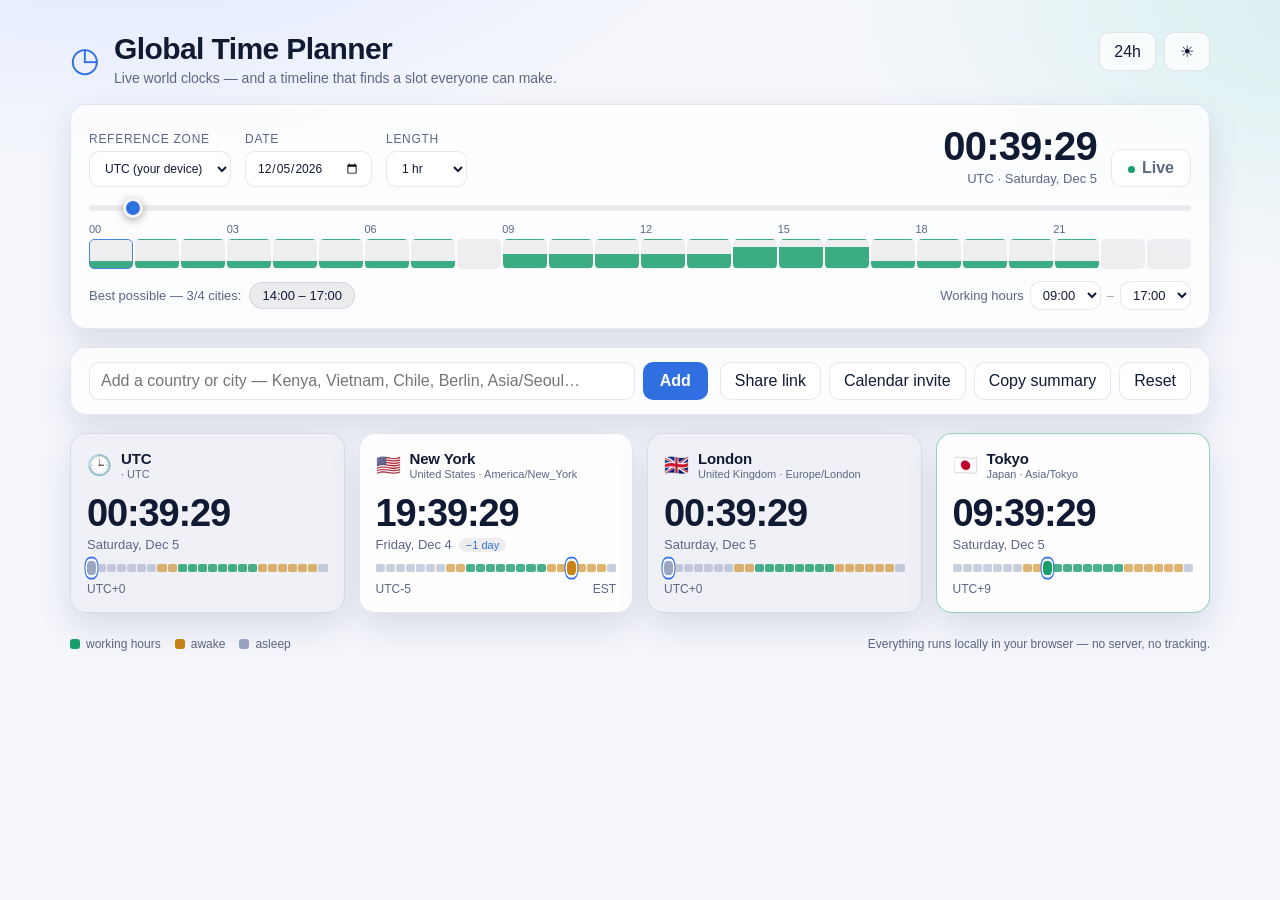
<file: index.html>
<!DOCTYPE html>
<html lang="en">
<head>
    <meta charset="UTF-8">
    <meta name="viewport" content="width=device-width, initial-scale=1.0">
    <title>Global Time Planner</title>
    <meta name="description" content="Live world clocks plus a scrubbable timeline that finds meeting windows everyone can attend.">
    <link rel="icon" href="data:image/svg+xml,%3Csvg xmlns='http://www.w3.org/2000/svg' viewBox='0 0 32 32'%3E%3Ccircle cx='16' cy='16' r='14' fill='%236ea8ff'/%3E%3Cpath d='M16 8v9l6 3' stroke='%2306122b' stroke-width='3' fill='none' stroke-linecap='round'/%3E%3C/svg%3E">
    <link rel="stylesheet" href="style.css">
</head>
<body>
    <div class="app">
        <header class="topbar">
            <div class="brand">
                <span class="brand-mark" aria-hidden="true">◷</span>
                <div>
                    <h1>Global Time Planner</h1>
                    <p class="tagline">Live world clocks &mdash; and a timeline that finds a slot everyone can make.</p>
                </div>
            </div>
            <div class="topbar-actions">
                <button id="formatBtn" class="ghost" type="button" title="Switch between 24-hour and 12-hour time">24h</button>
                <button id="themeBtn" class="ghost" type="button" title="Switch theme" aria-label="Switch theme">☾</button>
            </div>
        </header>

        <section class="panel planner" aria-label="Meeting planner">
            <div class="planner-head">
                <label class="field">
                    <span>Reference zone</span>
                    <select id="refZone"></select>
                </label>
                <label class="field">
                    <span>Date</span>
                    <input type="date" id="planDate">
                </label>
                <label class="field">
                    <span>Length</span>
                    <select id="duration"></select>
                </label>
                <div class="readout">
                    <span class="readout-time" id="planTime">--:--</span>
                    <span class="readout-zone" id="planZoneLabel">&mdash;</span>
                </div>
                <button id="nowBtn" class="primary" type="button">Back to live</button>
            </div>

            <input type="range" id="planSlider" min="0" max="95" step="1" value="36"
                   aria-label="Time of day in the reference zone">

            <div class="overlap">
                <div class="overlap-labels" id="overlapLabels" aria-hidden="true"></div>
                <div class="overlap-strip" id="overlapStrip" role="group" aria-label="Overlap by hour"></div>
                <div class="overlap-foot">
                    <div class="suggestions" id="suggestions"></div>
                    <div class="work-hours">
                        <span>Working hours</span>
                        <select id="workStart" aria-label="Working hours start"></select>
                        <span class="dash">&ndash;</span>
                        <select id="workEnd" aria-label="Working hours end"></select>
                    </div>
                </div>
            </div>
        </section>

        <section class="panel addbar" aria-label="Manage cities">
            <form class="search" id="addForm" autocomplete="off">
                <input type="text" id="zoneInput" list="zoneList" placeholder="Add a country or city — Kenya, Vietnam, Chile, Berlin, Asia/Seoul…" aria-label="Add a country or city">
                <datalist id="zoneList"></datalist>
                <button type="submit" class="primary">Add</button>
            </form>
            <div class="addbar-actions">
                <button id="shareBtn" class="ghost" type="button" title="Copy a link that reopens this exact plan">Share link</button>
                <button id="icsBtn" class="ghost" type="button" title="Download a calendar invite for the selected time">Calendar invite</button>
                <button id="copyBtn" class="ghost" type="button">Copy summary</button>
                <button id="resetBtn" class="ghost" type="button">Reset</button>
            </div>
        </section>

        <div class="clocks" id="clocks"></div>
        <p class="empty" id="emptyState" hidden>No cities yet — add one above, or hit Reset for the defaults.</p>

        <footer class="footer">
            <span class="legend"><i class="swatch work"></i>working hours</span>
            <span class="legend"><i class="swatch awake"></i>awake</span>
            <span class="legend"><i class="swatch sleep"></i>asleep</span>
            <span class="spacer"></span>
            <span>Everything runs locally in your browser &mdash; no server, no tracking.</span>
        </footer>
    </div>

    <div class="toast" id="toast" role="status" aria-live="polite"></div>
    <script src="script.js"></script>
</body>
</html>
</file>
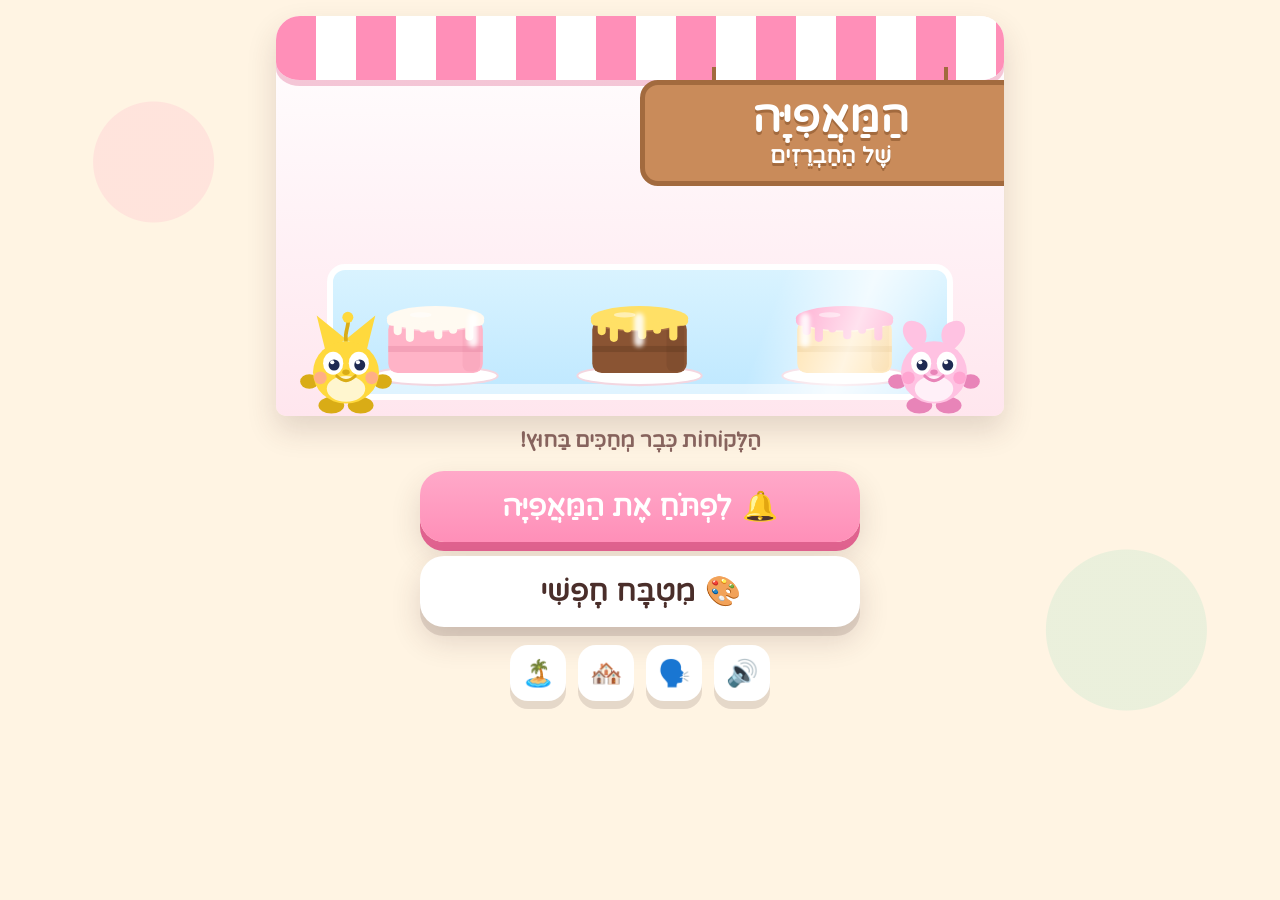
<file: bakery.html>
<!DOCTYPE html>
<html lang="he" dir="rtl">
<head>
    <meta charset="UTF-8">
    <meta name="viewport" content="width=device-width, initial-scale=1.0, maximum-scale=1.0, user-scalable=no">
    <title>המאפייה של החברזים</title>
    <meta name="description" content="משחק לגיל 5-6: חברזים מזמינים עוגות, ואתם מערבבים, אופים, מקשטים ומגישים.">
    <link rel="icon" href="data:image/svg+xml,%3Csvg xmlns='http://www.w3.org/2000/svg' viewBox='0 0 32 32'%3E%3Crect x='5' y='14' width='22' height='13' rx='3' fill='%23ffd9a0'/%3E%3Cellipse cx='16' cy='14' rx='11' ry='4' fill='%23ff9ec9'/%3E%3Ccircle cx='16' cy='8' r='3' fill='%23e8344e'/%3E%3C/svg%3E">
    <link rel="stylesheet" href="bakery.css">
    <meta name="theme-color" content="#ffb3c7">
    <link rel="manifest" href="manifest.json">
</head>
<body>

<main class="app">

    <!-- ------------------------------------------------ חזית המאפייה -->
    <section class="screen is-on" id="sTitle">
        <div class="storefront" aria-hidden="true">
            <div class="awning"></div>
            <div class="sign" id="sign"><span>הַמַּאֲפִיָּה</span><small>שֶׁל הַחַבְרֵזִים</small></div>
            <div class="shopwin">
                <div class="win-cakes" id="winCakes"></div>
                <span class="steam s1"></span><span class="steam s2"></span><span class="steam s3"></span>
            </div>
            <div class="front-friends" id="frontFriends"></div>
        </div>

        <p class="title-stats" id="titleStats"></p>

        <button class="big-btn" id="openBtn" type="button">
            <span aria-hidden="true">🔔</span> לִפְתֹּחַ אֶת הַמַּאֲפִיָּה
        </button>
        <button class="big-btn soft-btn" id="freeBtn" type="button">
            <span aria-hidden="true">🎨</span> מִטְבָּח חָפְשִׁי
        </button>

        <div class="tools">
            <button class="tool" id="soundBtn" type="button" aria-pressed="true" title="צלילים">🔊</button>
            <button class="tool" id="voiceBtn" type="button" aria-pressed="true" title="הקראה">🗣️</button>
            <a class="tool" href="world.html" title="עיר החברזים">🏘️</a>
            <a class="tool" href="game.html" title="אי החברזים">🏝️</a>
        </div>
    </section>

    <!-- ------------------------------------------------ המטבח -->
    <section class="screen" id="sShop">
        <header class="bar">
            <button class="tool" id="homeBtn" type="button" title="חזרה">🏠</button>
            <ol class="steps" id="steps" aria-label="שלבים">
                <li data-step="base">🥣</li>
                <li data-step="bake">🔥</li>
                <li data-step="frost">🎂</li>
                <li data-step="top">🍓</li>
            </ol>
            <span class="purse" id="purse">🪙0</span>
        </header>

        <div class="scene" id="scene">
            <div class="wall" aria-hidden="true">
                <div class="shelf"><span>🥐</span><span>🍞</span><span>🥨</span><span>🧁</span></div>
                <div class="lamp"></div>
                <div class="clock-deco"></div>
            </div>
            <div class="door" id="door" aria-hidden="true"><span class="bell">🔔</span></div>
            <div class="customer" id="customer"></div>
            <div class="bubble" id="bubble" hidden></div>
            <div class="station" id="station"></div>
            <div class="counter" aria-hidden="true"></div>
        </div>

        <p class="line" id="line"></p>
        <div class="tray" id="tray"></div>
    </section>

</main>

<div class="fx" id="fx" aria-hidden="true"></div>

<script src="bakery.js"></script>
<script src="pwa.js"></script>
<script src="parent.js"></script>
</body>
</html>
</file>
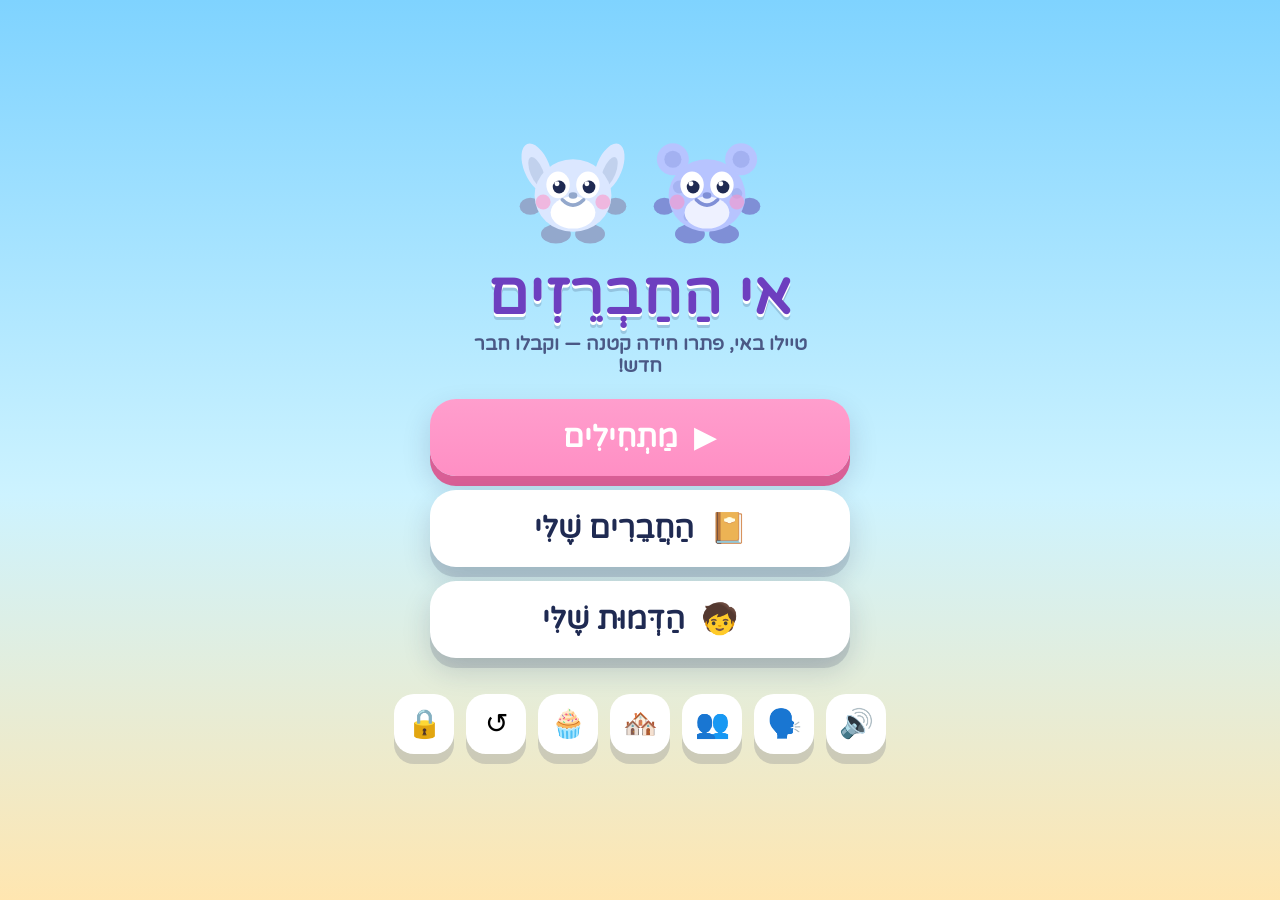
<file: game.html>
<!DOCTYPE html>
<html lang="he" dir="rtl">
<head>
    <meta charset="UTF-8">
    <meta name="viewport" content="width=device-width, initial-scale=1.0, maximum-scale=1.0, user-scalable=no">
    <title>אי החברזים</title>
    <meta name="description" content="משחק ידידותי לגיל 5-6: מטיילים באי, פותרים חידות קטנות ואוספים חברזים חמודים.">
    <link rel="icon" href="data:image/svg+xml,%3Csvg xmlns='http://www.w3.org/2000/svg' viewBox='0 0 32 32'%3E%3Ccircle cx='16' cy='18' r='11' fill='%234ea9ff'/%3E%3Ccircle cx='12' cy='16' r='2.6' fill='%23fff'/%3E%3Ccircle cx='20' cy='16' r='2.6' fill='%23fff'/%3E%3Ccircle cx='12' cy='16' r='1.3' fill='%23102040'/%3E%3Ccircle cx='20' cy='16' r='1.3' fill='%23102040'/%3E%3C/svg%3E">
    <link rel="stylesheet" href="game.css">
    <link rel="manifest" href="manifest.json">
    <meta name="theme-color" content="#7fd3ff">
    <meta name="mobile-web-app-capable" content="yes">
    <meta name="apple-mobile-web-app-capable" content="yes">
    <meta name="apple-mobile-web-app-status-bar-style" content="default">
    <meta name="apple-mobile-web-app-title" content="חברזים">
    <link rel="apple-touch-icon" href="icons/icon-192.png">
</head>
<body>

<div class="sky" aria-hidden="true">
    <span class="cloud c1"></span>
    <span class="cloud c2"></span>
    <span class="cloud c3"></span>
</div>

<main class="game" id="game">

    <!-- ------------------------------------------------ מי משחק -->
    <section class="screen screen-who" id="screenWho">
        <h1 class="who-title">מִי מְשַׂחֵק?</h1>
        <div class="who-grid" id="whoGrid"></div>
        <p class="who-note">כָּל אֶחָד וְהָאִי שֶׁלּוֹ — אוֹסֶף, צְדָפִים וְחֶדֶר מִשֶּׁלּוֹ.</p>
    </section>

    <!-- ------------------------------------------------ מסך פתיחה -->
    <section class="screen screen-title" id="screenTitle">
        <div class="title-art" id="titleArt" aria-hidden="true"></div>
        <h1 class="game-title">אי הַחַבְרֵזִים</h1>
        <p class="game-sub">טיילו באי, פתרו חידה קטנה &mdash; וקבלו חבר חדש!</p>
        <button class="big-btn play-btn" id="playBtn" type="button">
            <span class="btn-emoji" aria-hidden="true">▶</span> מַתְחִילִים
        </button>
        <button class="big-btn ghost-btn" id="albumBtnTitle" type="button">
            <span class="btn-emoji" aria-hidden="true">📔</span> הַחֲבֵרִים שֶׁלִּי
        </button>
        <button class="big-btn install-btn" id="installBtn" type="button" hidden>
            <span class="btn-emoji" aria-hidden="true">📲</span> לְהַתְקִין אֶת הַמִּשְׂחָק
        </button>
        <button class="big-btn ghost-btn" id="heroBtn" type="button">
            <span class="btn-emoji" aria-hidden="true">🧒</span> <span id="heroBtnLabel">הַדְּמוּת שֶׁלִּי</span>
        </button>
        <div class="title-tools">
            <button class="tool" id="soundBtn" type="button" aria-pressed="true" title="צלילים">🔊</button>
            <button class="tool" id="voiceBtn" type="button" aria-pressed="true" title="הקראה">🗣️</button>
            <button class="tool" id="whoBtn" type="button" title="להחליף שחקן">👥</button>
            <a class="tool" href="world.html" title="עיר החברזים">🏘️</a>
            <a class="tool" href="bakery.html" title="המאפייה של החברזים">🧁</a>
            <button class="tool" id="resetBtn" type="button" title="להתחיל מהתחלה">↺</button>
            <button class="tool" type="button" data-parent-lock title="פינת ההורים (לחיצה ארוכה)">🔒</button>
        </div>
    </section>

    <!-- ------------------------------------------------ מפת האי -->
    <section class="screen screen-map" id="screenMap">
        <header class="bar">
            <button class="tool" data-goto="title" type="button" title="חזרה">🏠</button>
            <p class="bar-title">לְאָן נֵלֵךְ?</p>
            <button class="tool" data-goto="album" type="button" title="האלבום שלי">📔</button>
        </header>
        <button class="big-btn room-btn" id="roomBtn" type="button">
            <span class="btn-emoji" aria-hidden="true">🏡</span> הַחֶדֶר שֶׁלִּי
        </button>
        <button class="big-btn shop-btn" id="shopBtn" type="button">
            <span class="btn-emoji" aria-hidden="true">🏪</span> הַחֲנוּת
        </button>
        <button class="big-btn walk-btn" id="walkBtn" type="button">
            <span class="btn-emoji" aria-hidden="true">🚶</span> לָצֵאת לְטִיּוּל
        </button>
        <button class="big-btn dice-btn" id="diceBtn" type="button">
            <span class="btn-emoji" aria-hidden="true">🎲</span> הַפְתִּיעוּ אוֹתִי
        </button>
        <div class="map-grid" id="mapGrid"></div>
        <p class="score-line" id="scoreLine"></p>
        <p class="care-line" id="careLine"></p>
        <p class="bag-line" id="bagLine"></p>
    </section>

    <!-- ------------------------------------------------ מפגש עם חברז -->
    <section class="screen screen-play" id="screenPlay">
        <header class="bar">
            <button class="tool" data-goto="map" type="button" title="חזרה למפה">🗺️</button>
            <p class="bar-title" id="areaName"></p>
            <button class="tool" id="repeatBtn" type="button" title="להגיד שוב">🔁</button>
        </header>

        <div class="stage" id="stage">
            <div class="creature-slot" id="creatureSlot"></div>
            <p class="speech" id="speech"></p>
        </div>

        <div class="puzzle" id="puzzle"></div>

        <div class="catch-zone" id="catchZone" hidden>
            <p class="catch-text">כָּל הַכָּבוֹד! זִרְקוּ אֶת כּוֹכַב הַחֲבֵרוּת</p>
            <button class="star-btn" id="starBtn" type="button" aria-label="לזרוק את הכוכב">⭐</button>
        </div>
    </section>

    <!-- ------------------------------------------------ יצירת הדמות -->
    <section class="screen screen-hero" id="screenHero">
        <header class="bar">
            <button class="tool" data-goto="title" type="button" title="חזרה">🏠</button>
            <p class="bar-title">מִי אַתֶּם?</p>
            <span class="tool tool-ghost" aria-hidden="true"></span>
        </header>

        <div class="hero-preview" id="heroPreview"></div>

        <label class="hero-name">
            <span>הַשֵּׁם שֶׁלִּי</span>
            <input type="text" id="heroName" maxlength="12" autocomplete="off" spellcheck="false">
        </label>

        <div class="hero-pickers" id="heroPickers"></div>

        <button class="big-btn" id="heroDone" type="button">
            <span class="btn-emoji" aria-hidden="true">✔</span> זֶה אֲנִי!
        </button>
    </section>

    <!-- ------------------------------------------------ טיול -->
    <section class="screen screen-walk" id="screenWalk">
        <header class="bar">
            <button class="tool" id="walkHome" type="button" title="הביתה">🏠</button>
            <p class="bar-title" id="walkTitle"></p>
            <span class="tool tool-ghost" id="walkCount"></span>
        </header>

        <div class="walk-scene" id="walkScene">
            <div class="walk-hills" aria-hidden="true"></div>
            <div class="walk-items" id="walkItems"></div>
            <div class="walkers" id="walkers"></div>
            <div class="walk-ground" aria-hidden="true"></div>
        </div>

        <p class="speech walk-speech" id="walkSpeech"></p>
        <div class="walk-end" id="walkEnd"></div>
    </section>

    <!-- ------------------------------------------------ החדר -->
    <section class="screen screen-room" id="screenRoom">
        <header class="bar">
            <button class="tool" data-goto="map" type="button" title="חזרה למפה">🗺️</button>
            <p class="bar-title" id="roomTitle"></p>
            <button class="tool" data-goto="title" type="button" title="הבית">🏠</button>
        </header>

        <div class="room" id="room">
            <div class="room-window" aria-hidden="true"></div>
            <div class="room-furn" id="roomFurn"></div>
            <div class="room-shelf" id="roomShelf"></div>
            <div class="room-floor">
                <div class="room-rug" aria-hidden="true"></div>
                <div class="room-hero" id="roomHero" aria-hidden="true"></div>
            </div>
        </div>

        <p class="panel-q" id="roomHint"></p>
        <div class="tray" id="roomTray"></div>
        <div class="room-walls" id="roomWalls"></div>
    </section>

    <!-- ------------------------------------------------ החנות -->
    <section class="screen screen-shop" id="screenShop">
        <header class="bar">
            <button class="tool" data-goto="map" type="button" title="חזרה למפה">🗺️</button>
            <p class="bar-title">הַחֲנוּת שֶׁל צִדְפּוֹנִי</p>
            <span class="tool tool-ghost purse" id="purse"></span>
        </header>

        <div class="shop-top">
            <div class="shopkeeper" id="shopkeeper"></div>
            <p class="speech" id="shopSpeech"></p>
        </div>

        <div class="shelf" id="shelfWear"></div>
        <div class="shelf" id="shelfDolls"></div>
        <div class="shelf" id="shelfRoom"></div>
        <div class="shelf" id="shelfHair"></div>
    </section>

    <!-- ------------------------------------------------ טיפול בחברז -->
    <section class="screen screen-pet" id="screenPet">
        <header class="bar">
            <button class="tool" data-goto="album" type="button" title="חזרה לחברים">📔</button>
            <p class="bar-title" id="petName"></p>
            <button class="tool" data-goto="map" type="button" title="למפה">🗺️</button>
        </header>

        <div class="pet-stage" id="petStage">
            <div class="creature-slot" id="petSlot"></div>
            <p class="speech" id="petSpeech"></p>
        </div>

        <div class="meters" id="petMeters"></div>
        <div class="care-actions" id="careActions"></div>
        <div class="care-panel" id="carePanel"></div>
    </section>

    <!-- ------------------------------------------------ אלבום -->
    <section class="screen screen-album" id="screenAlbum">
        <header class="bar">
            <button class="tool" data-goto="map" type="button" title="חזרה">🗺️</button>
            <p class="bar-title">הַחֲבֵרִים שֶׁלִּי</p>
            <button class="tool" data-goto="title" type="button" title="הבית">🏠</button>
        </header>
        <div class="album-grid" id="albumGrid"></div>
        <p class="album-note" id="albumNote"></p>
    </section>

</main>

<div class="confetti" id="confetti" aria-hidden="true"></div>
<div class="flying-star" id="flyingStar" aria-hidden="true">⭐</div>

<script src="game.js"></script>
<script>
/* התקנה למסך הבית ועבודה אופליין. נכשל בשקט כשפותחים ישירות מהקובץ
   (file://) או בדפדפן בלי תמיכה — המשחק עצמו לא תלוי בזה בכלום. */
if ('serviceWorker' in navigator && location.protocol.indexOf('http') === 0) {
    window.addEventListener('load', function () {
        navigator.serviceWorker.register('sw.js').catch(function () {});
    });
}
</script>
<script src="parent.js"></script>
</body>
</html>
</file>
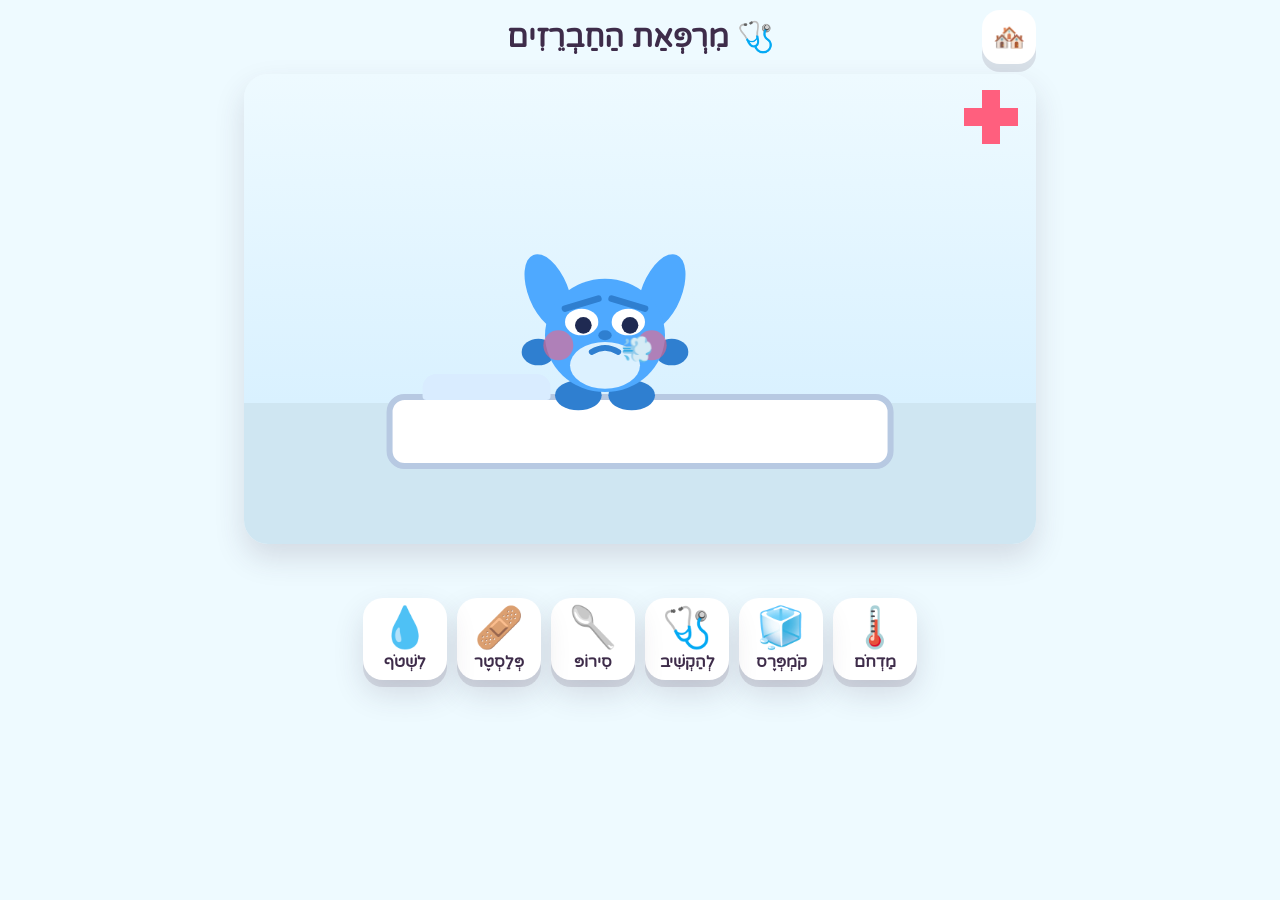
<file: places.html>
<!DOCTYPE html>
<html lang="he" dir="rtl">
<head>
    <meta charset="UTF-8">
    <meta name="viewport" content="width=device-width, initial-scale=1.0, maximum-scale=1.0, user-scalable=no">
    <title>בנייני העיר</title>
    <meta name="description" content="בנייני עיר החברזים: מרפאה, מספרה, גינה, אולם מוזיקה, גלידרייה, סטודיו ציור, בית ספר, כבאים, לונה פארק ובריכה.">
    <link rel="icon" href="data:image/svg+xml,%3Csvg xmlns='http://www.w3.org/2000/svg' viewBox='0 0 32 32'%3E%3Crect x='6' y='13' width='20' height='16' fill='%23ffd9a0'/%3E%3Cpath d='M3 14 L16 4 L29 14 Z' fill='%23ff8fb8'/%3E%3C/svg%3E">
    <link rel="stylesheet" href="places.css">
    <link rel="stylesheet" href="places-more.css">
    <link rel="manifest" href="manifest.json">
</head>
<body>

<main class="app">
    <header class="bar">
        <a class="tool" href="world.html" id="toTown" title="חזרה לעיר">🏘️</a>
        <h1 class="title" id="title"></h1>
        <span class="purse" id="purse"></span>
    </header>

    <section class="stage" id="stage"></section>
    <p class="line" id="line"></p>
    <div class="tray" id="tray"></div>
</main>

<div class="fx" id="fx" aria-hidden="true"></div>

<script src="kit.js"></script>
<script src="places.js"></script>
<script src="places-more.js"></script>
<script src="pwa.js"></script>
<script src="parent.js"></script>
</body>
</html>
</file>
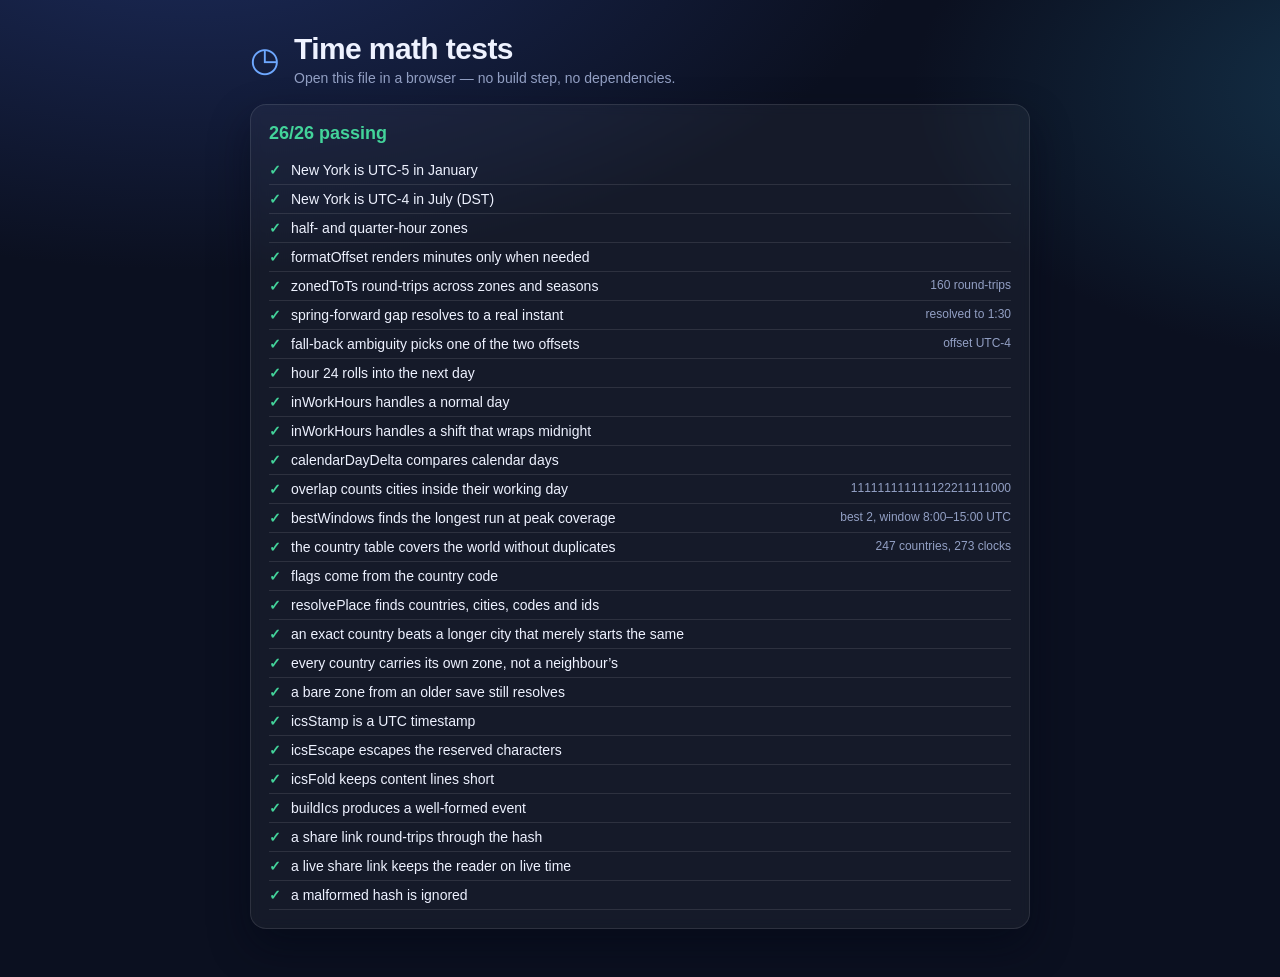
<file: tests.html>
<!DOCTYPE html>
<html lang="en">
<head>
    <meta charset="UTF-8">
    <meta name="viewport" content="width=device-width, initial-scale=1.0">
    <title>Global Time Planner — tests</title>
    <link rel="stylesheet" href="style.css">
    <style>
        .app { max-width: 820px; }
        .case { display: flex; gap: 10px; padding: 6px 0; border-bottom: 1px solid var(--panel-line); font-size: 14px; }
        .case b { font-weight: 600; }
        .pass { color: var(--work); }
        .fail { color: #ff7a7a; }
        .detail { color: var(--muted); font-size: 12px; margin-inline-start: auto; text-align: end; }
        #summary { font-size: 18px; font-weight: 600; margin: 0 0 12px; }
    </style>
</head>
<body>
    <div class="app">
        <header class="topbar">
            <div class="brand">
                <span class="brand-mark" aria-hidden="true">◷</span>
                <div>
                    <h1>Time math tests</h1>
                    <p class="tagline">Open this file in a browser — no build step, no dependencies.</p>
                </div>
            </div>
        </header>
        <section class="panel">
            <p id="summary">Running…</p>
            <div id="results"></div>
        </section>
    </div>

    <!-- script.js exits early when the planner markup is absent, so only its helpers load. -->
    <script src="script.js"></script>
    <script>
        const results = [];

        function check(name, fn) {
            try {
                const detail = fn();
                results.push({ name, ok: true, detail: detail || '' });
            } catch (error) {
                results.push({ name, ok: false, detail: error.message });
            }
        }

        function eq(actual, expected, label) {
            const a = JSON.stringify(actual);
            const e = JSON.stringify(expected);
            if (a !== e) throw new Error(`${label || ''} expected ${e}, got ${a}`);
        }

        function ok(condition, label) {
            if (!condition) throw new Error(label || 'expected true');
        }

        /* ---------- offsets ---------- */

        check('New York is UTC-5 in January', () => {
            eq(offsetMinutes(Date.UTC(2026, 0, 15, 12), 'America/New_York'), -300);
        });

        check('New York is UTC-4 in July (DST)', () => {
            eq(offsetMinutes(Date.UTC(2026, 6, 15, 12), 'America/New_York'), -240);
        });

        check('half- and quarter-hour zones', () => {
            eq(offsetMinutes(Date.UTC(2026, 5, 1), 'Asia/Kolkata'), 330, 'Kolkata');
            eq(offsetMinutes(Date.UTC(2026, 5, 1), 'Asia/Kathmandu'), 345, 'Kathmandu');
            eq(offsetMinutes(Date.UTC(2026, 5, 1), 'Pacific/Marquesas'), -570, 'Marquesas');
        });

        check('formatOffset renders minutes only when needed', () => {
            eq(formatOffset(330), 'UTC+5:30');
            eq(formatOffset(-240), 'UTC-4');
            eq(formatOffset(0), 'UTC+0');
            eq(formatOffset(-570), 'UTC-9:30');
        });

        /* ---------- wall clock <-> instant ---------- */

        check('zonedToTs round-trips across zones and seasons', () => {
            const zones = ['UTC', 'America/New_York', 'America/Sao_Paulo', 'Europe/London',
                'Europe/Berlin', 'Asia/Jerusalem', 'Asia/Kolkata', 'Asia/Tokyo',
                'Australia/Sydney', 'Pacific/Auckland'];
            let count = 0;
            for (const tz of zones) {
                for (const [month, day] of [[1, 15], [4, 20], [7, 15], [10, 20]]) {
                    for (const [hour, minute] of [[0, 0], [9, 30], [13, 45], [23, 15]]) {
                        const ts = zonedToTs(2026, month, day, hour, minute, tz);
                        const p = zonedParts(ts, tz);
                        eq([p.year, p.month, p.day, p.hour, p.minute],
                            [2026, month, day, hour, minute], `${tz} ${month}/${day} ${hour}:${minute}`);
                        count++;
                    }
                }
            }
            return `${count} round-trips`;
        });

        check('spring-forward gap resolves to a real instant', () => {
            // 2026-03-08 02:30 never happens in New York — clocks jump 02:00 -> 03:00.
            const ts = zonedToTs(2026, 3, 8, 2, 30, 'America/New_York');
            const p = zonedParts(ts, 'America/New_York');
            ok(Number.isFinite(ts), 'instant is finite');
            ok(p.hour === 1 || p.hour === 3, `landed on ${p.hour}:${p.minute}, expected 1 or 3`);
            // Re-resolving the resolved time must be stable.
            eq(zonedToTs(p.year, p.month, p.day, p.hour, p.minute, 'America/New_York'), ts, 'stable');
            return `resolved to ${p.hour}:${String(p.minute).padStart(2, '0')}`;
        });

        check('fall-back ambiguity picks one of the two offsets', () => {
            // 2026-11-01 01:30 happens twice in New York.
            const ts = zonedToTs(2026, 11, 1, 1, 30, 'America/New_York');
            const p = zonedParts(ts, 'America/New_York');
            eq([p.hour, p.minute], [1, 30], 'wall clock');
            const off = offsetMinutes(ts, 'America/New_York');
            ok(off === -240 || off === -300, `offset ${off}`);
            return `offset ${formatOffset(off)}`;
        });

        check('hour 24 rolls into the next day', () => {
            const ts = zonedToTs(2026, 8, 18, 24, 0, 'Asia/Jerusalem');
            const p = zonedParts(ts, 'Asia/Jerusalem');
            eq([p.month, p.day, p.hour], [8, 19, 0]);
        });

        /* ---------- working hours ---------- */

        check('inWorkHours handles a normal day', () => {
            state.workStart = 9;
            state.workEnd = 17;
            eq([8, 9, 16, 17].map(inWorkHours), [false, true, true, false]);
        });

        check('inWorkHours handles a shift that wraps midnight', () => {
            state.workStart = 22;
            state.workEnd = 6;
            eq([21, 22, 23, 0, 5, 6].map(inWorkHours), [false, true, true, true, true, false]);
            state.workStart = 9;
            state.workEnd = 17;
        });

        check('calendarDayDelta compares calendar days', () => {
            const a = { year: 2026, month: 8, day: 19 };
            const b = { year: 2026, month: 8, day: 18 };
            eq(calendarDayDelta(a, b), 1);
            eq(calendarDayDelta(b, a), -1);
            eq(calendarDayDelta(b, b), 0);
            eq(calendarDayDelta({ year: 2027, month: 1, day: 1 }, { year: 2026, month: 12, day: 31 }), 1);
        });

        /* ---------- overlap ---------- */

        check('overlap counts cities inside their working day', () => {
            state.places = ['US@America/New_York', 'GB@Europe/London', 'JP@Asia/Tokyo'];
            state.refZone = 'UTC';
            state.workStart = 9;
            state.workEnd = 17;
            state.planTs = Date.UTC(2026, 6, 15, 12); // mid-July, all zones on summer time

            const rows = overlapByHour();
            eq(rows.length, 24);

            const at = hour => rows[hour].count;
            eq(at(0), 1, '00:00 UTC');    // Tokyo 09:00 ✓, London 01:00, NY 20:00
            eq(at(3), 1, '03:00 UTC');    // Tokyo 12:00 ✓, London 04:00, NY 23:00
            eq(at(13), 2, '13:00 UTC');   // London 14:00 ✓, NY 09:00 ✓, Tokyo 22:00
            eq(at(21), 0, '21:00 UTC');   // NY 17:00, London 22:00, Tokyo 06:00 — nobody
            return rows.map(r => r.count).join('');
        });

        check('bestWindows finds the longest run at peak coverage', () => {
            state.places = ['GB@Europe/London', 'DE@Europe/Berlin'];
            state.refZone = 'UTC';
            state.planTs = Date.UTC(2026, 6, 15, 12);
            const { best, windows } = bestWindows(overlapByHour());
            eq(best, 2, 'both cities overlap');
            ok(windows.length >= 1, 'at least one window');
            ok(windows[0].end - windows[0].start >= 3, 'a run of at least 3 hours');
            return `best ${best}, window ${windows[0].start}:00–${windows[0].end}:00 UTC`;
        });

        /* ---------- search ---------- */

        check('the country table covers the world without duplicates', () => {
            const countries = new Set(PLACES.map(p => p.code));
            const ids = PLACES.map(p => p.id);
            ok(countries.size > 200, `only ${countries.size} countries`);
            eq(ids.length, new Set(ids).size, 'ids are unique');
            ok(PLACES.every(p => knownZone(p.tz)), 'every zone is a real IANA id');
            ok(PLACES.every(p => p.city && p.country), 'every place is labelled');
            return `${countries.size} countries, ${PLACES.length} clocks`;
        });

        check('flags come from the country code', () => {
            eq(flagOf('IL'), '\u{1F1EE}\u{1F1F1}');
            eq(flagOf('JP'), '\u{1F1EF}\u{1F1F5}');
            eq(flagOf('BR'), '\u{1F1E7}\u{1F1F7}');
            ok(PLACES.every(p => [...p.flag].length === 2), 'every place has a flag');
        });

        check('resolvePlace finds countries, cities, codes and ids', () => {
            eq(resolvePlace('Japan').tz, 'Asia/Tokyo');
            eq(resolvePlace('vietnam').tz, 'Asia/Ho_Chi_Minh');
            eq(resolvePlace('Kenya').country, 'Kenya');
            eq(resolvePlace('tokyo').tz, 'Asia/Tokyo');
            eq(resolvePlace('Asia/Tokyo').tz, 'Asia/Tokyo');
            eq(resolvePlace('tel aviv').tz, 'Asia/Jerusalem');
            eq(resolvePlace('nyc').tz, 'America/New_York');
            eq(resolvePlace('IL').country, 'Israel');
            eq(resolvePlace(''), null);
            eq(resolvePlace('zzzznotacity'), null);
        });

        check('an exact country beats a longer city that merely starts the same', () => {
            // "Chad" must not land on Chadron-style matches, "Niger" not Nigeria.
            eq(resolvePlace('Chad').country, 'Chad');
            eq(resolvePlace('Niger').country, 'Niger');
            eq(resolvePlace('India').country, 'India');
        });

        check('every country carries its own zone, not a neighbour\u2019s', () => {
            // tzdb groups countries that have shared rules since 1970; a country
            // must still show its own id and city, never the group leader's.
            const of = code => PLACES.find(p => p.code === code);
            eq(of('DE').tz, 'Europe/Berlin', 'Germany');
            eq(of('DK').tz, 'Europe/Copenhagen', 'Denmark');
            eq(of('ZW').tz, 'Africa/Harare', 'Zimbabwe');
            eq(of('ZM').tz, 'Africa/Lusaka', 'Zambia');
            eq(of('AO').tz, 'Africa/Luanda', 'Angola');
            eq(of('YE').tz, 'Asia/Aden', 'Yemen');
            // Two countries on the same rules still keep separate clocks.
            ok(of('ZW').id !== of('ZM').id, 'separate places');
        });

        check('a bare zone from an older save still resolves', () => {
            eq(placeById('Asia/Tokyo').id, 'JP@Asia/Tokyo');
            eq(placeById('America/New_York').id, 'US@America/New_York');
            // A zone with no country row of its own still works, unlabelled.
            const adhoc = placeById('America/Indiana/Vincennes');
            eq(adhoc.tz, 'America/Indiana/Vincennes');
            eq(adhoc.city, 'Vincennes');
            eq(placeById('Not/AZone'), null);
        });

        /* ---------- calendar invite ---------- */

        check('icsStamp is a UTC timestamp', () => {
            eq(icsStamp(Date.UTC(2026, 7, 18, 14, 30, 0)), '20260818T143000Z');
        });

        check('icsEscape escapes the reserved characters', () => {
            eq(icsEscape('a,b;c\\d'), 'a\\,b\\;c\\\\d');
            eq(icsEscape('line1\nline2'), 'line1\\nline2');
        });

        check('icsFold keeps content lines short', () => {
            const folded = icsFold('X'.repeat(200));
            for (const line of folded.split('\r\n')) ok(line.length <= 75, `line of ${line.length}`);
            eq(folded.split('\r\n').slice(1).every(l => l.startsWith(' ')), true, 'continuations indented');
        });

        check('buildIcs produces a well-formed event', () => {
            state.places = ['US@America/New_York', 'JP@Asia/Tokyo'];
            state.planTs = Date.UTC(2026, 7, 18, 14, 0);
            state.duration = 45;
            const ics = buildIcs();
            ok(ics.startsWith('BEGIN:VCALENDAR'), 'starts with VCALENDAR');
            ok(ics.trimEnd().endsWith('END:VCALENDAR'), 'ends with VCALENDAR');
            ok(ics.includes('DTSTART:20260818T140000Z'), 'DTSTART');
            ok(ics.includes('DTEND:20260818T144500Z'), 'DTEND respects the duration');
            ok(ics.includes('\r\n'), 'CRLF line endings');
        });

        /* ---------- share links ---------- */

        check('a share link round-trips through the hash', () => {
            state.places = ['DE@Europe/Berlin', 'JP@Asia/Tokyo'];
            state.refZone = 'Europe/Berlin';
            state.workStart = 8;
            state.workEnd = 16;
            state.hour12 = true;
            state.duration = 90;
            state.live = false;
            state.planTs = Date.UTC(2026, 7, 18, 12, 0);

            const url = buildShareUrl();
            const before = { ...state, places: [...state.places] };

            // Wipe state, then rebuild it from the link alone.
            state.places = [];
            state.refZone = 'UTC';
            state.workStart = 9;
            state.workEnd = 17;
            state.hour12 = false;
            state.duration = 60;
            state.live = true;
            state.planTs = 0;

            location.hash = url.slice(url.indexOf('#') + 1);
            ok(applyHash(), 'hash applied');

            eq(state.places, before.places, 'places');
            eq(state.refZone, before.refZone, 'reference zone');
            eq([state.workStart, state.workEnd], [before.workStart, before.workEnd], 'working hours');
            eq(state.hour12, true, 'clock format');
            eq(state.duration, 90, 'duration');
            eq(state.live, false, 'scrubbed, not live');
            eq(state.planTs, before.planTs, 'moment');
            location.hash = '';
        });

        check('a live share link keeps the reader on live time', () => {
            state.places = ['GB@Europe/London'];
            state.live = true;
            const url = buildShareUrl();
            ok(url.includes('live=1'), 'carries live=1');
            ok(!url.includes('&t='), 'carries no fixed moment');
            location.hash = url.slice(url.indexOf('#') + 1);
            state.live = false;
            applyHash();
            eq(state.live, false, 'applyHash leaves live untouched (init decides)');
            location.hash = '';
        });

        check('a malformed hash is ignored', () => {
            location.hash = 'z=Not/AZone&ref=alsojunk';
            eq(applyHash(), false);
            location.hash = '';
        });

        /* ---------- report ---------- */

        const passed = results.filter(r => r.ok).length;
        const summary = document.getElementById('summary');
        summary.textContent = `${passed}/${results.length} passing`;
        summary.className = passed === results.length ? 'pass' : 'fail';

        const box = document.getElementById('results');
        for (const r of results) {
            const row = document.createElement('div');
            row.className = 'case';
            row.innerHTML = `<b class="${r.ok ? 'pass' : 'fail'}">${r.ok ? '✓' : '✕'}</b>
                             <span>${r.name}</span>
                             <span class="detail"></span>`;
            row.querySelector('.detail').textContent = r.detail;
            box.appendChild(row);
        }

        window.__testResults = { passed, total: results.length, results };
    </script>
</body>
</html>
</file>
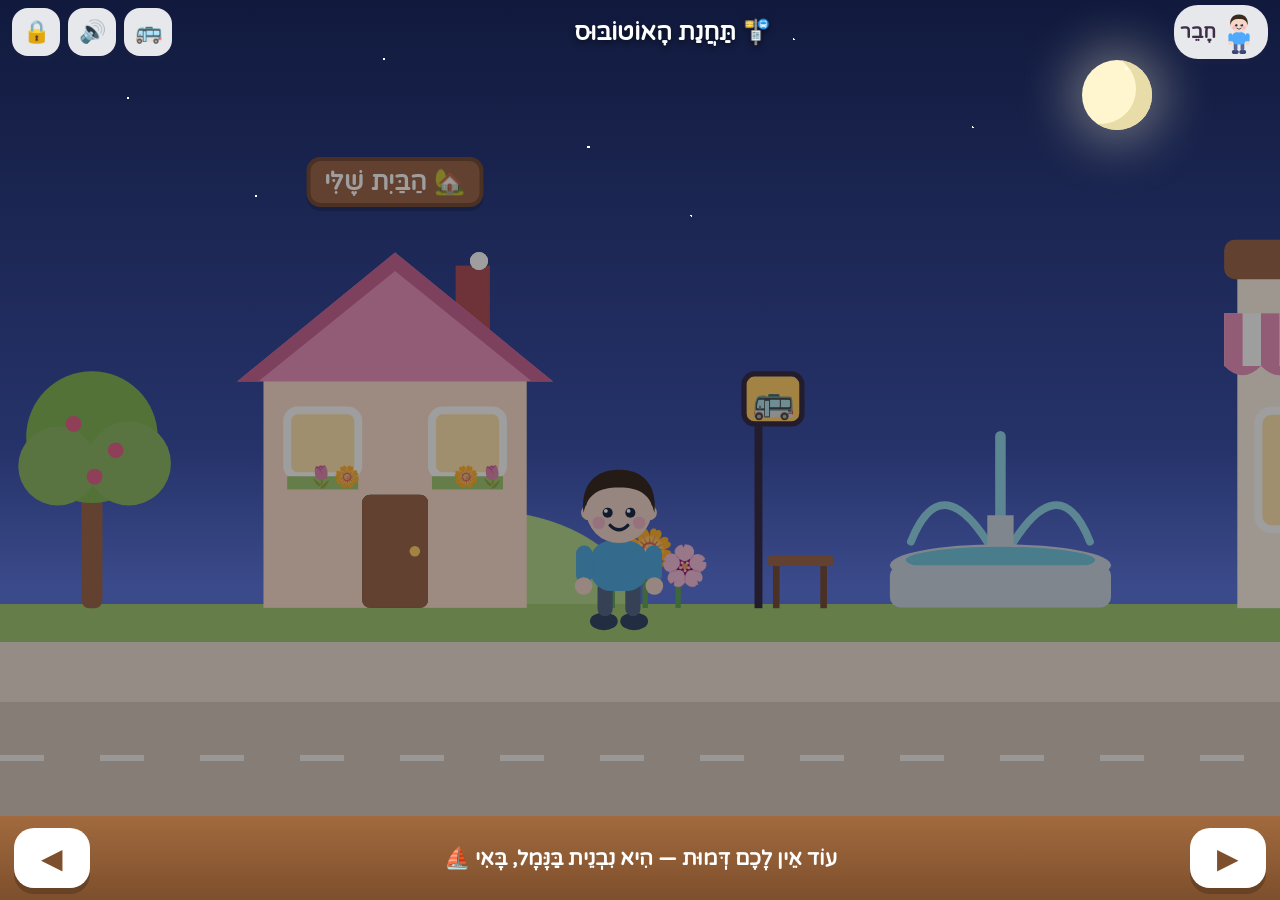
<file: world.html>
<!DOCTYPE html>
<html lang="he" dir="rtl">
<head>
    <meta charset="UTF-8">
    <meta name="viewport" content="width=device-width, initial-scale=1.0, maximum-scale=1.0, user-scalable=no">
    <title>עיר החברזים</title>
    <meta name="description" content="עולם פתוח לגיל 5-6: מטיילים ברחוב, פוגשים חברזים ונכנסים לבניינים — המאפייה, החנות, הבית והנמל לאי.">
    <link rel="icon" href="data:image/svg+xml,%3Csvg xmlns='http://www.w3.org/2000/svg' viewBox='0 0 32 32'%3E%3Crect x='6' y='13' width='20' height='16' fill='%23ffd9a0'/%3E%3Cpath d='M3 14 L16 4 L29 14 Z' fill='%23ff8fb8'/%3E%3Crect x='13' y='20' width='6' height='9' fill='%23a26a3e'/%3E%3C/svg%3E">
    <link rel="stylesheet" href="world.css">
    <link rel="manifest" href="manifest.json">
    <link rel="apple-touch-icon" href="icons/icon-192.png">
    <meta name="theme-color" content="#8fd8ff">
</head>
<body>

<header class="hud">
    <span class="who" id="who"></span>
    <span class="place" id="place"></span>
    <span class="hud-tools">
        <button class="tool" id="busBtn" type="button" title="אוטובוס">🚌</button>
        <button class="tool install" id="installBtn" type="button" hidden title="להתקין את המשחק">📲</button>
        <button class="tool" id="soundBtn" type="button" aria-pressed="true" title="צלילים">🔊</button>
        <button class="tool" id="parentBtn" type="button" data-parent-lock title="פינת ההורים (לחיצה ארוכה)">🔒</button>
    </span>
</header>

<main class="viewport" id="viewport" aria-label="העיר">
    <div class="sky" aria-hidden="true">
        <div class="sun"></div>
        <div class="cloud c1"></div><div class="cloud c2"></div><div class="cloud c3"></div><div class="cloud c4"></div>
    </div>
    <div class="hills" id="hills" aria-hidden="true"></div>
    <div class="world" id="world"></div>
</main>

<nav class="pad" aria-label="הליכה">
    <button class="arrow" id="goLeft" type="button" aria-label="ללכת שמאלה">◀</button>
    <p class="hint" id="hint">לַחֲצוּ אֵיפֹה לָלֶכֶת 👆</p>
    <button class="arrow" id="goRight" type="button" aria-label="ללכת ימינה">▶</button>
</nav>

<div class="fx" id="fx" aria-hidden="true"></div>
<div class="curtain" id="curtain" aria-hidden="true"></div>

<script src="pwa.js"></script>
<script src="kit.js"></script>
<script src="world.js"></script>
<script src="parent.js"></script>
</body>
</html>
</file>
<file: style.css>
/* ------------------------------------------------------------------ *
 * Global Time Planner
 * ------------------------------------------------------------------ */

:root {
    --bg: #0b1020;
    --bg-glow: radial-gradient(1200px 600px at 15% -10%, #1c2b5a 0%, transparent 60%),
               radial-gradient(900px 500px at 110% 10%, #14324a 0%, transparent 55%);
    --panel: rgba(255, 255, 255, 0.045);
    --panel-line: rgba(255, 255, 255, 0.10);
    --card: rgba(255, 255, 255, 0.05);
    --text: #eef2ff;
    --muted: #93a0c4;
    --faint: rgba(255, 255, 255, 0.07);
    --accent: #6ea8ff;
    --accent-ink: #06122b;
    --work: #43d39a;
    --awake: #f2b544;
    --sleep: #4a5680;
    --shadow: 0 18px 40px rgba(3, 7, 20, 0.45);
    --radius: 16px;
}

:root[data-theme="light"] {
    --bg: #f4f6fb;
    --bg-glow: radial-gradient(1000px 500px at 10% -15%, #dbe6ff 0%, transparent 60%),
               radial-gradient(900px 500px at 105% 0%, #d8f0ef 0%, transparent 55%);
    --panel: rgba(255, 255, 255, 0.75);
    --panel-line: rgba(19, 34, 68, 0.10);
    --card: rgba(255, 255, 255, 0.85);
    --text: #101a33;
    --muted: #5b6784;
    --faint: rgba(16, 26, 51, 0.07);
    --accent: #2f6fe0;
    --accent-ink: #ffffff;
    --work: #1a9e6c;
    --awake: #c98213;
    --sleep: #9aa5c2;
    --shadow: 0 14px 32px rgba(24, 40, 80, 0.12);
}

* { box-sizing: border-box; }

body {
    margin: 0;
    min-height: 100vh;
    background: var(--bg-glow), var(--bg);
    background-attachment: fixed;
    color: var(--text);
    font-family: "Inter", -apple-system, BlinkMacSystemFont, "Segoe UI", Roboto, Helvetica, Arial, sans-serif;
    -webkit-font-smoothing: antialiased;
}

.app {
    max-width: 1180px;
    margin: 0 auto;
    padding: 32px 20px 48px;
    display: flex;
    flex-direction: column;
    gap: 18px;
}

/* ---------- top bar ---------- */

.topbar {
    display: flex;
    align-items: flex-start;
    justify-content: space-between;
    gap: 16px;
    flex-wrap: wrap;
}

.brand {
    display: flex;
    align-items: center;
    gap: 14px;
}

.brand-mark {
    font-size: 34px;
    line-height: 1;
    color: var(--accent);
}

h1 {
    margin: 0;
    font-size: clamp(22px, 3.4vw, 30px);
    letter-spacing: -0.02em;
}

.tagline {
    margin: 4px 0 0;
    color: var(--muted);
    font-size: 14px;
}

.topbar-actions {
    display: flex;
    gap: 8px;
}

/* ---------- buttons & fields ---------- */

button {
    font: inherit;
    cursor: pointer;
    border-radius: 10px;
    border: 1px solid transparent;
    transition: background-color .15s ease, border-color .15s ease, transform .1s ease;
}

button:active { transform: translateY(1px); }

.ghost {
    background: var(--panel);
    border-color: var(--panel-line);
    color: var(--text);
    padding: 9px 14px;
    min-width: 46px;
}

.ghost:hover { border-color: var(--accent); }

.primary {
    background: var(--accent);
    color: var(--accent-ink);
    padding: 9px 16px;
    font-weight: 600;
}

.primary:hover { filter: brightness(1.07); }

#nowBtn.is-live {
    background: var(--panel);
    border-color: var(--panel-line);
    color: var(--muted);
    cursor: default;
}

#nowBtn.is-live::before {
    content: "";
    display: inline-block;
    width: 7px;
    height: 7px;
    margin-inline-end: 7px;
    border-radius: 50%;
    background: var(--work);
    animation: pulse 2s ease-in-out infinite;
}

@keyframes pulse { 50% { opacity: .25; } }

input, select {
    font: inherit;
    color: var(--text);
    background: var(--panel);
    border: 1px solid var(--panel-line);
    border-radius: 10px;
    padding: 9px 11px;
}

input:focus-visible, select:focus-visible, button:focus-visible {
    outline: 2px solid var(--accent);
    outline-offset: 2px;
}

select option { color: #101a33; }

/* ---------- panels ---------- */

.panel {
    background: var(--panel);
    border: 1px solid var(--panel-line);
    border-radius: var(--radius);
    padding: 18px;
    box-shadow: var(--shadow);
    backdrop-filter: blur(6px);
}

.planner-head {
    display: flex;
    gap: 14px;
    align-items: flex-end;
    flex-wrap: wrap;
}

.field {
    display: flex;
    flex-direction: column;
    gap: 5px;
    font-size: 12px;
    color: var(--muted);
    text-transform: uppercase;
    letter-spacing: .06em;
}

.readout {
    margin-inline-start: auto;
    text-align: end;
    line-height: 1.15;
}

.readout-time {
    display: block;
    font-size: clamp(28px, 5vw, 40px);
    font-weight: 700;
    font-variant-numeric: tabular-nums;
    letter-spacing: -0.02em;
}

.readout-zone {
    color: var(--muted);
    font-size: 13px;
}

/* ---------- slider ---------- */

#planSlider {
    width: 100%;
    margin: 18px 0 6px;
    padding: 0;
    background: transparent;
    border: 0;
    -webkit-appearance: none;
    appearance: none;
}

#planSlider::-webkit-slider-runnable-track {
    height: 6px;
    border-radius: 999px;
    background: var(--faint);
}

#planSlider::-moz-range-track {
    height: 6px;
    border-radius: 999px;
    background: var(--faint);
}

#planSlider::-webkit-slider-thumb {
    -webkit-appearance: none;
    appearance: none;
    width: 20px;
    height: 20px;
    margin-top: -7px;
    border-radius: 50%;
    background: var(--accent);
    border: 3px solid var(--bg);
    box-shadow: 0 2px 8px rgba(0, 0, 0, .35);
}

#planSlider::-moz-range-thumb {
    width: 16px;
    height: 16px;
    border-radius: 50%;
    background: var(--accent);
    border: 3px solid var(--bg);
}

/* ---------- overlap strip ---------- */

.overlap { margin-top: 6px; }

.overlap-labels {
    display: grid;
    grid-template-columns: repeat(8, 1fr);
    font-size: 11px;
    color: var(--muted);
    font-variant-numeric: tabular-nums;
    margin-bottom: 4px;
}

.overlap-strip {
    display: grid;
    grid-template-columns: repeat(24, 1fr);
    gap: 2px;
}

.ocell {
    --fill: 0;
    height: 30px;
    border: 1px solid transparent;
    border-radius: 5px;
    padding: 0;
    background:
        linear-gradient(to top, var(--work) calc(var(--fill) * 100%), transparent 0),
        var(--faint);
    opacity: .85;
}

.ocell:hover { border-color: var(--accent); opacity: 1; }
.ocell.is-full { box-shadow: inset 0 0 0 1px var(--work); }
.ocell.is-current { border-color: var(--accent); }
.ocell.is-empty { background: var(--faint); }

.overlap-foot {
    display: flex;
    justify-content: space-between;
    align-items: center;
    gap: 14px;
    flex-wrap: wrap;
    margin-top: 12px;
}

.suggestions {
    display: flex;
    align-items: center;
    gap: 8px;
    flex-wrap: wrap;
}

.sug-label {
    color: var(--muted);
    font-size: 13px;
}

.chip {
    background: var(--faint);
    border: 1px solid var(--panel-line);
    color: var(--text);
    border-radius: 999px;
    padding: 5px 12px;
    font-size: 13px;
    font-variant-numeric: tabular-nums;
}

.chip:hover { border-color: var(--accent); }

.chip.is-good {
    background: color-mix(in srgb, var(--work) 22%, transparent);
    border-color: color-mix(in srgb, var(--work) 55%, transparent);
}

.work-hours {
    display: flex;
    align-items: center;
    gap: 6px;
    color: var(--muted);
    font-size: 13px;
}

.work-hours select { padding: 5px 8px; font-size: 13px; }
.work-hours .dash { opacity: .6; }

/* ---------- add bar ---------- */

.addbar {
    display: flex;
    gap: 12px;
    align-items: center;
    flex-wrap: wrap;
    padding: 14px 18px;
}

.search {
    display: flex;
    gap: 8px;
    flex: 1 1 320px;
}

.search input { flex: 1; min-width: 0; }

.addbar-actions { display: flex; gap: 8px; }

/* ---------- clock cards ---------- */

.clocks {
    display: grid;
    grid-template-columns: repeat(auto-fill, minmax(248px, 1fr));
    gap: 14px;
}

.clock-card {
    position: relative;
    background: var(--card);
    border: 1px solid var(--panel-line);
    border-radius: var(--radius);
    padding: 16px;
    box-shadow: var(--shadow);
    transition: border-color .2s ease, transform .2s ease;
}

.clock-card:hover { transform: translateY(-2px); }
.clock-card.is-working { border-color: color-mix(in srgb, var(--work) 45%, transparent); }
.clock-card.is-night { background: color-mix(in srgb, var(--sleep) 14%, var(--card)); }

.remove {
    position: absolute;
    top: 10px;
    inset-inline-end: 10px;
    width: 26px;
    height: 26px;
    line-height: 1;
    font-size: 17px;
    background: transparent;
    color: var(--muted);
    opacity: 0;
    transition: opacity .15s ease, color .15s ease;
}

.clock-card:hover .remove,
.remove:focus-visible { opacity: 1; }
.remove:hover { color: #ff7a7a; }

.card-head {
    display: flex;
    align-items: center;
    gap: 9px;
    padding-inline-end: 26px;
}

.card-emoji { font-size: 20px; }

.card-city {
    margin: 0;
    font-size: 15px;
    font-weight: 600;
    letter-spacing: -0.01em;
}

.card-zone {
    margin: 1px 0 0;
    font-size: 11px;
    color: var(--muted);
    white-space: nowrap;
    overflow: hidden;
    text-overflow: ellipsis;
}

.card-time {
    margin: 12px 0 2px;
    font-size: clamp(30px, 4.4vw, 38px);
    font-weight: 700;
    font-variant-numeric: tabular-nums;
    letter-spacing: -0.03em;
}

.t-suffix {
    font-size: .42em;
    font-weight: 600;
    color: var(--muted);
    margin-inline-start: 5px;
}

.card-date {
    margin: 0 0 12px;
    font-size: 13px;
    color: var(--muted);
    display: flex;
    align-items: center;
    gap: 7px;
}

.d-diff.is-shifted {
    background: var(--faint);
    border-radius: 999px;
    padding: 1px 7px;
    font-size: 11px;
    color: var(--accent);
}

.card-strip {
    display: grid;
    grid-template-columns: repeat(24, 1fr);
    gap: 1px;
    height: 8px;
    margin-bottom: 10px;
}

.cell { border-radius: 2px; background: var(--sleep); opacity: .55; }
.cell.work { background: var(--work); opacity: .8; }
.cell.awake { background: var(--awake); opacity: .6; }
.cell.is-now {
    opacity: 1;
    transform: scaleY(1.75);
    border-radius: 3px;
    box-shadow: 0 0 0 1.5px var(--bg), 0 0 0 2.5px var(--accent);
}

.card-meta {
    margin: 0;
    display: flex;
    justify-content: space-between;
    font-size: 12px;
    color: var(--muted);
    font-variant-numeric: tabular-nums;
}

.empty {
    text-align: center;
    color: var(--muted);
    padding: 30px 0;
}

/* ---------- footer ---------- */

.footer {
    display: flex;
    align-items: center;
    gap: 14px;
    flex-wrap: wrap;
    color: var(--muted);
    font-size: 12px;
    padding-top: 6px;
}

.footer .spacer { flex: 1; }

.legend { display: inline-flex; align-items: center; gap: 6px; }

.swatch {
    width: 10px;
    height: 10px;
    border-radius: 3px;
    display: inline-block;
    background: var(--sleep);
}

.swatch.work { background: var(--work); }
.swatch.awake { background: var(--awake); }

/* ---------- toast ---------- */

.toast {
    position: fixed;
    left: 50%;
    bottom: 26px;
    transform: translate(-50%, 14px);
    background: var(--text);
    color: var(--bg);
    padding: 10px 18px;
    border-radius: 999px;
    font-size: 14px;
    font-weight: 500;
    box-shadow: var(--shadow);
    opacity: 0;
    pointer-events: none;
    transition: opacity .2s ease, transform .2s ease;
}

.toast.is-visible { opacity: 1; transform: translate(-50%, 0); }

/* ---------- scrubbing state ---------- */

body.is-scrubbing .card-time { color: var(--accent); }

@media (max-width: 620px) {
    .app { padding: 20px 14px 36px; }
    .readout { margin-inline-start: 0; text-align: start; width: 100%; }
    .planner-head .field { flex: 1 1 140px; }
}

@media (prefers-reduced-motion: reduce) {
    * { animation: none !important; transition: none !important; }
}
</file>
<file: bakery.css>
@font-face {
    font-family: "Varela Round";
    font-style: normal;
    font-weight: 400;
    font-display: swap;
    src: url([data-uri]) format("woff2");
    unicode-range: U+0307-0308, U+0590-05FF, U+200C-2010, U+20AA, U+25CC, U+FB1D-FB4F;
}

@font-face {
    font-family: "Varela Round";
    font-style: normal;
    font-weight: 400;
    font-display: swap;
    src: url([data-uri]) format("woff2");
    unicode-range: U+0000-00FF, U+0131, U+0152-0153, U+02BB-02BC, U+02C6, U+02DA, U+02DC, U+0304, U+0308, U+0329, U+2000-206F, U+2074, U+20AC, U+2122, U+2191, U+2193, U+2212, U+2215, U+FEFF, U+FFFD;
}

/* ------------------------------------------------------------------ *
 * המאפייה של החברזים
 *
 * כמעט כל התנועה במשחק גרה כאן, ב-CSS: הלקוח שנכנס בהליכה, הבלילה
 * שמסתובבת בקערה, העוגה שתופחת בתנור, הקרם שנוזל. ה-JS רק מדליק
 * מחלקות. רק מסלולי התעופה (תוספות שעפות לעוגה, מטבעות) מחושבים
 * בקוד, כי הם תלויים במיקום האמיתי על המסך.
 * ------------------------------------------------------------------ */

:root {
    --cream: #fff4e3;
    --wall: #ffe6ee;
    --wall-2: #ffd6e4;
    --wood: #c98b5a;
    --wood-dark: #a26a3e;
    --ink: #4a2e2a;
    --ink-soft: #8a6660;
    --pink: #ff8fb8;
    --pink-dark: #e0628f;
    --mint: #6fd6b0;
    --sun: #ffcf4a;
    --card: #ffffff;
    --shadow: 0 8px 0 rgba(74, 46, 42, 0.14);
    --shadow-soft: 0 14px 30px rgba(74, 46, 42, 0.16);
    --r: 24px;
    --bounce: cubic-bezier(.34, 1.56, .64, 1);
}

* { box-sizing: border-box; }

html, body { height: 100%; margin: 0; }

body {
    font-family: "Varela Round", "Rubik", "Arial Rounded MT Bold", "Heebo", system-ui, sans-serif;
    color: var(--ink);
    background: var(--cream);
    background-image:
        radial-gradient(circle at 12% 18%, rgba(255, 143, 184, 0.16) 0 60px, transparent 61px),
        radial-gradient(circle at 88% 70%, rgba(111, 214, 176, 0.14) 0 80px, transparent 81px);
    overflow-x: hidden;
    user-select: none;
    -webkit-tap-highlight-color: transparent;
}

.app {
    max-width: 760px;
    margin: 0 auto;
    padding: 12px 16px 32px;
}

.screen { display: none; }
.screen.is-on { display: block; animation: screen-in .45s var(--bounce) both; }

@keyframes screen-in {
    from { opacity: 0; transform: translateY(18px) scale(.97); }
    to   { opacity: 1; transform: none; }
}

/* ------------------------------------------------ כפתורים */

.big-btn {
    display: flex;
    align-items: center;
    justify-content: center;
    gap: 10px;
    width: min(440px, 100%);
    margin: 0 auto 14px;
    padding: 18px 22px;
    font: inherit;
    font-size: clamp(22px, 6vw, 29px);
    font-weight: 900;
    color: #fff;
    background: linear-gradient(180deg, #ffa9c9, var(--pink));
    border: none;
    border-radius: var(--r);
    box-shadow: 0 9px 0 var(--pink-dark), var(--shadow-soft);
    cursor: pointer;
    transition: transform .12s ease, box-shadow .12s ease;
}

.big-btn:active { transform: translateY(7px); box-shadow: 0 2px 0 var(--pink-dark); }

.soft-btn {
    color: var(--ink);
    background: var(--card);
    box-shadow: 0 9px 0 rgba(74, 46, 42, .14), var(--shadow-soft);
}

.soft-btn:active { box-shadow: 0 2px 0 rgba(74, 46, 42, .14); }

.tool {
    display: grid;
    place-items: center;
    width: 56px;
    height: 56px;
    flex: none;
    font-size: 26px;
    text-decoration: none;
    background: var(--card);
    border: none;
    border-radius: 18px;
    box-shadow: var(--shadow);
    cursor: pointer;
    transition: transform .12s ease;
}

.tool:active { transform: translateY(5px); }
.tool[aria-pressed="false"] { opacity: .45; }

button:focus-visible, a:focus-visible { outline: 4px solid #4ea9ff; outline-offset: 3px; }

.tools { display: flex; justify-content: center; gap: 12px; margin-top: 18px; }

/* ------------------------------------------------------------------ *
 * חזית המאפייה
 * ------------------------------------------------------------------ */

.storefront {
    position: relative;
    height: clamp(300px, 62vw, 400px);
    margin: 4px 0 12px;
    background: linear-gradient(180deg, #fff 0%, var(--wall) 100%);
    border-radius: var(--r) var(--r) 10px 10px;
    box-shadow: var(--shadow-soft);
    overflow: hidden;
}

.awning {
    position: absolute;
    inset: 0 0 auto 0;
    height: 64px;
    background: repeating-linear-gradient(90deg, var(--pink) 0 40px, #fff 40px 80px);
    border-radius: 0 0 24px 24px / 0 0 18px 18px;
    box-shadow: 0 6px 0 rgba(224, 98, 143, .35);
    transform-origin: top center;
    animation: awning 4s ease-in-out infinite;
}

@keyframes awning {
    0%, 100% { transform: scaleY(1); }
    50%      { transform: scaleY(1.06); }
}

.sign {
    position: absolute;
    top: 64px;
    left: 50%;
    display: grid;
    place-items: center;
    width: min(76%, 380px);
    padding: 10px 14px 12px;
    background: var(--wood);
    border: 5px solid var(--wood-dark);
    border-radius: 18px;
    color: #fff;
    text-shadow: 0 3px 0 var(--wood-dark);
    transform-origin: top center;
    animation: swing 3.2s ease-in-out infinite;
}

.sign::before, .sign::after {
    content: "";
    position: absolute;
    top: -18px;
    width: 4px;
    height: 18px;
    background: var(--wood-dark);
}

.sign::before { left: 18%; }
.sign::after  { right: 18%; }

.sign span  { font-size: clamp(28px, 8vw, 44px); font-weight: 900; line-height: 1.1; }
.sign small { font-size: clamp(16px, 4.4vw, 22px); font-weight: 800; }

@keyframes swing {
    0%, 100% { transform: translateX(-50%) rotate(-2.5deg); }
    50%      { transform: translateX(-50%) rotate(2.5deg); }
}

.shopwin {
    position: absolute;
    left: 7%;
    right: 7%;
    bottom: 16px;
    height: 34%;
    background: linear-gradient(180deg, #d9f3ff, #bfe8ff);
    border: 6px solid #fff;
    border-radius: 18px;
    box-shadow: inset 0 -10px 0 rgba(255, 255, 255, .5);
    overflow: hidden;
}

.shopwin::after {           /* ברק שחולף על הזכוכית */
    content: "";
    position: absolute;
    top: -20%;
    bottom: -20%;
    width: 30%;
    background: linear-gradient(90deg, transparent, rgba(255, 255, 255, .7), transparent);
    transform: skewX(-20deg);
    animation: glint 5s ease-in-out infinite;
}

@keyframes glint {
    0%, 60% { left: -40%; }
    100%    { left: 130%; }
}

.win-cakes {
    position: absolute;
    inset: auto 0 6px 0;
    display: flex;
    justify-content: space-around;
    align-items: flex-end;
}

.win-cakes svg { width: 22%; height: auto; }
.win-cakes svg:nth-child(2) { animation: bob 2.4s ease-in-out infinite .3s; }

.steam {
    position: absolute;
    bottom: 38%;
    width: 10px;
    height: 34px;
    border-radius: 10px;
    background: rgba(255, 255, 255, .85);
    filter: blur(2px);
    animation: steam 2.6s ease-in infinite;
}

.s1 { left: 22%; }
.s2 { left: 49%; animation-delay: .9s; }
.s3 { left: 76%; animation-delay: 1.7s; }

@keyframes steam {
    0%   { transform: translateY(10px) scaleX(1); opacity: 0; }
    30%  { opacity: .9; }
    100% { transform: translateY(-46px) scaleX(2.2) rotate(12deg); opacity: 0; }
}

.front-friends {
    position: absolute;
    inset: auto 0 -4px 0;
    display: flex;
    justify-content: space-between;
    padding: 0 2%;
    pointer-events: none;
}

.front-friends svg { width: clamp(70px, 20vw, 110px); height: auto; }
.front-friends svg:first-child { animation: hop 1.9s var(--bounce) infinite; }
.front-friends svg:last-child  { animation: hop 1.9s var(--bounce) infinite .95s; }

@keyframes hop {
    0%, 55%, 100% { transform: translateY(0) scale(1, 1); }
    65%           { transform: translateY(0) scale(1.1, .9); }
    80%           { transform: translateY(-22px) scale(.95, 1.06); }
}

@keyframes bob {
    0%, 100% { transform: translateY(0); }
    50%      { transform: translateY(-8px); }
}

.title-stats {
    margin: 0 0 16px;
    text-align: center;
    font-size: clamp(17px, 4.6vw, 21px);
    font-weight: 800;
    color: var(--ink-soft);
    min-height: 1.3em;
}

/* ------------------------------------------------------------------ *
 * סרגל עליון ושלבים
 * ------------------------------------------------------------------ */

.bar {
    display: flex;
    align-items: center;
    gap: 10px;
    margin-bottom: 10px;
}

.steps {
    flex: 1;
    display: flex;
    justify-content: center;
    gap: 8px;
    margin: 0;
    padding: 0;
    list-style: none;
}

.steps li {
    display: grid;
    place-items: center;
    width: 46px;
    height: 46px;
    font-size: 24px;
    background: rgba(255, 255, 255, .6);
    border-radius: 50%;
    opacity: .45;
    transition: opacity .3s ease, transform .3s var(--bounce), background .3s ease;
}

.steps li.is-done { opacity: .9; background: #d8f7ea; }
.steps li.is-now  { opacity: 1; background: #fff; transform: scale(1.22); box-shadow: 0 5px 0 rgba(74,46,42,.12); animation: nudge 1.4s ease-in-out infinite; }

@keyframes nudge {
    0%, 100% { transform: scale(1.22) translateY(0); }
    50%      { transform: scale(1.22) translateY(-4px); }
}

.purse {
    display: grid;
    place-items: center;
    min-width: 72px;
    height: 56px;
    padding: 0 10px;
    font-size: 20px;
    font-weight: 900;
    background: #fff4c7;
    border-radius: 18px;
    box-shadow: var(--shadow);
    font-variant-numeric: tabular-nums;
}

.purse.is-ping { animation: ping .5s var(--bounce); }

@keyframes ping {
    0%   { transform: scale(1); }
    40%  { transform: scale(1.35) rotate(-6deg); }
    100% { transform: scale(1); }
}

/* ------------------------------------------------------------------ *
 * הסצנה: קיר, דלת, דלפק
 * ------------------------------------------------------------------ */

.scene {
    position: relative;
    height: clamp(400px, 96vw, 500px);
    background: linear-gradient(180deg, var(--wall) 0%, var(--wall-2) 72%);
    border-radius: var(--r);
    box-shadow: var(--shadow-soft);
    overflow: hidden;
}

.wall .shelf {
    position: absolute;
    top: 18px;
    right: 6%;
    display: flex;
    gap: 6px;
    padding: 0 8px 6px;
    font-size: clamp(20px, 5vw, 28px);
    border-bottom: 7px solid var(--wood);
    border-radius: 0 0 4px 4px;
}

.wall .shelf span:nth-child(odd)  { animation: bob 3s ease-in-out infinite; }
.wall .shelf span:nth-child(even) { animation: bob 3s ease-in-out infinite 1.5s; }

.lamp {
    position: absolute;
    top: 0;
    left: 46%;
    width: 4px;
    height: 34px;
    background: var(--wood-dark);
    transform-origin: top center;
    animation: lamp 4s ease-in-out infinite;
}

.lamp::after {
    content: "";
    position: absolute;
    top: 30px;
    left: -18px;
    width: 40px;
    height: 22px;
    background: var(--sun);
    border-radius: 22px 22px 6px 6px;
    box-shadow: 0 18px 40px 16px rgba(255, 207, 74, .35);
}

@keyframes lamp {
    0%, 100% { transform: rotate(-4deg); }
    50%      { transform: rotate(4deg); }
}

.door {
    position: absolute;
    left: 0;
    bottom: 25%;
    width: 13%;
    height: 56%;
    background: linear-gradient(90deg, var(--wood-dark), var(--wood));
    border-radius: 0 16px 0 0;
    transform-origin: left center;
    transition: transform .5s ease;
}

.door.is-open { transform: perspective(400px) rotateY(58deg); }

.bell {
    position: absolute;
    top: -6px;
    right: -14px;
    font-size: 22px;
    transform-origin: top center;
}

.door.is-open .bell { animation: ring .7s ease-in-out 2; }

@keyframes ring {
    0%, 100% { transform: rotate(0); }
    25%      { transform: rotate(-26deg); }
    75%      { transform: rotate(26deg); }
}

.counter {
    position: absolute;
    left: 0;
    right: 0;
    bottom: 0;
    height: 25%;
    background: linear-gradient(180deg, #e3a878 0 12px, var(--wood) 12px);
    box-shadow: 0 -4px 0 rgba(0, 0, 0, .06);
    z-index: 3;
}

/* ------------------------------------------------------------------ *
 * הלקוח: נכנס בהליכה, מחכה, אוכל, יוצא
 * ------------------------------------------------------------------ */

.customer {
    position: absolute;
    left: 3%;
    bottom: 23%;
    width: 32%;
    max-width: 170px;
    z-index: 2;
}

.customer svg { width: 100%; height: auto; display: block; transform-origin: bottom center; }

.customer.is-entering   { animation: walk-in 1.3s ease-out both; }
.customer.is-entering svg { animation: step .32s ease-in-out 4; }
.customer.is-idle svg   { animation: breathe 2.6s ease-in-out infinite; }
.customer.is-hmm svg    { animation: hmm .55s ease-in-out; }
.customer.is-happy svg  { animation: joy .55s var(--bounce) 3; }
.customer.is-eating svg { animation: chomp .28s ease-in-out 6; }
.customer.is-leaving    { animation: walk-out 1.2s ease-in both; }
.customer.is-leaving svg { animation: step .32s ease-in-out 4; }

@keyframes walk-in {
    from { transform: translateX(-140%); }
    to   { transform: translateX(0); }
}

@keyframes walk-out {
    0%   { transform: translateX(0) scaleX(1); }
    12%  { transform: translateX(0) scaleX(-1); }
    100% { transform: translateX(-160%) scaleX(-1); }
}

@keyframes step {
    0%, 100% { transform: translateY(0) rotate(-3deg); }
    50%      { transform: translateY(-10px) rotate(3deg); }
}

@keyframes breathe {
    0%, 100% { transform: scale(1, 1); }
    50%      { transform: scale(1.03, .97); }
}

@keyframes hmm {
    0%, 100% { transform: rotate(0); }
    25%      { transform: rotate(-8deg); }
    75%      { transform: rotate(8deg); }
}

@keyframes joy {
    0%, 100% { transform: translateY(0) scale(1, 1); }
    20%      { transform: translateY(0) scale(1.12, .88); }
    55%      { transform: translateY(-34px) scale(.92, 1.1) rotate(-6deg); }
}

@keyframes chomp {
    0%, 100% { transform: scale(1, 1); }
    50%      { transform: scale(1.08, .9); }
}

/* בועת ההזמנה */

.bubble {
    position: absolute;
    left: 4%;
    top: 4%;
    min-width: 28%;
    max-width: 38%;
    padding: 8px 10px 10px;
    text-align: center;
    background: #fff;
    border-radius: 22px;
    box-shadow: var(--shadow-soft);
    z-index: 4;
    transform-origin: bottom left;
    animation: pop .45s var(--bounce) both;
}

.bubble::after {
    content: "";
    position: absolute;
    bottom: -14px;
    left: 30%;
    border: 9px solid transparent;
    border-top: 14px solid #fff;
}

.bubble[hidden] { display: none; }

.bubble .mini svg { width: 100%; max-width: 96px; height: auto; display: block; margin: 0 auto; }

.bubble .want {
    display: flex;
    flex-direction: column;
    gap: 2px;
    margin-top: 2px;
    font-size: clamp(18px, 4.8vw, 24px);
    line-height: 1.15;
    letter-spacing: 2px;
}

.bubble .want b { font-size: .7em; letter-spacing: 0; color: var(--ink-soft); }

@keyframes pop {
    0%   { transform: scale(0); opacity: 0; }
    100% { transform: scale(1); opacity: 1; }
}

/* ------------------------------------------------------------------ *
 * עמדת העבודה
 * ------------------------------------------------------------------ */

.station {
    position: absolute;
    right: 5%;
    bottom: 15%;
    width: 50%;
    max-width: 280px;
    z-index: 4;
}

/* --- עוגה --- */

.cake-box { position: relative; }
.cake-box svg { width: 100%; height: auto; display: block; overflow: visible; }

.cake-box.is-rising .cake-body { transform-origin: 100px 146px; animation: rise 1s var(--bounce) both; }

@keyframes rise {
    0%   { transform: scaleY(.25); }
    100% { transform: scaleY(1); }
}

.frost-top  { transform-origin: 100px 70px; animation: frost-in .45s var(--bounce) both; }
.drip       { transform-box: fill-box; transform-origin: top center; animation: drip .6s ease-out both; }

@keyframes frost-in {
    from { transform: scale(.1); opacity: 0; }
    to   { transform: scale(1); opacity: 1; }
}

@keyframes drip {
    from { transform: scaleY(0); }
    to   { transform: scaleY(1); }
}

.cake-box.is-wobble svg { animation: jelly .6s var(--bounce); transform-origin: bottom center; }

@keyframes jelly {
    0%, 100% { transform: scale(1, 1); }
    30%      { transform: scale(1.1, .9); }
    60%      { transform: scale(.95, 1.05); }
}

.toppings { position: absolute; inset: 0; pointer-events: none; }

.topping {
    position: absolute;
    font-size: clamp(22px, 6vw, 32px);
    line-height: 1;
    transform: translate(-50%, -75%);
}

.topping.is-landing { animation: land .45s var(--bounce); }

@keyframes land {
    0%   { transform: translate(-50%, -75%) scale(1.5, .6); }
    60%  { transform: translate(-50%, -90%) scale(.9, 1.15); }
    100% { transform: translate(-50%, -75%) scale(1); }
}

/* --- קערת ערבוב --- */

.mix { position: relative; aspect-ratio: 1 / .78; }

.mix .bowl-back, .mix .bowl-front {
    position: absolute;
    left: 6%;
    right: 6%;
}

.mix .batter {
    position: absolute;
    left: 14%;
    right: 14%;
    top: 36%;
    height: 22%;
    border-radius: 50%;
    background: var(--batter, #ffe3a3);
    overflow: hidden;
}

.mix .batter::after {           /* המערבולת בתוך הבלילה */
    content: "";
    position: absolute;
    inset: -60%;
    background: conic-gradient(from 0deg, transparent 0 20%, rgba(255,255,255,.55) 25%, transparent 32% 55%, rgba(255,255,255,.45) 60%, transparent 68%);
    animation: spin 1s linear infinite;
    animation-play-state: paused;
}

.mix.is-mixing .batter::after { animation-play-state: running; }

.mix .bowl-front {
    top: 44%;
    bottom: 0;
    background: linear-gradient(180deg, #bfe4ff, #8cc6f0);
    border-radius: 0 0 50% 50% / 0 0 80% 80%;
    box-shadow: inset 0 -12px 0 rgba(0, 0, 0, .08);
}

.mix .bowl-back {
    top: 30%;
    height: 32%;
    background: #a9d6f7;
    border-radius: 50%;
}

.whisk {
    position: absolute;
    left: 40%;
    top: -8%;
    width: 22%;
    transform-origin: 50% 90%;
    animation: whisk .36s ease-in-out infinite alternate;
    animation-play-state: paused;
    z-index: 2;
}

.mix.is-mixing .whisk { animation-play-state: running; }

@keyframes whisk {
    from { transform: translateX(-60%) rotate(-24deg); }
    to   { transform: translateX(60%) rotate(24deg); }
}

@keyframes spin { to { transform: rotate(360deg); } }

.splash {
    position: absolute;
    width: 10px;
    height: 10px;
    border-radius: 50%;
    background: var(--batter, #ffe3a3);
    animation: splash .6s ease-out forwards;
    z-index: 3;
}

@keyframes splash {
    0%   { transform: translate(0, 0) scale(1); opacity: 1; }
    100% { transform: translate(var(--dx), var(--dy)) scale(.3); opacity: 0; }
}

/* --- תנור --- */

.oven {
    position: relative;
    aspect-ratio: 1 / .92;
    padding: 12% 9% 9%;
    background: linear-gradient(180deg, #f2f4fa, #d7dcea);
    border-radius: 22px;
    box-shadow: inset 0 -10px 0 rgba(0,0,0,.08), 0 8px 0 rgba(74,46,42,.12);
}

.knobs { position: absolute; top: 3%; left: 0; right: 0; display: flex; justify-content: center; gap: 12%; }

.knob {
    width: 11%;
    aspect-ratio: 1;
    border-radius: 50%;
    background: #5b6b8f;
    position: relative;
}

.knob::after {
    content: "";
    position: absolute;
    top: 10%;
    left: 46%;
    width: 8%;
    height: 42%;
    background: #fff;
    border-radius: 3px;
}

.oven.is-baking .knob { animation: knob .8s ease-out forwards; }

@keyframes knob { to { transform: rotate(160deg); } }

.oven-win {
    position: relative;
    height: 100%;
    background: #2b2f45;
    border: 6px solid #9aa4bf;
    border-radius: 16px;
    overflow: hidden;
    transition: background .6s ease;
}

.oven.is-baking .oven-win {
    background: radial-gradient(circle at 50% 80%, #ffb14a 0%, #ff6d3a 45%, #6a2b24 100%);
    animation: glow 1s ease-in-out infinite alternate;
}

@keyframes glow {
    from { filter: brightness(1); }
    to   { filter: brightness(1.25); }
}

.oven-win .pan {
    position: absolute;
    left: 50%;
    bottom: 10%;
    width: 72%;
    transform: translateX(-50%);
}

.oven-win .pan svg { width: 100%; height: auto; display: block; }

.pan-outside {
    position: absolute;
    right: -4%;
    bottom: -12%;
    width: 58%;
    z-index: 5;
    animation: pop .4s var(--bounce) both;
}

.pan-outside.is-going-in { animation: slide-in .7s ease-in forwards; }

@keyframes slide-in {
    to { transform: translate(-42%, -58%) scale(.8); opacity: 0; }
}

.timer {
    position: absolute;
    top: -14%;
    left: 50%;
    width: 22%;
    aspect-ratio: 1;
    transform: translateX(-50%);
    border-radius: 50%;
    background: conic-gradient(var(--sun) calc(var(--t, 0) * 1%), #fff 0);
    box-shadow: 0 0 0 4px #fff, 0 4px 10px rgba(0,0,0,.15);
    z-index: 6;
}

.heat {
    position: absolute;
    top: -18%;
    width: 8%;
    height: 22%;
    border-left: 4px solid rgba(255, 140, 80, .7);
    border-radius: 50%;
    animation: heat 1s ease-in-out infinite;
    opacity: 0;
}

.oven.is-baking .heat { opacity: 1; }
.heat.h1 { left: 20%; }
.heat.h2 { left: 72%; animation-delay: .5s; }

@keyframes heat {
    0%   { transform: translateY(8px) scaleX(1); opacity: 0; }
    50%  { opacity: .9; }
    100% { transform: translateY(-16px) scaleX(-1); opacity: 0; }
}

.ding {
    position: absolute;
    top: -28%;
    left: 50%;
    font-size: clamp(30px, 8vw, 44px);
    transform: translateX(-50%);
    animation: ding .9s var(--bounce) both;
    z-index: 7;
}

@keyframes ding {
    0%   { transform: translateX(-50%) scale(0) rotate(-30deg); }
    60%  { transform: translateX(-50%) scale(1.4) rotate(10deg); }
    100% { transform: translateX(-50%) scale(1) rotate(0); }
}

/* ------------------------------------------------------------------ *
 * שורת טקסט והמגש התחתון
 * ------------------------------------------------------------------ */

.line {
    margin: 12px 0 10px;
    min-height: 1.4em;
    text-align: center;
    font-size: clamp(18px, 4.8vw, 23px);
    font-weight: 900;
}

.line.is-new { animation: pop .35s var(--bounce); }

.tray {
    display: flex;
    flex-wrap: wrap;
    justify-content: center;
    gap: 12px;
    min-height: 110px;
}

.pick {
    position: relative;
    display: grid;
    justify-items: center;
    gap: 2px;
    min-width: 96px;
    padding: 10px 10px 8px;
    font: inherit;
    background: var(--card);
    border: none;
    border-radius: 22px;
    box-shadow: 0 8px 0 rgba(74, 46, 42, .13), var(--shadow-soft);
    cursor: pointer;
    animation: tray-in .45s var(--bounce) both;
    transition: transform .12s ease, box-shadow .12s ease;
}

.pick:nth-child(2) { animation-delay: .07s; }
.pick:nth-child(3) { animation-delay: .14s; }
.pick:nth-child(4) { animation-delay: .21s; }
.pick:nth-child(5) { animation-delay: .28s; }

@keyframes tray-in {
    from { transform: translateY(40px) scale(.6); opacity: 0; }
    to   { transform: none; opacity: 1; }
}

.pick:active { transform: translateY(6px); box-shadow: 0 2px 0 rgba(74, 46, 42, .13); }

.pick .ico { font-size: clamp(34px, 9vw, 44px); line-height: 1.1; }
.pick .lbl { font-size: clamp(14px, 3.8vw, 17px); font-weight: 800; }
.pick svg  { width: 70px; height: auto; }

.pick.is-no   { animation: no .5s ease; }
.pick.is-hint { animation: hint 1.1s ease-in-out infinite; box-shadow: 0 0 0 5px var(--sun), 0 8px 0 rgba(74,46,42,.13); }

@keyframes no {
    0%, 100% { transform: translateX(0); }
    20%      { transform: translateX(-10px) rotate(-4deg); }
    60%      { transform: translateX(10px) rotate(4deg); }
}

@keyframes hint {
    0%, 100% { transform: scale(1); }
    50%      { transform: scale(1.08); }
}

.pot {
    width: 58px;
    height: 58px;
    border-radius: 14px 14px 22px 22px;
    background: var(--c);
    box-shadow: inset 0 -8px 0 rgba(0,0,0,.08), inset 0 6px 0 rgba(255,255,255,.4);
    position: relative;
}

.pot::before {
    content: "";
    position: absolute;
    top: -8px;
    left: 6px;
    right: 6px;
    height: 14px;
    border-radius: 50%;
    background: var(--c);
    filter: brightness(1.08);
}

.count-badge {
    position: absolute;
    top: -10px;
    left: -8px;
    min-width: 30px;
    height: 30px;
    padding: 0 6px;
    display: grid;
    place-items: center;
    font-size: 16px;
    font-weight: 900;
    color: #fff;
    background: var(--pink);
    border-radius: 15px;
    box-shadow: 0 3px 0 var(--pink-dark);
}

.go-btn { width: min(360px, 100%); margin: 0; }

/* ------------------------------------------------------------------ *
 * אפקטים שעפים מעל הכל
 * ------------------------------------------------------------------ */

.fx { position: fixed; inset: 0; pointer-events: none; z-index: 50; overflow: hidden; }

.fly {
    position: fixed;
    left: 0;
    top: 0;
    font-size: clamp(26px, 7vw, 36px);
    line-height: 1;
    will-change: transform;
}

.heart {
    position: fixed;
    font-size: 28px;
    animation: heart 1.4s ease-out forwards;
}

@keyframes heart {
    0%   { transform: translate(0, 0) scale(.3); opacity: 0; }
    20%  { opacity: 1; transform: translate(calc(var(--dx) * .3), -20px) scale(1.1); }
    100% { transform: translate(var(--dx), -140px) scale(.8); opacity: 0; }
}

.spark {
    position: fixed;
    width: 10px;
    height: 10px;
    border-radius: 3px;
    background: var(--c);
    animation: spark .8s ease-out forwards;
}

@keyframes spark {
    0%   { transform: translate(0, 0) rotate(0) scale(1); opacity: 1; }
    100% { transform: translate(var(--dx), var(--dy)) rotate(360deg) scale(.2); opacity: 0; }
}

.crumb {
    position: fixed;
    width: 8px;
    height: 8px;
    border-radius: 2px;
    background: var(--c);
    animation: crumb .9s ease-in forwards;
}

@keyframes crumb {
    0%   { transform: translate(0, 0) rotate(0); opacity: 1; }
    100% { transform: translate(var(--dx), 120px) rotate(200deg); opacity: 0; }
}

@media (prefers-reduced-motion: reduce) {
    *, *::before, *::after {
        animation-duration: .01ms !important;
        animation-iteration-count: 1 !important;
        transition-duration: .01ms !important;
    }
}
</file>
<file: game.css>
/* ------------------------------------------------------------------ *
 * Varela Round, מוטמע בקובץ.
 *
 * הגופן היה נטען מגוגל, כלומר קריאת רשת אחת החוצה בכל פתיחה. במשחק
 * לילדים עדיף בלי: ככה אין שום בקשה לשרת זר, והוא עובד זהה גם אופליין.
 * שני תת-קבצים בלבד — עברית ולטינית (לספרות). 30KB יחד.
 * ------------------------------------------------------------------ */

@font-face {
    font-family: "Varela Round";
    font-style: normal;
    font-weight: 400;
    font-display: swap;
    src: url([data-uri]) format("woff2");
    unicode-range: U+0307-0308, U+0590-05FF, U+200C-2010, U+20AA, U+25CC, U+FB1D-FB4F;
}

@font-face {
    font-family: "Varela Round";
    font-style: normal;
    font-weight: 400;
    font-display: swap;
    src: url([data-uri]) format("woff2");
    unicode-range: U+0000-00FF, U+0131, U+0152-0153, U+02BB-02BC, U+02C6, U+02DA, U+02DC, U+0304, U+0308, U+0329, U+2000-206F, U+2074, U+20AC, U+2122, U+2191, U+2193, U+2212, U+2215, U+FEFF, U+FFFD;
}

/* ------------------------------------------------------------------ *
 * אי החברזים - משחק איסוף חברים לגיל 5-6
 * עיצוב: כפתורים ענקיים, ניגודיות גבוהה, בלי טיימרים ובלי הפסדים.
 * ------------------------------------------------------------------ */

:root {
    --sky-top: #7fd3ff;
    --sky-bottom: #cdf3ff;
    --sand: #ffe6b0;
    --ink: #1f2a52;
    --ink-soft: #4a5885;
    --card: #ffffff;
    --pink: #ff8fc4;
    --purple: #a97bff;
    --mint: #4fd6b0;
    --sun: #ffcc3d;
    --coral: #ff7a59;
    --shadow: 0 10px 0 rgba(31, 42, 82, 0.16);
    --shadow-soft: 0 12px 28px rgba(31, 42, 82, 0.18);
    --radius: 26px;
}

* { box-sizing: border-box; }

html, body {
    height: 100%;
    margin: 0;
}

body {
    font-family: "Varela Round", "Rubik", "Arial Rounded MT Bold", "Heebo", system-ui, sans-serif;
    color: var(--ink);
    background: linear-gradient(180deg, var(--sky-top) 0%, var(--sky-bottom) 55%, var(--sand) 100%);
    background-attachment: fixed;
    overflow-x: hidden;
    -webkit-tap-highlight-color: transparent;
    user-select: none;
}

/* ------------------------------------------------ עננים ברקע */

.sky {
    position: fixed;
    inset: 0;
    pointer-events: none;
    overflow: hidden;
    z-index: 0;
}

.cloud {
    position: absolute;
    width: 160px;
    height: 54px;
    background: rgba(255, 255, 255, 0.85);
    border-radius: 60px;
    filter: blur(0.4px);
    animation: drift 60s linear infinite;
}

.cloud::before,
.cloud::after {
    content: "";
    position: absolute;
    background: inherit;
    border-radius: 50%;
}

.cloud::before { width: 70px; height: 70px; top: -30px; left: 26px; }
.cloud::after  { width: 52px; height: 52px; top: -22px; left: 84px; }

.c1 { top: 8%;  left: -20%; animation-duration: 70s; }
.c2 { top: 26%; left: -35%; animation-duration: 95s; transform: scale(0.7); }
.c3 { top: 46%; left: -55%; animation-duration: 120s; transform: scale(1.15); opacity: 0.7; }

@keyframes drift {
    from { transform: translateX(0) scale(var(--s, 1)); }
    to   { transform: translateX(150vw) scale(var(--s, 1)); }
}

/* ------------------------------------------------ שלד המסכים */

.game {
    position: relative;
    z-index: 1;
    max-width: 820px;
    margin: 0 auto;
    padding: 14px 16px 40px;
    min-height: 100%;
}

.screen { display: none; }
.screen.is-on { display: block; animation: pop-in 0.35s ease both; }

@keyframes pop-in {
    from { opacity: 0; transform: translateY(14px) scale(0.98); }
    to   { opacity: 1; transform: none; }
}

.bar {
    display: flex;
    align-items: center;
    justify-content: space-between;
    gap: 10px;
    margin-bottom: 14px;
}

.bar-title {
    margin: 0;
    flex: 1;
    text-align: center;
    font-size: clamp(20px, 5vw, 28px);
    font-weight: 800;
    text-shadow: 0 2px 0 rgba(255, 255, 255, 0.7);
}

.tool {
    width: 60px;
    height: 60px;
    flex: none;
    font-size: 28px;
    line-height: 1;
    border: none;
    border-radius: 20px;
    background: var(--card);
    box-shadow: var(--shadow);
    cursor: pointer;
    transition: transform 0.12s ease, box-shadow 0.12s ease, opacity 0.2s ease;
}

.tool:active {
    transform: translateY(6px);
    box-shadow: 0 4px 0 rgba(31, 42, 82, 0.16);
}

.tool[aria-pressed="false"] { opacity: 0.45; }

/* ------------------------------------------------ מסך פתיחה */

.screen-title {
    text-align: center;
    padding-top: 8px;
}

.screen-title.is-on {
    display: flex;
    flex-direction: column;
    justify-content: center;
    min-height: calc(100vh - 60px);
}

.title-art {
    display: flex;
    justify-content: center;
    gap: 6px;
    margin-bottom: 4px;
}

.title-art svg {
    width: clamp(84px, 22vw, 128px);
    height: auto;
    animation: bob 2.4s ease-in-out infinite;
}

.title-art svg:nth-child(2) { animation-delay: 0.4s; }
.title-art svg:nth-child(3) { animation-delay: 0.8s; }

@keyframes bob {
    0%, 100% { transform: translateY(0) rotate(-2deg); }
    50%      { transform: translateY(-12px) rotate(2deg); }
}

.game-title {
    margin: 6px 0 2px;
    font-size: clamp(34px, 9vw, 58px);
    font-weight: 900;
    letter-spacing: 1px;
    color: #6d3fbf;
    text-shadow: 0 3px 0 #fff, 0 6px 0 rgba(31, 42, 82, 0.18);
}

.game-sub {
    margin: 0 auto 22px;
    max-width: 30ch;
    font-size: clamp(15px, 4vw, 19px);
    font-weight: 600;
    color: var(--ink-soft);
}

.big-btn {
    display: block;
    width: min(420px, 100%);
    margin: 0 auto 14px;
    padding: 20px 24px;
    font: inherit;
    font-size: clamp(22px, 6vw, 30px);
    font-weight: 900;
    color: #fff;
    background: linear-gradient(180deg, #ff9ecd, var(--pink));
    border: none;
    border-radius: var(--radius);
    box-shadow: 0 10px 0 #d95f96, var(--shadow-soft);
    cursor: pointer;
    transition: transform 0.12s ease, box-shadow 0.12s ease;
}

.big-btn:active {
    transform: translateY(8px);
    box-shadow: 0 2px 0 #d95f96;
}

.btn-emoji { margin-inline-end: 8px; }

.ghost-btn {
    color: var(--ink);
    background: var(--card);
    box-shadow: 0 10px 0 rgba(31, 42, 82, 0.15), var(--shadow-soft);
}

.ghost-btn:active { box-shadow: 0 2px 0 rgba(31, 42, 82, 0.15); }

.title-tools {
    display: flex;
    justify-content: center;
    gap: 12px;
    margin-top: 22px;
}

/* ------------------------------------------------ מפת האי */

.map-grid {
    display: grid;
    grid-template-columns: repeat(auto-fit, minmax(160px, 1fr));
    gap: 14px;
}

.area-card {
    position: relative;
    padding: 18px 14px 16px;
    font: inherit;
    text-align: center;
    background: var(--card);
    border: none;
    border-radius: var(--radius);
    box-shadow: 0 10px 0 rgba(31, 42, 82, 0.14), var(--shadow-soft);
    cursor: pointer;
    transition: transform 0.12s ease, box-shadow 0.12s ease;
}

.area-card:active {
    transform: translateY(8px);
    box-shadow: 0 2px 0 rgba(31, 42, 82, 0.14);
}

.area-card .area-emoji {
    display: block;
    font-size: clamp(46px, 12vw, 66px);
    line-height: 1.1;
}

.area-card .area-label {
    display: block;
    margin-top: 6px;
    font-size: clamp(19px, 5vw, 24px);
    font-weight: 800;
}

.area-card .area-dots {
    display: flex;
    justify-content: center;
    gap: 6px;
    margin-top: 10px;
    font-size: 20px;
    line-height: 1;
}

.area-card.is-locked {
    filter: grayscale(0.7);
    opacity: 0.7;
}

.area-card.is-done { outline: 4px solid var(--mint); outline-offset: -4px; }

.area-card .lock-hint {
    display: block;
    margin-top: 8px;
    font-size: 14px;
    font-weight: 700;
    color: var(--ink-soft);
}

.score-line {
    margin: 20px 0 0;
    text-align: center;
    font-size: clamp(18px, 5vw, 22px);
    font-weight: 800;
    color: var(--ink);
    text-shadow: 0 2px 0 rgba(255, 255, 255, 0.7);
}

/* ------------------------------------------------ במה ומפגש */

.stage {
    position: relative;
    display: flex;
    flex-direction: column;
    align-items: center;
    padding: 10px 0 0;
}

.creature-slot svg {
    width: clamp(150px, 40vw, 210px);
    height: auto;
    animation: bob 2.2s ease-in-out infinite;
}

.creature-slot.is-happy svg { animation: cheer 0.55s ease 3; }
.creature-slot.is-shy svg   { animation: wobble 0.5s ease; }
.creature-slot.is-caught svg { animation: caught 0.9s ease forwards; }

@keyframes cheer {
    0%, 100% { transform: translateY(0) rotate(0); }
    30%      { transform: translateY(-26px) rotate(-8deg); }
    60%      { transform: translateY(-8px) rotate(8deg); }
}

@keyframes wobble {
    0%, 100% { transform: translateX(0); }
    25%      { transform: translateX(-12px) rotate(-4deg); }
    75%      { transform: translateX(12px) rotate(4deg); }
}

@keyframes caught {
    0%   { transform: scale(1); opacity: 1; }
    45%  { transform: scale(1.15) rotate(6deg); }
    100% { transform: scale(0.1) translateY(-40px); opacity: 0; }
}

.speech {
    position: relative;
    max-width: 26ch;
    margin: 10px 0 0;
    padding: 14px 18px;
    text-align: center;
    font-size: clamp(18px, 4.6vw, 24px);
    font-weight: 800;
    background: var(--card);
    border-radius: 22px;
    box-shadow: var(--shadow-soft);
    min-height: 1em;
}

.speech::after {
    content: "";
    position: absolute;
    top: -12px;
    left: 50%;
    margin-inline-start: -10px;
    border: 10px solid transparent;
    border-bottom-color: var(--card);
}

.speech:empty { display: none; }

/* ------------------------------------------------ חידות */

.puzzle {
    margin-top: 18px;
    text-align: center;
}

.puzzle-q {
    margin: 0 0 14px;
    font-size: clamp(20px, 5vw, 26px);
    font-weight: 900;
    text-shadow: 0 2px 0 rgba(255, 255, 255, 0.75);
}

.items {
    display: flex;
    flex-wrap: wrap;
    justify-content: center;
    align-items: center;
    gap: 10px 16px;
    min-height: 90px;
    margin-bottom: 18px;
    padding: 14px;
    background: rgba(255, 255, 255, 0.55);
    border-radius: var(--radius);
}

.item {
    font-size: clamp(38px, 10vw, 54px);
    line-height: 1;
    animation: pop-in 0.3s ease both;
}

.choices {
    display: flex;
    flex-wrap: wrap;
    justify-content: center;
    gap: 14px;
}

.choice {
    display: grid;
    place-items: center;
    min-width: 96px;
    min-height: 96px;
    padding: 10px 16px;
    font: inherit;
    font-size: clamp(34px, 9vw, 48px);
    font-weight: 900;
    background: var(--card);
    border: none;
    border-radius: 24px;
    box-shadow: 0 8px 0 rgba(31, 42, 82, 0.15), var(--shadow-soft);
    cursor: pointer;
    transition: transform 0.12s ease, box-shadow 0.12s ease;
}

.choice:active {
    transform: translateY(6px);
    box-shadow: 0 2px 0 rgba(31, 42, 82, 0.15);
}

.choice.is-wrong { animation: wobble 0.45s ease; opacity: 0.5; }
.choice.is-right { animation: cheer 0.5s ease; outline: 6px solid var(--mint); outline-offset: -6px; }

.choice[disabled] { cursor: default; }

.swatch {
    width: 62px;
    height: 62px;
    border-radius: 50%;
    box-shadow: inset 0 -8px 0 rgba(0, 0, 0, 0.12);
}

.shape-ico { width: 62px; height: 62px; display: block; }

/* ------------------------------------------------ תפיסה */

.catch-zone {
    margin-top: 22px;
    text-align: center;
    animation: pop-in 0.35s ease both;
}

.catch-text {
    margin: 0 0 12px;
    font-size: clamp(19px, 5vw, 24px);
    font-weight: 900;
    text-shadow: 0 2px 0 rgba(255, 255, 255, 0.75);
}

.star-btn {
    width: 120px;
    height: 120px;
    font-size: 64px;
    line-height: 1;
    background: radial-gradient(circle at 35% 30%, #fff2b8, var(--sun));
    border: none;
    border-radius: 50%;
    box-shadow: 0 10px 0 #d99f1d, var(--shadow-soft);
    cursor: pointer;
    animation: pulse 1.2s ease-in-out infinite;
}

.star-btn:active {
    transform: translateY(8px);
    box-shadow: 0 2px 0 #d99f1d;
    animation: none;
}

@keyframes pulse {
    0%, 100% { transform: scale(1); }
    50%      { transform: scale(1.08); }
}

/* ------------------------------------------------ אלבום */

.album-grid {
    display: grid;
    grid-template-columns: repeat(auto-fill, minmax(120px, 1fr));
    gap: 12px;
}

.album-card {
    padding: 10px 6px 12px;
    font: inherit;
    text-align: center;
    background: var(--card);
    border: none;
    border-radius: 22px;
    box-shadow: 0 8px 0 rgba(31, 42, 82, 0.13), var(--shadow-soft);
    cursor: pointer;
    transition: transform 0.12s ease, box-shadow 0.12s ease;
}

.album-card:active {
    transform: translateY(6px);
    box-shadow: 0 2px 0 rgba(31, 42, 82, 0.13);
}

.album-card svg { width: 100%; height: auto; max-width: 110px; }
.album-card.is-locked svg { filter: brightness(0) opacity(0.16); }

.album-card .name {
    display: block;
    margin-top: 4px;
    font-size: 18px;
    font-weight: 800;
}

.album-card .type {
    display: block;
    font-size: 15px;
    font-weight: 700;
    color: var(--ink-soft);
}

.album-note {
    margin: 18px 0 0;
    text-align: center;
    font-size: clamp(17px, 4.4vw, 21px);
    font-weight: 800;
    min-height: 2.4em;
    text-shadow: 0 2px 0 rgba(255, 255, 255, 0.7);
}

/* ------------------------------------------------ אפקטים */

.confetti {
    position: fixed;
    inset: 0;
    pointer-events: none;
    overflow: hidden;
    z-index: 9;
}

.confetti span {
    position: absolute;
    top: -30px;
    width: 14px;
    height: 18px;
    border-radius: 4px;
    animation: fall 1.8s linear forwards;
}

@keyframes fall {
    to { transform: translateY(105vh) rotate(720deg); opacity: 0.2; }
}

.flying-star {
    position: fixed;
    left: 50%;
    top: 80%;
    font-size: 56px;
    opacity: 0;
    pointer-events: none;
    z-index: 10;
}

.flying-star.is-flying { animation: throw-star 0.75s ease-in forwards; }

@keyframes throw-star {
    0%   { opacity: 1; transform: translate(-50%, 0) scale(0.6) rotate(0); }
    100% { opacity: 0; transform: translate(-50%, -46vh) scale(1.5) rotate(540deg); }
}

@media (prefers-reduced-motion: reduce) {
    *, *::before, *::after {
        animation-duration: 0.01ms !important;
        animation-iteration-count: 1 !important;
        transition-duration: 0.01ms !important;
    }
}

/* ------------------------------------------------------------------ *
 * חידות האזורים החדשים
 * ------------------------------------------------------------------ */

/* שורת חוקיות חייבת להישאר שורה אחת — אם היא נשברת, אין חוקיות לראות */
.items.is-row {
    flex-wrap: nowrap;
    gap: 6px;
    overflow-x: auto;
    justify-content: safe center;
}

.items.is-row .item {
    flex: none;
    font-size: clamp(30px, 8vw, 44px);
}

.items .blank {
    display: inline-grid;
    place-items: center;
    width: clamp(40px, 11vw, 54px);
    height: clamp(40px, 11vw, 54px);
    font-size: clamp(24px, 7vw, 34px);
    font-weight: 900;
    color: var(--ink-soft);
    background: rgba(31, 42, 82, 0.08);
    border: 4px dashed rgba(31, 42, 82, 0.22);
    border-radius: 16px;
}

/* חיבור: קבוצה, סימן, קבוצה. כל קבוצה נשברת בתוך עצמה בלבד */
.items.is-sum {
    flex-wrap: nowrap;
    gap: 4px;
}

.items.is-sum .item { flex: 0 1 auto; }

.group {
    display: flex;
    flex-wrap: wrap;
    justify-content: center;
    gap: 4px 6px;
    max-width: 40vw;
    font-size: clamp(30px, 8vw, 46px);
    line-height: 1;
}

.items .op {
    font-size: clamp(26px, 7vw, 36px);
    opacity: 0.55;
    padding: 0 4px;
}

/* בזמן ההצגה של חידת הזיכרון הכפתורים ממתינים, אבל שום שעון לא רץ על התשובה */
.choices.is-waiting {
    opacity: 0.35;
    pointer-events: none;
}

.peek-btn {
    display: block;
    margin: 0 auto 16px;
    padding: 12px 22px;
    font: inherit;
    font-size: clamp(17px, 4.4vw, 21px);
    font-weight: 800;
    color: var(--ink);
    background: var(--card);
    border: none;
    border-radius: 20px;
    box-shadow: 0 7px 0 rgba(31, 42, 82, 0.15);
    cursor: pointer;
}

.peek-btn:active { transform: translateY(5px); box-shadow: 0 2px 0 rgba(31, 42, 82, 0.15); }
.peek-btn[disabled] { opacity: 0.4; }

/* ------------------------------------------------------------------ *
 * מסך הטיפול
 * ------------------------------------------------------------------ */

.pet-stage {
    display: flex;
    flex-direction: column;
    align-items: center;
    padding: 6px 0 4px;
    border-radius: var(--radius);
    transition: background 0.6s ease;
}

.pet-stage .creature-slot svg { width: clamp(140px, 38vw, 190px); height: auto; }

.pet-stage.is-night {
    background: linear-gradient(180deg, #2b3566, #4a5885);
    box-shadow: inset 0 0 60px rgba(0, 0, 0, 0.35);
}

.pet-stage.is-night .speech {
    background: #3b4675;
    color: #eef2ff;
}

.pet-stage.is-night .speech::after { border-bottom-color: #3b4675; }

.creature-slot.is-sleeping svg { animation: breathe 3.2s ease-in-out infinite; }
.creature-slot.is-tickly svg   { cursor: pointer; }
.creature-slot.is-eating svg   { animation: munch 0.35s ease 2; }

@keyframes breathe {
    0%, 100% { transform: scale(1) translateY(0); }
    50%      { transform: scale(1.04) translateY(3px); }
}

@keyframes munch {
    0%, 100% { transform: scale(1, 1); }
    50%      { transform: scale(1.08, 0.92); }
}

.meters {
    display: flex;
    flex-direction: column;
    gap: 8px;
    max-width: 420px;
    margin: 14px auto 0;
    padding: 14px 16px;
    background: rgba(255, 255, 255, 0.65);
    border-radius: var(--radius);
}

.meter {
    display: flex;
    align-items: center;
    gap: 10px;
}

.meter-emoji { font-size: 26px; line-height: 1; }

.meter-label {
    flex: 1;
    font-size: clamp(16px, 4.2vw, 19px);
    font-weight: 800;
}

.pips { display: flex; gap: 6px; }

.pip {
    width: 20px;
    height: 20px;
    border-radius: 50%;
    background: rgba(31, 42, 82, 0.14);
}

.pip.is-on {
    background: linear-gradient(180deg, #6ff0c4, var(--mint));
    box-shadow: inset 0 -3px 0 rgba(0, 0, 0, 0.12);
}

.care-actions {
    display: flex;
    justify-content: center;
    gap: 12px;
    margin-top: 16px;
}

.care-btn {
    display: grid;
    place-items: center;
    gap: 2px;
    min-width: 104px;
    padding: 14px 10px;
    font: inherit;
    background: var(--card);
    border: none;
    border-radius: 24px;
    box-shadow: 0 8px 0 rgba(31, 42, 82, 0.15), var(--shadow-soft);
    cursor: pointer;
    transition: transform 0.12s ease, box-shadow 0.12s ease, opacity 0.2s ease;
}

.care-btn:active { transform: translateY(6px); box-shadow: 0 2px 0 rgba(31, 42, 82, 0.15); }
.care-btn[disabled] { opacity: 0.4; cursor: default; }

.care-emoji { font-size: clamp(32px, 8vw, 40px); line-height: 1.1; }

.care-label {
    font-size: clamp(15px, 4vw, 18px);
    font-weight: 800;
}

.care-panel { margin-top: 18px; text-align: center; }

.panel-q {
    margin: 0 0 14px;
    font-size: clamp(19px, 5vw, 24px);
    font-weight: 900;
    text-shadow: 0 2px 0 rgba(255, 255, 255, 0.75);
}

.panel-hint {
    margin: 10px 0 0;
    font-size: clamp(20px, 5vw, 26px);
    font-weight: 800;
    letter-spacing: 4px;
}

/* מצב הרוח על כרטיס באלבום */

.album-card { position: relative; }

.mood {
    position: absolute;
    top: 6px;
    inset-inline-start: 6px;
    font-size: 24px;
    line-height: 1;
}

.mood.is-asking { animation: nudge 1.6s ease-in-out infinite; }

@keyframes nudge {
    0%, 100% { transform: translateY(0); }
    50%      { transform: translateY(-5px); }
}

.care-line {
    margin: 8px 0 0;
    text-align: center;
    font-size: clamp(17px, 4.4vw, 20px);
    font-weight: 800;
    color: var(--ink);
    text-shadow: 0 2px 0 rgba(255, 255, 255, 0.7);
}

/* ------------------------------------------------------------------ *
 * הדמות שלכם
 * ------------------------------------------------------------------ */

.tool-ghost {
    background: none;
    box-shadow: none;
    pointer-events: none;
}

.title-art svg.is-hero { animation-delay: 0.2s; }

.hero-preview {
    display: flex;
    justify-content: center;
    margin-bottom: 10px;
}

.hero-preview svg {
    width: clamp(120px, 34vw, 168px);
    height: auto;
    animation: bob 2.6s ease-in-out infinite;
}

.hero-name {
    display: block;
    max-width: 420px;
    margin: 0 auto 16px;
    text-align: center;
}

.hero-name span {
    display: block;
    margin-bottom: 6px;
    font-size: clamp(17px, 4.4vw, 20px);
    font-weight: 800;
    text-shadow: 0 2px 0 rgba(255, 255, 255, 0.7);
}

.hero-name input {
    width: 100%;
    padding: 14px 18px;
    font: inherit;
    font-size: clamp(20px, 5vw, 26px);
    font-weight: 800;
    text-align: center;
    color: var(--ink);
    background: var(--card);
    border: none;
    border-radius: 20px;
    box-shadow: var(--shadow-soft);
}

.hero-name input:focus-visible { outline: 4px solid var(--accent, #4ea9ff); outline-offset: 2px; }

.hero-pickers {
    display: flex;
    flex-direction: column;
    gap: 12px;
    max-width: 480px;
    margin: 0 auto 18px;
}

.picker {
    padding: 10px 12px;
    background: rgba(255, 255, 255, 0.6);
    border-radius: var(--radius);
}

.picker-label {
    margin: 0 0 8px;
    font-size: clamp(15px, 4vw, 18px);
    font-weight: 800;
}

.picker-opts {
    display: grid;
    grid-template-columns: repeat(auto-fit, minmax(46px, 1fr));
    gap: 8px;
}

.opt {
    display: grid;
    place-items: center;
    padding: 8px;
    background: var(--card);
    border: none;
    border-radius: 18px;
    box-shadow: 0 6px 0 rgba(31, 42, 82, 0.13);
    cursor: pointer;
    transition: transform 0.12s ease, box-shadow 0.12s ease;
}

.opt:active { transform: translateY(4px); box-shadow: 0 2px 0 rgba(31, 42, 82, 0.13); }
.opt.is-on { outline: 5px solid var(--mint); outline-offset: -5px; }

.opt .swatch { width: clamp(28px, 8vw, 40px); height: clamp(28px, 8vw, 40px); }
.hair-ico { width: 100%; max-width: 48px; height: auto; display: block; }

/* ------------------------------------------------------------------ *
 * הטיול
 * ------------------------------------------------------------------ */

.walk-btn {
    background: linear-gradient(180deg, #7be3b6, var(--mint));
    box-shadow: 0 10px 0 #33ab86, var(--shadow-soft);
    margin-bottom: 18px;
}

.walk-btn:active { box-shadow: 0 2px 0 #33ab86; }

.walk-scene {
    position: relative;
    height: clamp(250px, 48vh, 380px);
    overflow: hidden;
    background: linear-gradient(180deg, #9fe0ff 0%, #d8f4ff 68%, #cdeba0 68%, #b6dd86 100%);
    border-radius: var(--radius);
    box-shadow: var(--shadow-soft);
}

.walk-hills {
    position: absolute;
    inset-inline: 0;
    bottom: 28%;
    height: 90px;
    background:
        radial-gradient(60px 46px at 12% 100%, #8fce6d 0 99%, transparent 100%),
        radial-gradient(80px 60px at 40% 100%, #7cc25c 0 99%, transparent 100%),
        radial-gradient(70px 50px at 72% 100%, #8fce6d 0 99%, transparent 100%),
        radial-gradient(90px 64px at 96% 100%, #7cc25c 0 99%, transparent 100%);
    background-size: 100% 100%;
    animation: scroll-x 18s linear infinite;
    opacity: 0.85;
}

.walk-ground {
    position: absolute;
    inset-inline: 0;
    bottom: 0;
    height: 30%;
    background:
        repeating-linear-gradient(90deg, #a8d477 0 30px, #a0cd6f 30px 60px);
    animation: scroll-x 2.6s linear infinite;
    opacity: 0.5;
}

/* הולכים ימינה-שמאלה, ולכן הנוף נע לצד השני */
@keyframes scroll-x {
    from { background-position-x: 0; }
    to   { background-position-x: 260px; }
}

.walkers {
    position: absolute;
    inset-inline-start: 8%;
    bottom: 12%;
    display: flex;
    align-items: flex-end;
    gap: 4px;
    z-index: 2;
}

.walker svg { display: block; }
.walker-hero svg { width: clamp(72px, 19vw, 100px); height: auto; animation: step 0.7s ease-in-out infinite; }
.walker-pet svg  { width: clamp(62px, 17vw, 86px); height: auto; animation: step 0.7s ease-in-out infinite 0.35s; }

@keyframes step {
    0%, 100% { transform: translateY(0) rotate(-2deg); }
    50%      { transform: translateY(-7px) rotate(2deg); }
}

.walk-items {
    position: absolute;
    inset: 0;
    z-index: 3;
}

.treasure {
    position: absolute;
    inset-inline-end: -60px;
    font-size: clamp(34px, 9vw, 46px);
    line-height: 1;
    padding: 6px;
    background: none;
    border: none;
    cursor: pointer;
    animation: drift-by 6s linear forwards;
}

/* מימין לשמאל, לכיוון שאליו הולכים */
@keyframes drift-by {
    from { transform: translateX(0) rotate(0); }
    to   { transform: translateX(115vw) rotate(-20deg); }
}

.treasure.is-taken { animation: grabbed 0.45s ease forwards; }

@keyframes grabbed {
    to { transform: scale(2.1) translateY(-40px); opacity: 0; }
}

.walk-speech { margin: 14px auto 0; }

.walk-end { margin-top: 16px; text-align: center; }

.walk-bag {
    margin: 0 0 14px;
    font-size: clamp(26px, 7vw, 34px);
    letter-spacing: 4px;
}

.bag-line {
    display: flex;
    flex-wrap: wrap;
    justify-content: center;
    align-items: center;
    gap: 4px 10px;
    margin: 10px 0 0;
    font-size: clamp(20px, 5vw, 24px);
}

.bag-item { display: inline-flex; align-items: center; gap: 2px; }

.bag-item b {
    font-size: clamp(14px, 3.6vw, 17px);
    font-weight: 800;
    color: var(--ink);
    text-shadow: 0 1px 0 rgba(255, 255, 255, 0.8);
}

/* ------------------------------------------------------------------ *
 * החנות
 * ------------------------------------------------------------------ */

.shop-btn {
    background: linear-gradient(180deg, #ffd98a, #ffbf47);
    box-shadow: 0 10px 0 #d9932a, var(--shadow-soft);
    color: var(--ink);
    margin-bottom: 12px;
}

.shop-btn:active { box-shadow: 0 2px 0 #d9932a; }

.purse {
    display: grid;
    place-items: center;
    font-size: 19px;
    font-weight: 800;
    background: var(--card);
    box-shadow: var(--shadow);
    pointer-events: none;
}

.shop-top {
    display: flex;
    flex-direction: column;
    align-items: center;
}

.shopkeeper svg {
    width: clamp(110px, 30vw, 150px);
    height: auto;
    animation: bob 2.8s ease-in-out infinite;
}

.shelf { margin-top: 20px; }

.shelf-title {
    margin: 0 0 12px;
    text-align: center;
    font-size: clamp(19px, 5vw, 23px);
    font-weight: 900;
    text-shadow: 0 2px 0 rgba(255, 255, 255, 0.75);
}

.shelf-grid {
    display: grid;
    grid-template-columns: repeat(auto-fill, minmax(112px, 1fr));
    gap: 12px;
}

.shop-card {
    display: grid;
    justify-items: center;
    gap: 2px;
    padding: 10px 6px 12px;
    font: inherit;
    background: var(--card);
    border: none;
    border-radius: 22px;
    box-shadow: 0 8px 0 rgba(31, 42, 82, 0.13), var(--shadow-soft);
    cursor: pointer;
    transition: transform 0.12s ease, box-shadow 0.12s ease;
}

.shop-card:active { transform: translateY(6px); box-shadow: 0 2px 0 rgba(31, 42, 82, 0.13); }
.shop-card.is-owned { outline: 4px solid var(--mint); outline-offset: -4px; }
.shop-card.is-dear { opacity: 0.62; }

.wear-preview { width: 100%; max-width: 96px; height: auto; display: block; }

.shop-name {
    font-size: clamp(14px, 3.8vw, 17px);
    font-weight: 800;
    text-align: center;
}

.shop-price {
    font-size: clamp(15px, 4vw, 18px);
    font-weight: 800;
    color: var(--ink-soft);
}

.shop-card.is-owned .shop-price { color: #2e9b78; }

.wear-choice { min-width: 104px; padding: 6px; }
.wear-choice .wear-preview { max-width: 84px; }

/* תספורת שעוד לא נקנתה */

.opt.is-locked { position: relative; opacity: 0.55; }

.opt .lock-pin {
    position: absolute;
    inset-block-start: 2px;
    inset-inline-end: 4px;
    font-size: 15px;
}

/* ------------------------------------------------------------------ *
 * חברז נדיר בטיול
 * ------------------------------------------------------------------ */

.rare-sighting {
    padding: 0;
    filter: drop-shadow(0 0 12px rgba(255, 217, 61, 0.95));
}

.rare-sighting svg { width: clamp(56px, 15vw, 76px); height: auto; display: block; }

.rare-sighting .sparkle {
    position: absolute;
    inset-block-start: -10px;
    inset-inline-end: -6px;
    font-size: 26px;
    animation: twinkle 0.9s ease-in-out infinite;
}

@keyframes twinkle {
    0%, 100% { transform: scale(1) rotate(0); opacity: 1; }
    50%      { transform: scale(1.35) rotate(18deg); opacity: 0.75; }
}

/* ------------------------------------------------------------------ *
 * הפיקניק
 * ------------------------------------------------------------------ */

.walk-scene.is-picnic .walk-ground,
.walk-scene.is-picnic .walk-hills { animation-play-state: paused; }

.picnic {
    position: absolute;
    inset-inline: 0;
    bottom: 6%;
    z-index: 1;
    display: grid;
    place-items: center;
    animation: pop-in 0.5s ease both;
}

.blanket {
    width: min(78%, 300px);
    height: clamp(74px, 15vh, 104px);
    border-radius: 14px;
    background:
        repeating-conic-gradient(#ff8fa8 0 25%, #fff0f3 0 50%) 0 0 / 26px 26px;
    box-shadow: 0 6px 14px rgba(31, 42, 82, 0.22);
    transform: perspective(300px) rotateX(46deg);
}

.basket {
    position: absolute;
    inset-inline-end: 14%;
    bottom: 34%;
    font-size: clamp(30px, 8vw, 42px);
    animation: pop-in 0.5s ease 0.15s both;
}

.picnic-food {
    position: absolute;
    bottom: 26%;
    display: flex;
    gap: clamp(4px, 2vw, 12px);
}

.picnic-food span {
    font-size: clamp(20px, 5.5vw, 28px);
    animation: pop-in 0.4s ease both;
}

.walkers.is-sitting {
    inset-inline-start: 50%;
    transform: translateX(50%);
    bottom: 20%;
    z-index: 2;
}

.walkers.is-sitting .walker svg { animation: bob 2.6s ease-in-out infinite; }

/* ------------------------------------------------------------------ *
 * מי משחק
 * ------------------------------------------------------------------ */

.screen-who.is-on {
    display: flex;
    flex-direction: column;
    justify-content: center;
    min-height: calc(100vh - 60px);
    text-align: center;
}

.who-title {
    margin: 0 0 22px;
    font-size: clamp(30px, 8vw, 46px);
    font-weight: 900;
    color: #6d3fbf;
    text-shadow: 0 3px 0 #fff, 0 6px 0 rgba(31, 42, 82, 0.18);
}

.who-grid {
    display: grid;
    grid-template-columns: repeat(auto-fit, minmax(130px, 1fr));
    gap: 14px;
    max-width: 560px;
    margin: 0 auto;
}

.who-card {
    display: grid;
    justify-items: center;
    gap: 2px;
    padding: 14px 8px 16px;
    font: inherit;
    background: var(--card);
    border: none;
    border-radius: var(--radius);
    box-shadow: 0 10px 0 rgba(31, 42, 82, 0.14), var(--shadow-soft);
    cursor: pointer;
    transition: transform 0.12s ease, box-shadow 0.12s ease;
}

.who-card:active { transform: translateY(8px); box-shadow: 0 2px 0 rgba(31, 42, 82, 0.14); }
.who-card.is-active { outline: 5px solid var(--mint); outline-offset: -5px; }

.who-card svg { width: 100%; max-width: 104px; height: auto; }

.who-name {
    font-size: clamp(18px, 5vw, 22px);
    font-weight: 900;
}

.who-count {
    font-size: clamp(14px, 3.8vw, 17px);
    font-weight: 700;
    color: var(--ink-soft);
}

.who-add {
    align-content: center;
    min-height: 168px;
    background: rgba(255, 255, 255, 0.62);
    border: 4px dashed rgba(31, 42, 82, 0.2);
}

.who-plus {
    font-size: 54px;
    line-height: 1;
    color: var(--ink-soft);
}

.who-note {
    margin: 22px auto 0;
    max-width: 34ch;
    font-size: clamp(15px, 4vw, 18px);
    font-weight: 700;
    color: var(--ink-soft);
}

/* ------------------------------------------------------------------ *
 * החדר
 * ------------------------------------------------------------------ */

.room-btn {
    background: linear-gradient(180deg, #c3a6ff, #a97bff);
    box-shadow: 0 10px 0 #7b4fd6, var(--shadow-soft);
    margin-bottom: 12px;
}

.room-btn:active { box-shadow: 0 2px 0 #7b4fd6; }

.dice-btn {
    background: linear-gradient(180deg, #9fd8ff, #5fb8f5);
    box-shadow: 0 10px 0 #3a8fc9, var(--shadow-soft);
    margin-bottom: 18px;
}

.dice-btn:active { box-shadow: 0 2px 0 #3a8fc9; }

.room {
    position: relative;
    padding: 84px 14px 0;
    background: linear-gradient(180deg, #ffeed4 0%, #ffe3bd 68%, #cf9f70 68%, #bf8f60 100%);
    border-radius: var(--radius);
    box-shadow: var(--shadow-soft);
    overflow: hidden;
}

.room-window {
    position: absolute;
    inset-inline-end: 20px;
    top: 12px;
    width: 82px;
    height: 62px;
    background: linear-gradient(180deg, #9fe0ff, #d8f4ff);
    border: 6px solid #fff;
    border-radius: 10px;
    box-shadow: 0 4px 0 rgba(31, 42, 82, 0.12);
}

.room-shelf {
    position: relative;
    display: grid;
    grid-template-columns: repeat(4, 1fr);
    gap: 8px;
    max-width: 430px;
    margin: 0 auto;
    padding: 10px;
    background: rgba(255, 255, 255, 0.55);
    border-radius: 18px;
}

.shelf-slot {
    display: grid;
    place-items: center;
    aspect-ratio: 1;
    font-size: clamp(26px, 7vw, 36px);
    line-height: 1;
    background: rgba(255, 255, 255, 0.7);
    border: 3px dashed rgba(31, 42, 82, 0.16);
    border-radius: 14px;
    cursor: pointer;
    transition: transform 0.12s ease;
}

.shelf-slot.is-full {
    background: #fff;
    border-style: solid;
    border-color: rgba(31, 42, 82, 0.1);
}

/* קרש עץ מתחת לכל שורה */
.shelf-slot {
    box-shadow: 0 6px 0 #b98a55;
}

.shelf-slot:active { transform: translateY(3px); }

.room-floor {
    position: relative;
    height: 132px;
    margin: 22px -14px 0;
    display: grid;
    place-items: end center;
}

.room-rug {
    position: absolute;
    bottom: 8px;
    width: 66%;
    height: 20px;
    background: repeating-linear-gradient(90deg, #ff8fc4 0 18px, #ffb3d6 18px 36px);
    border-radius: 40px;
    opacity: 0.85;
}

.room-hero {
    position: relative;
    z-index: 1;          /* עומד על השטיח, לא מתחתיו */
    margin-bottom: 8px;
}

.room-hero svg {
    width: clamp(86px, 23vw, 116px);
    height: auto;
    display: block;
    animation: bob 3s ease-in-out infinite;
}

.doll-ico { width: 100%; max-width: 46px; height: auto; display: block; }

.tray {
    display: flex;
    flex-wrap: wrap;
    justify-content: center;
    gap: 10px;
    margin-top: 4px;
}

.tray-item {
    position: relative;
    display: grid;
    place-items: center;
    min-width: 66px;
    min-height: 66px;
    padding: 8px;
    font: inherit;
    font-size: clamp(26px, 7vw, 34px);
    line-height: 1;
    background: var(--card);
    border: none;
    border-radius: 18px;
    box-shadow: 0 7px 0 rgba(31, 42, 82, 0.14);
    cursor: pointer;
    transition: transform 0.12s ease, box-shadow 0.12s ease;
}

.tray-item:active { transform: translateY(5px); box-shadow: 0 2px 0 rgba(31, 42, 82, 0.14); }

.tray-item b {
    position: absolute;
    inset-block-end: 2px;
    inset-inline-end: 6px;
    font-size: 14px;
    font-weight: 800;
    color: var(--ink-soft);
}

/* ------------------------------------------------------------------ *
 * אלבום מקובץ לפי אזור
 * ------------------------------------------------------------------ */

.album-grid { display: block; }

.album-group {
    margin: 20px 0 10px;
    font-size: clamp(17px, 4.6vw, 21px);
    font-weight: 900;
    text-shadow: 0 2px 0 rgba(255, 255, 255, 0.75);
}

.album-group:first-child { margin-top: 0; }

.album-group b {
    font-size: clamp(14px, 3.8vw, 17px);
    font-weight: 800;
    color: var(--ink-soft);
}

.album-row {
    display: grid;
    grid-template-columns: repeat(auto-fill, minmax(104px, 1fr));
    gap: 10px;
}

/* כפתור ההתקנה — מופיע רק כשהדפדפן באמת מוכן להתקין */
.install-btn {
    background: linear-gradient(180deg, #7be3b6, var(--mint));
    box-shadow: 0 10px 0 #33ab86, var(--shadow-soft);
}

.install-btn:active { box-shadow: 0 2px 0 #33ab86; }
.install-btn[hidden] { display: none; }

/* קישור למאפייה נראה כמו שאר כלי מסך הפתיחה */
a.tool { display: grid; place-items: center; text-decoration: none; }

/* ------------------------------------------------------------------ *
 * רהיטים וצבע קיר
 * ------------------------------------------------------------------ */

.room { transition: background .6s ease; }

.room.has-wall {
    background: linear-gradient(180deg, var(--wall-top) 0%, var(--wall-top) 68%, #cf9f70 68%, #bf8f60 100%);
}

.room-furn {
    position: absolute;
    inset: 0;
    pointer-events: none;
    z-index: 2;
}

.furn {
    position: absolute;
    padding: 0;
    font: inherit;
    line-height: 1;
    background: none;
    border: none;
    cursor: pointer;
    pointer-events: auto;
    animation: furn-in .5s cubic-bezier(.34, 1.56, .64, 1) both;
}

.furn.is-boing { animation: boing .55s cubic-bezier(.34, 1.56, .64, 1); }

@keyframes furn-in { from { transform: scale(0); } to { transform: scale(1); } }
@keyframes boing {
    0%, 100% { transform: scale(1, 1); }
    30%      { transform: scale(1.2, .8); }
    60%      { transform: scale(.9, 1.12); }
}

.furn-bed      { left: 2%;  bottom: 6px;  font-size: clamp(56px, 14vw, 84px); }
.furn-sofa     { right: 2%; bottom: 6px;  font-size: clamp(50px, 12vw, 76px); }
.furn-plant    { left: 27%; bottom: 10px; font-size: clamp(36px, 9vw, 50px); }
.furn-clock    { right: 4%; top: 10px; width: clamp(50px, 12vw, 66px); }
.furn-clock svg { display: block; width: 100%; height: auto; }
.furn-picture  { right: 24%; top: 14px; font-size: clamp(34px, 8vw, 46px); padding: 4px 6px; background: #fff; border: 5px solid #c98b5a; border-radius: 6px; }
.furn-balloons { left: 42%; top: 2px; font-size: clamp(34px, 8vw, 46px); animation: furn-in .5s both, float-b 3s ease-in-out .5s infinite; }

@keyframes float-b { 0%, 100% { transform: translateY(0) rotate(-4deg); } 50% { transform: translateY(-8px) rotate(4deg); } }

.room-walls { text-align: center; margin-top: 8px; }
.wall-row { display: flex; justify-content: center; gap: 10px; }

.wall-pick {
    width: 50px;
    height: 50px;
    border: 4px solid #fff;
    border-radius: 14px;
    box-shadow: 0 5px 0 rgba(62, 44, 74, .14);
    cursor: pointer;
}

.wall-pick.is-on { outline: 4px solid var(--mint, #6fd6b0); outline-offset: 2px; }

.furn-art { display: grid; place-items: center; width: 84px; height: 84px; }
.furn-art.emoji { font-size: 56px; }
.furn-art svg { width: 70px; height: 70px; }
.furn-art.wall-swatch { width: 70px; height: 70px; margin: 7px; border-radius: 12px; border: 4px solid #fff; box-shadow: inset 0 0 0 1px rgba(0,0,0,.08); }
</file>
<file: places.css>
@font-face {
    font-family: "Varela Round";
    font-style: normal;
    font-weight: 400;
    font-display: swap;
    src: url([data-uri]) format("woff2");
    unicode-range: U+0307-0308, U+0590-05FF, U+200C-2010, U+20AA, U+25CC, U+FB1D-FB4F;
}

@font-face {
    font-family: "Varela Round";
    font-style: normal;
    font-weight: 400;
    font-display: swap;
    src: url([data-uri]) format("woff2");
    unicode-range: U+0000-00FF, U+0131, U+0152-0153, U+02BB-02BC, U+02C6, U+02DA, U+02DC, U+0304, U+0308, U+0329, U+2000-206F, U+2074, U+20AC, U+2122, U+2191, U+2193, U+2212, U+2215, U+FEFF, U+FFFD;
}

/* ------------------------------------------------------------------ *
 * בנייני העיר — שישה מקומות בדף אחד
 *
 * לכל בניין צבעי קיר משלו (body[data-place]) ואנימציות משלו.
 * כמו במאפייה: ה-CSS עושה את התנועה, ה-JS רק מדליק מחלקות.
 * ------------------------------------------------------------------ */

:root {
    --ink: #3e2c4a;
    --ink-soft: #7a6688;
    --card: #fff;
    --wall: #fff0f5;
    --wall-2: #ffe0ec;
    --floor: #e8cfb4;
    --accent: #ff8fb8;
    --accent-dark: #e0628f;
    --shadow: 0 8px 0 rgba(62, 44, 74, .13);
    --shadow-soft: 0 14px 30px rgba(62, 44, 74, .15);
    --r: 24px;
    --bounce: cubic-bezier(.34, 1.56, .64, 1);
}

body[data-place="clinic"]   { --wall: #eefaff; --wall-2: #d9f1ff; --floor: #cfe6f2; --accent: #4ea9ff; --accent-dark: #2f7fd0; }
body[data-place="salon"]    { --wall: #fff0fa; --wall-2: #ffd9f0; --floor: #f3d9e6; --accent: #e27bd0; --accent-dark: #b6509f; }
body[data-place="garden"]   { --wall: #e9f9ff; --wall-2: #cdefff; --floor: #9fd67c; --accent: #4fae52; --accent-dark: #357f38; }
body[data-place="music"]    { --wall: #2d2150; --wall-2: #45307a; --floor: #6d4b9e; --accent: #a97bff; --accent-dark: #7b4fd6; }
body[data-place="icecream"] { --wall: #fff8e6; --wall-2: #ffecc2; --floor: #f5d7a8; --accent: #ffa94d; --accent-dark: #d9802a; }
body[data-place="studio"]   { --wall: #fffdf6; --wall-2: #f4f0e4; --floor: #e5dccb; --accent: #6fbf4f; --accent-dark: #4f9135; }

* { box-sizing: border-box; }

html, body { margin: 0; min-height: 100%; }

body {
    font-family: "Varela Round", "Rubik", "Arial Rounded MT Bold", "Heebo", system-ui, sans-serif;
    color: var(--ink);
    background: var(--wall);
    transition: background .4s ease;
    user-select: none;
    -webkit-user-select: none;
    -webkit-tap-highlight-color: transparent;
}

.app { max-width: 820px; margin: 0 auto; padding: 10px 14px 28px; }

/* ------------------------------------------------ סרגל */

.bar { display: flex; align-items: center; gap: 10px; margin-bottom: 10px; }

.title {
    flex: 1;
    margin: 0;
    text-align: center;
    font-size: clamp(22px, 6vw, 30px);
    font-weight: 900;
}

body[data-place="music"] .title, body[data-place="music"] .line { color: #fff; }

.tool {
    display: grid;
    place-items: center;
    width: 54px;
    height: 54px;
    flex: none;
    font-size: 26px;
    text-decoration: none;
    background: var(--card);
    border: none;
    border-radius: 18px;
    box-shadow: var(--shadow);
    cursor: pointer;
}

.tool:active { transform: translateY(5px); }

.purse {
    min-width: 54px;
    padding: 0 10px;
    height: 54px;
    display: grid;
    place-items: center;
    font-size: 19px;
    font-weight: 900;
    background: #fff4c7;
    border-radius: 18px;
    box-shadow: var(--shadow);
}

.purse:empty { visibility: hidden; }

button:focus-visible, a:focus-visible { outline: 4px solid #4ea9ff; outline-offset: 3px; }

/* ------------------------------------------------ במה */

.stage {
    position: relative;
    height: clamp(340px, 74vw, 470px);
    background: linear-gradient(180deg, var(--wall) 0%, var(--wall-2) 70%, var(--floor) 70%, var(--floor) 100%);
    border-radius: var(--r);
    box-shadow: var(--shadow-soft);
    overflow: hidden;
    animation: stage-in .45s var(--bounce) both;
}

@keyframes stage-in {
    from { opacity: 0; transform: translateY(16px) scale(.97); }
    to   { opacity: 1; transform: none; }
}

.line {
    margin: 12px 0 10px;
    min-height: 1.4em;
    text-align: center;
    font-size: clamp(18px, 4.8vw, 23px);
    font-weight: 900;
}

.line.is-new { animation: pop .35s var(--bounce); }

.tray { display: flex; flex-wrap: wrap; justify-content: center; gap: 10px; }

.row { display: flex; flex-wrap: wrap; justify-content: center; gap: 10px; width: 100%; }
.row-label { width: 100%; margin: 4px 0 -2px; text-align: center; font-weight: 900; color: var(--ink-soft); }

.pick {
    position: relative;
    display: grid;
    justify-items: center;
    gap: 2px;
    min-width: 84px;
    padding: 8px 10px;
    font: inherit;
    color: var(--ink);
    background: var(--card);
    border: none;
    border-radius: 20px;
    box-shadow: 0 7px 0 rgba(62, 44, 74, .13), var(--shadow-soft);
    cursor: pointer;
    animation: tray-in .4s var(--bounce) both;
    transition: transform .12s ease;
}

.pick:nth-child(2) { animation-delay: .05s; }
.pick:nth-child(3) { animation-delay: .1s; }
.pick:nth-child(4) { animation-delay: .15s; }
.pick:nth-child(5) { animation-delay: .2s; }
.pick:nth-child(6) { animation-delay: .25s; }

@keyframes tray-in {
    from { transform: translateY(30px) scale(.6); opacity: 0; }
    to   { transform: none; opacity: 1; }
}

.pick:active { transform: translateY(5px); }
.pick .ico { font-size: clamp(30px, 8vw, 40px); line-height: 1.1; }
.pick .lbl { font-size: clamp(13px, 3.6vw, 16px); font-weight: 800; }
.pick.is-on { outline: 5px solid var(--accent); outline-offset: -5px; }
.pick.is-locked { opacity: .5; }
.pick.is-no { animation: no .5s ease; }
.pick.is-hint { animation: hint 1.1s ease-in-out infinite; box-shadow: 0 0 0 5px #ffcf4a, 0 7px 0 rgba(62,44,74,.13); }
.pick svg { width: 58px; height: auto; }

@keyframes no {
    0%, 100% { transform: translateX(0); }
    25% { transform: translateX(-9px) rotate(-4deg); }
    70% { transform: translateX(9px) rotate(4deg); }
}

@keyframes hint {
    0%, 100% { transform: scale(1); }
    50%      { transform: scale(1.08); }
}

.big {
    display: flex;
    align-items: center;
    justify-content: center;
    gap: 8px;
    min-width: 200px;
    padding: 14px 22px;
    font: inherit;
    font-size: clamp(19px, 5vw, 24px);
    font-weight: 900;
    color: #fff;
    background: var(--accent);
    border: none;
    border-radius: 22px;
    box-shadow: 0 8px 0 var(--accent-dark), var(--shadow-soft);
    cursor: pointer;
    animation: tray-in .4s var(--bounce) both;
}

.big:active { transform: translateY(6px); box-shadow: 0 2px 0 var(--accent-dark); }
.big.soft { color: var(--ink); background: #fff; box-shadow: 0 8px 0 rgba(62,44,74,.13); }

.swatch { width: 42px; height: 42px; border-radius: 50%; background: var(--c); box-shadow: inset 0 -6px 0 rgba(0,0,0,.1); }

/* ------------------------------------------------ תנועות משותפות */

@keyframes pop { from { transform: scale(0); } to { transform: scale(1); } }
@keyframes bob { 0%, 100% { transform: translateY(0); } 50% { transform: translateY(-8px); } }
@keyframes breathe { 0%, 100% { transform: scale(1, 1); } 50% { transform: scale(1.03, .97); } }
@keyframes joy {
    0%, 100% { transform: translateY(0) scale(1, 1); }
    20% { transform: translateY(0) scale(1.12, .88); }
    55% { transform: translateY(-32px) scale(.93, 1.08) rotate(-5deg); }
}
@keyframes hmm { 0%, 100% { transform: rotate(0); } 25% { transform: rotate(-8deg); } 75% { transform: rotate(8deg); } }
@keyframes walk-in { from { transform: translateX(-150%); } to { transform: none; } }
@keyframes step { 0%, 100% { transform: translateY(0) rotate(-3deg); } 50% { transform: translateY(-9px) rotate(3deg); } }
@keyframes spin { to { transform: rotate(360deg); } }

.who { position: absolute; transform-origin: bottom center; }
.who svg { display: block; width: 100%; height: auto; transform-origin: bottom center; }
.who.is-idle svg  { animation: breathe 2.6s ease-in-out infinite; }
.who.is-happy svg { animation: joy .55s var(--bounce) 3; }
.who.is-hmm svg   { animation: hmm .5s ease; }
.who.is-enter     { animation: walk-in 1.1s ease-out both; }
.who.is-enter svg { animation: step .3s ease-in-out 4; }

.bubble {
    position: absolute;
    padding: 8px 12px;
    text-align: center;
    background: #fff;
    border-radius: 18px;
    box-shadow: var(--shadow-soft);
    animation: pop .4s var(--bounce) both;
    z-index: 6;
}

/* ------------------------------------------------------------------ *
 * 🩺 מרפאה
 * ------------------------------------------------------------------ */

.cross {
    position: absolute;
    top: 16px;
    right: 18px;
    width: 54px;
    height: 54px;
    background: linear-gradient(#ff5f7e, #ff5f7e) center / 18px 54px no-repeat,
                linear-gradient(#ff5f7e, #ff5f7e) center / 54px 18px no-repeat;
    animation: breathe 2s ease-in-out infinite;
}

.bed {
    position: absolute;
    left: 50%;
    bottom: 16%;
    width: 64%;
    height: 16%;
    transform: translateX(-50%);
    background: #fff;
    border: 6px solid #b7c9e2;
    border-radius: 18px;
}

.bed::before {
    content: "";
    position: absolute;
    top: -26px;
    left: 6%;
    width: 26%;
    height: 26px;
    background: #d9ecff;
    border-radius: 14px 14px 4px 4px;
}

.patient { left: 50%; bottom: 26%; width: 34%; max-width: 200px; margin-left: -17%; z-index: 3; }
.patient.is-sick svg { animation: shiver .18s linear infinite; }

@keyframes shiver {
    0%, 100% { transform: translateX(0); }
    50%      { transform: translateX(2px); }
}

.ail { position: absolute; pointer-events: none; z-index: 4; }
.ail.scratch { left: 30%; top: 78%; width: 22%; }
.ail.scratch.is-clean { opacity: .45; }
.ail.sweat { font-size: 22px; animation: sweat 1.2s ease-in infinite; }
.ail.sweat.s1 { left: 6%;  top: 30%; }
.ail.sweat.s2 { left: 82%; top: 36%; animation-delay: .6s; }

@keyframes sweat {
    0%   { transform: translateY(0); opacity: 0; }
    30%  { opacity: 1; }
    100% { transform: translateY(26px); opacity: 0; }
}

.ail.puff { left: 58%; top: 56%; font-size: 26px; animation: puff 1.6s ease-out infinite; }

@keyframes puff {
    0%, 55% { transform: translate(0, 0) scale(.3); opacity: 0; }
    65%     { opacity: 1; }
    100%    { transform: translate(40px, -24px) scale(1.4); opacity: 0; }
}

.placed { position: absolute; z-index: 5; font-size: clamp(26px, 7vw, 36px); animation: stamp .45s var(--bounce); }

@keyframes stamp {
    0%   { transform: scale(1.8); opacity: 0; }
    60%  { transform: scale(.9); opacity: 1; }
    100% { transform: scale(1); }
}

.thermo {
    position: absolute;
    left: 62%;
    top: 60%;
    width: 10px;
    height: 70px;
    background: #fff;
    border: 3px solid #b7c9e2;
    border-radius: 6px;
    transform: rotate(-60deg);
    transform-origin: bottom center;
    z-index: 5;
    overflow: hidden;
}

.thermo::after {
    content: "";
    position: absolute;
    bottom: 0;
    left: 0;
    right: 0;
    height: 0;
    background: #ff5f7e;
    animation: mercury 1.4s ease-out forwards;
}

@keyframes mercury { to { height: 85%; } }

.beat { position: absolute; font-size: 28px; z-index: 5; animation: beat .5s ease-out forwards; }

@keyframes beat {
    0%   { transform: scale(.4); opacity: 0; }
    40%  { transform: scale(1.3); opacity: 1; }
    100% { transform: scale(1) translateY(-40px); opacity: 0; }
}

.sticker {
    position: absolute;
    top: 14%;
    left: 50%;
    font-size: 64px;
    transform: translateX(-50%);
    z-index: 8;
    animation: sticker 1.2s var(--bounce) both;
}

@keyframes sticker {
    0%   { transform: translateX(-50%) scale(0) rotate(-180deg); }
    60%  { transform: translateX(-50%) scale(1.3) rotate(10deg); }
    100% { transform: translateX(-50%) scale(1) rotate(0); }
}

/* ------------------------------------------------------------------ *
 * 💇 מספרה
 * ------------------------------------------------------------------ */

.mirror {
    position: absolute;
    left: 50%;
    top: 6%;
    width: 52%;
    max-width: 290px;
    aspect-ratio: 1 / 1.08;
    transform: translateX(-50%);
    background: radial-gradient(circle at 30% 25%, #fff 0 18%, #e8f6ff 19% 100%);
    border: 12px solid #f5c36b;
    border-radius: 50% 50% 44% 44%;
    box-shadow: 0 10px 0 rgba(0,0,0,.08), inset 0 0 0 4px #fff;
    overflow: hidden;
}

.mirror .me {
    position: absolute;
    left: 50%;
    bottom: -34%;
    width: 78%;
    transform: translateX(-50%);
}

.mirror .me svg { display: block; width: 100%; height: auto; transform-origin: 50% 35%; }
.mirror .me.is-new svg { animation: newlook .6s var(--bounce); }
.mirror .me.is-wiggle svg { animation: wiggle .25s ease-in-out 6; }

@keyframes newlook {
    0%   { transform: scale(.85) rotate(-6deg); filter: brightness(1.6); }
    100% { transform: scale(1) rotate(0); filter: brightness(1); }
}

@keyframes wiggle {
    0%, 100% { transform: rotate(-3deg); }
    50%      { transform: rotate(3deg); }
}

.mirror.is-flash::after {
    content: "";
    position: absolute;
    inset: 0;
    background: linear-gradient(115deg, transparent 30%, rgba(255,255,255,.95) 50%, transparent 70%);
    animation: flash .8s ease-out forwards;
}

@keyframes flash { from { transform: translateX(-100%); } to { transform: translateX(100%); } }

.scissors {
    position: absolute;
    left: 50%;
    top: 28%;
    font-size: 38px;
    z-index: 5;
    animation: orbit .9s linear;
}

@keyframes orbit {
    0%   { transform: rotate(0deg) translateX(90px) rotate(0deg); }
    100% { transform: rotate(-360deg) translateX(90px) rotate(360deg); }
}

.snip-bit {
    position: absolute;
    width: 8px;
    height: 3px;
    border-radius: 2px;
    background: var(--c);
    z-index: 5;
    animation: fall-bit 1s ease-in forwards;
}

@keyframes fall-bit {
    to { transform: translate(var(--dx), 180px) rotate(300deg); opacity: 0; }
}

.foam {
    position: absolute;
    left: 50%;
    top: 12%;
    width: 44%;
    height: 22%;
    transform: translateX(-50%);
    z-index: 5;
    animation: foam 1.8s ease-in-out forwards;
}

.foam span {
    position: absolute;
    border-radius: 50%;
    background: #fff;
    box-shadow: inset -3px -4px 0 #d9ecff;
}

@keyframes foam {
    0% { opacity: 0; transform: translateX(-50%) scale(.3); }
    20%, 80% { opacity: 1; transform: translateX(-50%) scale(1); }
    100% { opacity: 0; transform: translateX(-50%) scale(1.2); }
}

.bubbles span {
    position: absolute;
    font-size: 24px;
    z-index: 6;
    animation: rise-up 1.6s ease-out forwards;
}

@keyframes rise-up {
    from { transform: translateY(0) scale(.5); opacity: 0; }
    20%  { opacity: 1; }
    to   { transform: translateY(-160px) scale(1.2); opacity: 0; }
}

.wind {
    position: absolute;
    right: 8%;
    top: 26%;
    font-size: 44px;
    z-index: 5;
    animation: blow .3s ease-in-out 6 alternate;
}

@keyframes blow {
    from { transform: translateX(0) rotate(-6deg); }
    to   { transform: translateX(-14px) rotate(6deg); }
}

.pole {
    position: absolute;
    left: 6%;
    top: 12%;
    width: 22px;
    height: 44%;
    border-radius: 11px;
    border: 4px solid #fff;
    background: repeating-linear-gradient(-45deg, #ff5f7e 0 12px, #fff 12px 24px, #4ea9ff 24px 36px, #fff 36px 48px);
    background-size: 100% 200%;
    animation: pole 1.6s linear infinite;
}

@keyframes pole { to { background-position-y: 68px; } }

/* ------------------------------------------------------------------ *
 * 🌱 גינה
 * ------------------------------------------------------------------ */

.sun {
    position: absolute;
    top: 16px;
    right: 22px;
    width: 64px;
    height: 64px;
    border-radius: 50%;
    background: radial-gradient(circle, #fff6b0 0 40%, #ffd84a 41%);
    box-shadow: 0 0 40px 12px rgba(255,216,74,.45);
}

.fence {
    position: absolute;
    left: 0;
    right: 0;
    bottom: 29%;
    height: 44px;
    background: repeating-linear-gradient(90deg, #fff 0 16px, transparent 16px 30px);
    border-top: 8px solid #fff;
    opacity: .9;
}

.plots {
    position: absolute;
    left: 4%;
    right: 4%;
    bottom: 6%;
    display: grid;
    grid-template-columns: repeat(4, 1fr);
    gap: 3%;
    height: 56%;
}

.plot {
    position: relative;
    font: inherit;
    background: none;
    border: none;
    padding: 0;
    cursor: pointer;
}

.plot .soil {
    position: absolute;
    left: 4%;
    right: 4%;
    bottom: 0;
    height: 22%;
    background: radial-gradient(ellipse at 50% 20%, #9c6b45 0 60%, #7d4f2c 61%);
    border-radius: 50% 50% 16px 16px;
    transition: filter .6s ease;
}

.plot.is-wet .soil { filter: brightness(.7) saturate(1.3); }

.plant {
    position: absolute;
    left: 50%;
    bottom: 12%;
    width: 86%;
    transform: translateX(-50%);
    transform-origin: bottom center;
    animation: sway 3s ease-in-out infinite;
}

.plant svg { display: block; width: 100%; height: auto; overflow: visible; }
.plant.is-grow { animation: grow .8s var(--bounce); }

@keyframes sway {
    0%, 100% { transform: translateX(-50%) rotate(-2deg); }
    50%      { transform: translateX(-50%) rotate(2deg); }
}

@keyframes grow {
    0%   { transform: translateX(-50%) scale(.4, .2); }
    100% { transform: translateX(-50%) scale(1, 1); }
}

.plant .fruit { animation: bob 1.6s ease-in-out infinite; }

.tag {
    position: absolute;
    left: 50%;
    top: -2%;
    transform: translateX(-50%);
    padding: 2px 8px;
    font-size: clamp(16px, 4.4vw, 22px);
    background: #fff;
    border-radius: 12px;
    box-shadow: 0 4px 10px rgba(0,0,0,.12);
    white-space: nowrap;
    animation: bob 1.4s ease-in-out infinite;
}

.can {
    position: absolute;
    font-size: 52px;
    z-index: 6;
    transform-origin: 70% 70%;
    animation: pour 1.3s ease-in-out forwards;
}

@keyframes pour {
    0%   { transform: rotate(0); }
    30%, 80% { transform: rotate(-38deg); }
    100% { transform: rotate(0); opacity: 0; }
}

.drop {
    position: absolute;
    width: 8px;
    height: 12px;
    border-radius: 50% 50% 50% 50% / 60% 60% 40% 40%;
    background: #6fcbf5;
    z-index: 5;
    animation: drip-down .6s ease-in forwards;
}

@keyframes drip-down { to { transform: translate(var(--dx), 90px); opacity: 0; } }

.butterfly {
    position: absolute;
    font-size: 26px;
    animation: flutter 9s ease-in-out infinite;
    pointer-events: none;
}

@keyframes flutter {
    0%   { transform: translate(0, 0) rotate(0); }
    25%  { transform: translate(120px, -40px) rotate(10deg); }
    50%  { transform: translate(240px, 10px) rotate(-8deg); }
    75%  { transform: translate(110px, 50px) rotate(6deg); }
    100% { transform: translate(0, 0) rotate(0); }
}

.basket {
    position: absolute;
    left: 12px;
    top: 14px;
    padding: 6px 10px;
    font-size: 30px;
    background: rgba(255,255,255,.8);
    border-radius: 16px;
}

/* ------------------------------------------------------------------ *
 * 🎵 אולם מוזיקה
 * ------------------------------------------------------------------ */

body[data-place="music"] .stage {
    background:
        radial-gradient(circle at 20% 0%, rgba(255, 143, 184, .35) 0 30%, transparent 31%),
        radial-gradient(circle at 80% 0%, rgba(143, 208, 255, .35) 0 30%, transparent 31%),
        linear-gradient(180deg, var(--wall) 0%, var(--wall-2) 68%, var(--floor) 68%);
}

.curtain-l, .curtain-r {
    position: absolute;
    top: 0;
    bottom: 32%;
    width: 12%;
    background: repeating-linear-gradient(90deg, #d4335a 0 14px, #b02548 14px 28px);
    border-radius: 0 0 40px 40px;
}

.curtain-l { left: 0; }
.curtain-r { right: 0; }

.band {
    position: absolute;
    left: 13%;
    right: 13%;
    bottom: 12%;
    display: grid;
    grid-template-columns: repeat(4, 1fr);
    gap: 2%;
}

.player {
    position: relative;
    display: grid;
    justify-items: center;
    padding: 0;
    font: inherit;
    background: none;
    border: none;
    cursor: pointer;
}

.player::before {       /* זרקור */
    content: "";
    position: absolute;
    bottom: 10%;
    left: -10%;
    right: -10%;
    height: 170%;
    background: radial-gradient(ellipse at 50% 100%, var(--glow) 0, transparent 70%);
    opacity: 0;
    transition: opacity .15s ease;
    pointer-events: none;
}

.player.is-play::before { opacity: .9; }
.player svg { width: 100%; height: auto; display: block; transform-origin: bottom center; }
.player.is-play svg { animation: hit .35s var(--bounce); }
.player.is-dance svg { animation: dance .5s ease-in-out infinite alternate; }
.player .inst { font-size: clamp(26px, 7vw, 38px); margin-top: -8px; }
.player.is-play .inst { animation: hit .35s var(--bounce); }

@keyframes hit {
    0%   { transform: scale(1, 1); }
    40%  { transform: scale(1.15, .85); }
    100% { transform: scale(1, 1); }
}

@keyframes dance {
    from { transform: rotate(-9deg) translateY(0); }
    to   { transform: rotate(9deg) translateY(-12px); }
}

.note {
    position: absolute;
    font-size: 26px;
    z-index: 6;
    animation: note 1.2s ease-out forwards;
    pointer-events: none;
}

@keyframes note {
    from { transform: translate(0, 0) rotate(0) scale(.6); opacity: 1; }
    to   { transform: translate(var(--dx), -110px) rotate(30deg) scale(1.2); opacity: 0; }
}

.stage.is-disco::after {
    content: "";
    position: absolute;
    inset: -40%;
    background: conic-gradient(rgba(255,143,184,.25), rgba(255,216,74,.25), rgba(111,214,176,.25), rgba(143,208,255,.25), rgba(169,123,255,.25), rgba(255,143,184,.25));
    animation: spin 3s linear infinite;
    pointer-events: none;
}

.level {
    position: absolute;
    top: 12px;
    left: 50%;
    transform: translateX(-50%);
    font-size: 26px;
    letter-spacing: 4px;
}

/* ------------------------------------------------------------------ *
 * 🍦 גלידרייה
 * ------------------------------------------------------------------ */

.stripes {
    position: absolute;
    inset: 0 0 auto 0;
    height: 42px;
    background: repeating-linear-gradient(90deg, #ffa94d 0 34px, #fff 34px 68px);
    border-radius: 0 0 20px 20px;
}

.customer { left: 4%; bottom: 20%; width: 30%; max-width: 170px; z-index: 2; }
.customer.is-eat svg { animation: lick .3s ease-in-out 6; }

@keyframes lick {
    0%, 100% { transform: rotate(0); }
    50%      { transform: rotate(-6deg) scale(1.04); }
}

.order { left: 35%; top: 12%; }
.order .cone-mini { display: flex; justify-content: center; }
.order .cone-mini svg { width: 100%; height: auto; display: block; }

.counter-top {
    position: absolute;
    left: 0;
    right: 0;
    bottom: 0;
    height: 22%;
    background: linear-gradient(180deg, #ffd9a0 0 10px, #f5b870 10px);
    z-index: 3;
}

.cone-spot {
    position: absolute;
    right: 18%;
    bottom: 18%;
    width: 22%;
    max-width: 130px;
    z-index: 4;
}

.cone-spot .cone svg { display: block; width: 100%; height: auto; }

.scoop {
    position: absolute;
    left: 50%;
    width: 92%;
    aspect-ratio: 1;
    margin-left: -46%;
    border-radius: 50%;
    background: var(--c);
    box-shadow: inset -8px -10px 0 rgba(0,0,0,.1), inset 8px 8px 0 rgba(255,255,255,.35);
}

.scoop.is-drop { animation: plop .55s var(--bounce); }
.scoop.is-off  { animation: slide-off 1s ease-in forwards; z-index: 7; }

@keyframes plop {
    0%   { transform: translateY(-220px) scale(1); }
    70%  { transform: translateY(0) scale(1.15, .8); }
    100% { transform: translateY(0) scale(1); }
}

@keyframes slide-off {
    0%   { transform: translateY(-220px); }
    35%  { transform: translateY(0) scale(1.1, .85); }
    60%  { transform: translate(60px, -30px) rotate(40deg); }
    100% { transform: translate(140px, 260px) rotate(160deg); opacity: 0; }
}

.sprinkle { position: absolute; width: 4px; height: 10px; border-radius: 2px; background: var(--c); animation: pop .3s var(--bounce) both; }
.cherry-top { position: absolute; left: 50%; font-size: 30px; transform: translateX(-50%); animation: stamp .4s var(--bounce); }
.choc-drip { position: absolute; left: 4%; right: 4%; height: 38%; background: #6b3a1f; border-radius: 50% 50% 40% 40% / 70% 70% 30% 30%; animation: pop .4s var(--bounce); transform-origin: top center; }

/* ------------------------------------------------------------------ *
 * 🎨 סטודיו
 * ------------------------------------------------------------------ */

.easel {
    position: absolute;
    left: 50%;
    top: 4%;
    bottom: 8%;
    width: min(72%, 380px);
    transform: translateX(-50%);
    background: #fff;
    border: 10px solid #c98b5a;
    border-radius: 12px;
    box-shadow: 0 10px 0 rgba(0,0,0,.08);
}

.easel svg { display: block; width: 100%; height: 100%; }
/* בלי transform כאן: transform-origin של CSS משנה גם את rotate() שבתוך ה-SVG,
   והאוזן והעלים המסובבים היו קופצים לפינה. הבהוב במקום קפיצה. */
.easel .r { cursor: pointer; transition: fill .25s ease; }
.easel .r.is-fill { animation: fillpop .45s ease-out; }

@keyframes fillpop {
    0%   { filter: brightness(1.5) saturate(1.4); }
    100% { filter: none; }
}

.palette { display: flex; flex-wrap: wrap; justify-content: center; gap: 8px; width: 100%; }

.paint {
    width: 46px;
    height: 46px;
    border-radius: 50%;
    border: 4px solid #fff;
    background: var(--c);
    box-shadow: 0 5px 0 rgba(0,0,0,.12);
    cursor: pointer;
    animation: tray-in .35s var(--bounce) both;
}

.paint.is-on { transform: translateY(-6px) scale(1.15); box-shadow: 0 0 0 4px var(--ink), 0 8px 0 rgba(0,0,0,.12); }

.gallery { display: flex; gap: 8px; overflow-x: auto; width: 100%; padding: 4px 2px 8px; }

.frame {
    flex: none;
    width: 76px;
    height: 76px;
    padding: 4px;
    background: #fff;
    border: 4px solid #c98b5a;
    border-radius: 8px;
    cursor: pointer;
}

.frame svg { width: 100%; height: 100%; display: block; }

/* ------------------------------------------------------------------ *
 * אפקטים מהערכה
 * ------------------------------------------------------------------ */

.fx { position: fixed; inset: 0; pointer-events: none; z-index: 50; overflow: hidden; }
.k-fly { position: fixed; left: 0; top: 0; font-size: clamp(28px, 7vw, 38px); line-height: 1; will-change: transform; }

.k-spark {
    position: fixed;
    width: 10px;
    height: 10px;
    border-radius: 3px;
    background: var(--c);
    animation: k-spark .8s ease-out forwards;
}

@keyframes k-spark {
    to { transform: translate(var(--dx), var(--dy)) rotate(360deg) scale(.2); opacity: 0; }
}

.k-float { position: fixed; font-size: 28px; animation: k-float 1.4s ease-out forwards; }

@keyframes k-float {
    0%   { transform: translate(0, 0) scale(.3); opacity: 0; }
    20%  { opacity: 1; transform: translate(calc(var(--dx) * .3), -20px) scale(1.1); }
    100% { transform: translate(var(--dx), -140px) scale(.8); opacity: 0; }
}

@media (prefers-reduced-motion: reduce) {
    *, *::before, *::after {
        animation-duration: .01ms !important;
        animation-iteration-count: 1 !important;
        transition-duration: .01ms !important;
    }
}
</file>
<file: places-more.css>
/* ------------------------------------------------------------------ *
 * ארבעת הבניינים החדשים — בית ספר, כבאים, לונה פארק, בריכה וחוף
 * נטען אחרי places.css ומשתמש באותם משתנים ותנועות (pop, bob, joy...)
 * ------------------------------------------------------------------ */

body[data-place="school"] { --wall: #fff9e8; --wall-2: #fff1c9; --floor: #e3c29a; --accent: #ff7a59; --accent-dark: #d9502f; }
body[data-place="fire"]   { --wall: #bfe9ff; --wall-2: #e6f7ff; --floor: #9fd67c; --accent: #e8434f; --accent-dark: #b52a35; }
body[data-place="luna"]   { --wall: #ffe6f4; --wall-2: #e9e0ff; --floor: #ffd9a0; --accent: #a97bff; --accent-dark: #7b4fd6; }
body[data-place="pool"]   { --wall: #bfe9ff; --wall-2: #e6f7ff; --floor: #ffe3a3; --accent: #1fa2e0; --accent-dark: #157bb0; }

.pick.mini { min-width: 64px; padding: 4px 8px; }
.pick.mini .ico { font-size: clamp(22px, 6vw, 28px); }
.pick.mini .lbl { font-size: 12px; }
.nav-row { margin-top: 10px; padding-top: 10px; border-top: 3px dashed rgba(62, 44, 74, .12); }

.pick.card { min-width: 78px; padding: 10px 18px; }
.pick.card .letter { font-size: clamp(40px, 11vw, 60px); font-weight: 900; line-height: 1.05; color: #2f6b4f; }
.pick.is-used { opacity: .25; pointer-events: none; transform: scale(.85); }

@keyframes stamp-in { 0% { transform: scale(1.8); opacity: 0; } 60% { transform: scale(.9); opacity: 1; } 100% { transform: scale(1); } }
@keyframes pop-c { 0% { transform: translate(-50%, -50%) scale(0); } 70% { transform: translate(-50%, -50%) scale(1.15); } 100% { transform: translate(-50%, -50%) scale(1); } }
@keyframes shake { 0%, 100% { transform: translateX(0); } 25% { transform: translateX(-6px) rotate(-5deg); } 75% { transform: translateX(6px) rotate(5deg); } }

/* ------------------------------------------------------------------ *
 * 🏫 בית הספר
 * ------------------------------------------------------------------ */

.board {
    position: absolute;
    top: 5%;
    left: 24%;
    right: 4%;
    height: 40%;
    display: grid;
    place-items: center;
    background: #2f6b4f;
    border: 8px solid #c98b5a;
    border-radius: 14px;
    box-shadow: inset 0 0 30px rgba(0, 0, 0, .25);
}

.chalk { position: absolute; bottom: -8px; right: 10%; width: 40px; height: 8px; background: #fff; border-radius: 3px; }

.board-in {
    display: flex;
    align-items: center;
    justify-content: center;
    gap: .35em;
    color: #fff;
    font-size: clamp(30px, 8vw, 58px);
    font-weight: 900;
    text-shadow: 0 0 6px rgba(255, 255, 255, .35);
}
.board-in.is-new { animation: stamp-in .5s var(--bounce); }
.board-in .q { font-size: 1.5em; color: #ffd84a; animation: bob 1.4s ease-in-out infinite; }
.board-in .big-letter { font-size: 1.5em; color: #ffd84a; }
.board-in .pic { font-size: 1.1em; animation: bob 2s ease-in-out infinite; }
.board-in .word { font-size: .72em; }
.board-in .word.big { font-size: 1em; }
.board-in .hl { color: #ffd84a; font-size: 1.3em; }

.slots { display: flex; direction: rtl; gap: 10px; }
.slot {
    display: grid;
    place-items: center;
    width: 1.05em;
    height: 1.25em;
    border-bottom: 5px dashed rgba(255, 255, 255, .8);
    color: #ffd84a;
}
.slot.is-on { border-bottom-style: solid; animation: stamp-in .4s var(--bounce); }

.stars { position: absolute; top: 47%; left: 26%; display: flex; gap: 4px; font-size: clamp(18px, 5vw, 26px); color: #d9b04c; }
.stars span.is-pop { animation: stamp-in .5s var(--bounce); }

.notebook {
    position: absolute;
    top: 8px;
    left: 8px;
    width: 54px;
    height: 54px;
    font-size: 30px;
    background: #fff;
    border: none;
    border-radius: 16px;
    box-shadow: var(--shadow);
    cursor: pointer;
    z-index: 5;
}
.notebook.is-pop { animation: stamp-in .5s var(--bounce); }

.teacher { left: 3%; bottom: 24%; width: 16%; max-width: 120px; z-index: 2; }
.teacher.is-point svg { animation: point .6s ease; }
@keyframes point { 0%, 100% { transform: rotate(0); } 40% { transform: rotate(-6deg) translateY(-6px); } }

.pupil { bottom: 10%; width: 17%; max-width: 130px; z-index: 2; cursor: pointer; }
.pupil.p0 { left: 28%; }
.pupil.p1 { left: 51%; }
.pupil.p2 { left: 74%; }

.desk { position: absolute; bottom: 0; width: 21%; height: 13%; background: #c98b5a; border-top: 8px solid #a26a3e; border-radius: 10px 10px 0 0; z-index: 3; }
.desk.d0 { left: 26%; }
.desk.d1 { left: 49%; }
.desk.d2 { left: 72%; }

.hand { position: absolute; top: -18%; left: 62%; font-size: clamp(24px, 6vw, 34px); animation: hand-up .5s var(--bounce) both, wave-hand .5s ease-in-out .5s 3; transform-origin: bottom center; }
@keyframes hand-up { from { transform: translateY(40px) scale(.3); opacity: 0; } to { transform: none; opacity: 1; } }
@keyframes wave-hand { 0%, 100% { transform: rotate(0); } 50% { transform: rotate(18deg); } }

.fly-letter { display: inline-block; padding: 0 12px; font-size: 48px; font-weight: 900; color: #2f6b4f; background: #fff; border-radius: 14px; box-shadow: var(--shadow); }

.sticker-big {
    position: absolute;
    left: 50%;
    top: 45%;
    z-index: 8;
    font-size: clamp(80px, 22vw, 130px);
    filter: drop-shadow(0 8px 0 rgba(255, 255, 255, .9)) drop-shadow(0 12px 20px rgba(0, 0, 0, .2));
    animation: pop-c .6s var(--bounce) both, sticker-spin 1.6s ease-in-out;
}
@keyframes sticker-spin { 0% { rotate: -20deg; } 50% { rotate: 10deg; } 100% { rotate: 0deg; } }

.nb-page {
    position: absolute;
    inset: 5%;
    z-index: 9;
    padding: 14px 16px;
    text-align: center;
    background: repeating-linear-gradient(0deg, #fffdf2 0 30px, #d9ecff 30px 32px);
    border-left: 10px solid #ff8fb8;
    border-radius: 18px;
    box-shadow: var(--shadow-soft);
    animation: stamp-in .45s var(--bounce);
    overflow: auto;
}
.nb-page h3 { margin: 0 0 8px; font-size: 22px; }
.nb-page p { margin: 8px 0 0; font-weight: 900; color: var(--ink-soft); }
.nb-grid { display: grid; grid-template-columns: repeat(4, 1fr); gap: 6px; font-size: clamp(28px, 8vw, 42px); }
.nb-grid span { opacity: .3; }
.nb-grid span.has { opacity: 1; animation: stamp-in .5s var(--bounce) both; }
.nb-close { position: absolute; top: 8px; left: 8px; width: 40px; height: 40px; font-size: 18px; color: #fff; background: #ff8fb8; border: none; border-radius: 50%; cursor: pointer; }

/* ------------------------------------------------------------------ *
 * 🚒 הכבאים
 * ------------------------------------------------------------------ */

.fire-street::after {
    content: "";
    position: absolute;
    left: 0;
    right: 0;
    bottom: 0;
    height: 16%;
    background: #8a94ad linear-gradient(90deg, #fff 0 30px, transparent 30px 60px) 0 50% / 60px 5px repeat-x;
    z-index: 0;
}

.house { position: absolute; bottom: 30%; width: 18%; height: 36%; z-index: 1; }
.house.h0 { left: 28%; }
.house.h1 { left: 48%; }
.house svg, .tree svg { display: block; width: 100%; height: 100%; }
.tree { position: absolute; left: 70%; bottom: 30%; width: 28%; height: 58%; z-index: 1; }

.cat {
    position: absolute;
    left: 92%;
    top: 34%;
    z-index: 3;
    width: clamp(40px, 9vw, 64px);
    transform: translate(-50%, -85%);
}
.cat-svg { display: block; width: 100%; height: auto; }
.fly-cat { display: block; width: 56px; }
.cat.is-scared { animation: cat-shiver .2s linear infinite; }
@keyframes cat-shiver { 0%, 100% { transform: translate(-50%, -85%); } 50% { transform: translate(calc(-50% + 3px), -85%); } }

.meow {
    position: absolute;
    bottom: 100%;
    right: 40%;
    padding: 4px 10px;
    font-size: 16px;
    font-weight: 900;
    white-space: nowrap;
    background: #fff;
    border-radius: 14px;
    box-shadow: var(--shadow-soft);
    animation: stamp-in .4s var(--bounce);
}

.truck { position: absolute; left: 1%; bottom: 6%; width: 27%; z-index: 4; }
.truck svg { display: block; width: 100%; height: auto; }
.truck.is-drive { animation: drive-in 1.3s cubic-bezier(.2, .8, .3, 1.15) both; }
@keyframes drive-in { from { transform: translateX(-130%); } to { transform: none; } }
.truck .lights rect { animation: siren 1s steps(1) infinite; }
.truck .lights rect + rect { animation-delay: -.5s; }
.truck.is-flash .lights rect { animation-duration: .25s; }
.truck.is-flash svg { animation: shake .3s ease 3; }
@keyframes siren { 0% { opacity: 1; } 50% { opacity: .2; } }
.nozzle { position: absolute; left: 62%; top: 18%; width: 12px; height: 12px; background: #ffd84a; border: 3px solid #3e2c4a; border-radius: 50%; }

.hose { position: absolute; inset: 0; width: 100%; height: 100%; z-index: 6; pointer-events: none; overflow: visible; }
.hose path { fill: none; stroke: #6fd0ff; stroke-width: 10; stroke-linecap: round; stroke-dasharray: 1000; stroke-dashoffset: 1000; opacity: 0; }
.hose.is-on path { animation: jet .75s ease-out; }
@keyframes jet {
    0%   { stroke-dashoffset: 1000; opacity: 1; }
    50%  { stroke-dashoffset: 0; opacity: 1; }
    100% { stroke-dashoffset: 0; opacity: 0; }
}

.flame {
    position: absolute;
    z-index: 5;
    width: 9%;
    max-width: 70px;
    transform: translate(-50%, -50%) scale(var(--s, 1));
    transition: transform .35s var(--bounce), opacity .5s ease;
    cursor: pointer;
    animation: flame-in .5s var(--bounce) both;
}
.flame svg { display: block; width: 100%; transform-origin: bottom center; animation: flicker .5s ease-in-out infinite alternate; }
.flame.is-wet svg { animation: shake .35s ease; }
.flame.is-out { transform: translate(-50%, -50%) scale(0); opacity: 0; }
@keyframes flicker { from { transform: scale(1, 1) skewX(-3deg); } to { transform: scale(.94, 1.08) skewX(3deg); } }
@keyframes flame-in { from { opacity: 0; } to { opacity: 1; } }

.ladder {
    position: absolute;
    left: 90%;
    bottom: 30%;
    z-index: 2;
    width: 6%;
    height: 0;
    transform: translateX(-50%);
    border-left: 5px solid #cfd8ea;
    border-right: 5px solid #cfd8ea;
    background: repeating-linear-gradient(0deg, transparent 0 14px, #cfd8ea 14px 19px);
    transition: height .8s var(--bounce);
}
.ladder.is-up { height: 34%; }

.fighter { left: 14%; bottom: 10%; width: 11%; max-width: 90px; z-index: 5; }
.fighter.is-climb svg { animation: step .3s ease-in-out infinite; }
.held { position: absolute; left: 19%; top: 50%; width: 62%; }
.held.is-purr { animation: bob 1s ease-in-out infinite; }

/* ------------------------------------------------------------------ *
 * 🎡 לונה פארק
 * ------------------------------------------------------------------ */

.bunting {
    position: absolute;
    top: 0;
    left: 0;
    right: 0;
    height: 26px;
    z-index: 3;
    background:
        conic-gradient(from 135deg at 50% 0, #ff8fb8 0 90deg, transparent 0) 0 0 / 36px 26px repeat-x,
        conic-gradient(from 135deg at 50% 0, #ffd84a 0 90deg, transparent 0) 18px 0 / 36px 26px repeat-x;
}

.fw { position: absolute; left: 50%; top: 5%; height: 82%; aspect-ratio: 1; transform: translateX(-50%); }
.mini-fw { top: 8%; height: 62%; }
.fw-wheel { position: absolute; inset: 0; z-index: 2; }
.fw-wheel.spin-slow { animation: spin 18s linear infinite; }
.fw-frame { position: absolute; inset: 0; width: 100%; height: 100%; }
.fw-legs {
    position: absolute;
    left: 50%;
    top: 50%;
    width: 64%;
    height: 62%;
    transform: translateX(-50%);
    background:
        linear-gradient(to top right, transparent calc(50% - 5px), #a97bff calc(50% - 5px), #a97bff calc(50% + 5px), transparent calc(50% + 5px)) left / 50% 100% no-repeat,
        linear-gradient(to top left, transparent calc(50% - 5px), #a97bff calc(50% - 5px), #a97bff calc(50% + 5px), transparent calc(50% + 5px)) right / 50% 100% no-repeat;
}
.mini-fw .fw-legs { height: 70%; }

.tent { position: absolute; bottom: 24%; font-size: clamp(54px, 14vw, 96px); z-index: 3; animation: bob 2.4s ease-in-out infinite; }
.tent.t1 { left: 4%; }
.tent.t2 { right: 4%; animation-delay: -1.2s; }

.cab { position: absolute; width: 16%; margin-left: -8%; transform-origin: 50% 0; }
.cab-box {
    position: relative;
    display: block;
    margin-top: 8px;
    padding: 4px 4px 2px;
    background: var(--c);
    border-radius: 10px 10px 18px 18px;
    box-shadow: inset 0 -6px 0 rgba(0, 0, 0, .12);
}
.cab-box::before { content: ""; position: absolute; left: 50%; top: -9px; width: 4px; height: 10px; margin-left: -2px; background: #3e2c4a; }
.cab-box svg { display: block; width: 100%; height: auto; max-height: 64px; }

.prize-shelf {
    display: flex;
    flex-wrap: wrap;
    justify-content: center;
    gap: 4px;
    width: 100%;
    min-height: 56px;
    padding: 8px 12px;
    font-size: clamp(26px, 7vw, 34px);
    background: #fff;
    border-bottom: 8px solid #c98b5a;
    border-radius: 18px;
    box-shadow: var(--shadow);
}
.prize-shelf span { animation: stamp-in .4s var(--bounce) both; }
.prize-shelf em { align-self: center; font-size: 15px; color: var(--ink-soft); font-style: normal; font-weight: 800; }

.prize-card {
    position: absolute;
    left: 50%;
    top: 50%;
    z-index: 10;
    display: grid;
    justify-items: center;
    padding: 16px 28px;
    font-size: clamp(18px, 5vw, 24px);
    background: #fff;
    border: 6px solid #ffd84a;
    border-radius: 26px;
    box-shadow: var(--shadow-soft);
    animation: pop-c .6s var(--bounce) both;
}
.prize-card .p-e { font-size: clamp(70px, 20vw, 110px); line-height: 1.1; animation: bob 1.2s ease-in-out infinite; }
.prize-card.is-away { animation: prize-out .5s ease-in forwards; }
@keyframes prize-out { to { transform: translate(-50%, 60%) scale(.3); opacity: 0; } }

/* קרוסלה */

.canopy {
    position: absolute;
    top: 3%;
    left: 8%;
    right: 8%;
    height: 22%;
    z-index: 5;
    background: repeating-linear-gradient(90deg, #ff8fb8 0 34px, #fff 34px 68px);
    border-radius: 50% 50% 14px 14px / 100% 100% 14px 14px;
    box-shadow: 0 8px 0 rgba(62, 44, 74, .12);
}
.carousel-scene.is-spin .canopy { animation: stripes .6s linear infinite; }
@keyframes stripes { to { background-position: 68px 0; } }

.c-pole { position: absolute; left: 50%; top: 22%; bottom: 20%; width: 3%; margin-left: -1.5%; background: #ffd84a; border-radius: 6px; z-index: 1; }
.c-floor { position: absolute; left: 6%; right: 6%; bottom: 8%; height: 16%; background: #ffd84a; border-radius: 50%; box-shadow: inset 0 -10px 0 #e8b830; z-index: 0; }

.rider {
    position: absolute;
    left: 50%;
    bottom: 16%;
    width: 19%;
    max-width: 150px;
    transform: translateX(-50%);
    cursor: pointer;
    animation: orbit 8s linear infinite;
    animation-play-state: paused;
}
.carousel-scene.is-spin .rider, .carousel-scene.is-spin .r-bob { animation-play-state: running; }
.r-pole { position: absolute; left: 50%; bottom: 30%; width: 5px; height: 260%; margin-left: -2.5px; background: linear-gradient(#fff, #ffd84a); z-index: -1; }
.r-bob { position: relative; display: block; animation: ride-bob .8s ease-in-out infinite alternate; animation-play-state: paused; }
.r-who { position: relative; display: block; width: 58%; margin: 0 auto -16%; z-index: 2; }
.r-who svg, .horse { display: block; width: 100%; height: auto; }
.r-who.is-wave { animation: joy .55s var(--bounce) 2; }
@keyframes ride-bob { from { transform: translateY(0); } to { transform: translateY(-14%); } }

/* סיבוב אליפטי: קדימה גדול ובהיר, מאחור קטן וכהה */
@keyframes orbit {
    0%   { transform: translateX(-50%) translateY(0) scale(1); z-index: 4; filter: none; animation-timing-function: ease-out; }
    25%  { transform: translateX(-190%) translateY(-8%) scale(.8); z-index: 3; animation-timing-function: ease-in; }
    50%  { transform: translateX(-50%) translateY(-18%) scale(.62); z-index: 1; filter: brightness(.82); animation-timing-function: ease-out; }
    75%  { transform: translateX(90%) translateY(-8%) scale(.8); z-index: 3; animation-timing-function: ease-in; }
    100% { transform: translateX(-50%) translateY(0) scale(1); z-index: 4; filter: none; }
}

/* פחיות */

.booth {
    position: absolute;
    top: 0;
    left: 0;
    right: 0;
    height: 16%;
    background: repeating-linear-gradient(90deg, #ff5f7e 0 40px, #fff 40px 80px);
    border-radius: 0 0 50% 50% / 0 0 40% 40%;
    box-shadow: 0 6px 0 rgba(62, 44, 74, .12);
}
.plank { position: absolute; left: 22%; right: 22%; bottom: 34%; height: 5%; background: #a26a3e; border-radius: 8px; box-shadow: 0 8px 0 #7d4f2c; }
.cans { position: absolute; left: 50%; bottom: 39%; height: 52%; aspect-ratio: 10 / 13; transform: translateX(-50%); }
.tin { position: absolute; width: 33.33%; height: 33.33%; padding: 0; background: none; border: none; cursor: pointer; }
.tin svg { display: block; width: 100%; height: 100%; }
.ball-bin { position: absolute; left: 50%; bottom: 4%; font-size: clamp(34px, 9vw, 48px); transform: translateX(-50%); animation: bob 1.4s ease-in-out infinite; }

/* בלונים */

.b-count, .s-count {
    position: absolute;
    top: 10px;
    right: 12px;
    z-index: 6;
    display: flex;
    align-items: center;
    gap: 6px;
    padding: 6px 14px;
    font-size: clamp(18px, 5vw, 24px);
    font-weight: 900;
    background: #fff;
    border-radius: 16px;
    box-shadow: var(--shadow);
    direction: ltr;
}
.b-count.is-pop, .s-count.is-pop { animation: stamp-in .4s var(--bounce); }
.b-count .dot { width: 22px; height: 22px; border-radius: 50%; background: var(--c); }

.balloon {
    position: absolute;
    bottom: -32%;
    width: 12%;
    max-width: 80px;
    padding: 0;
    background: none;
    border: none;
    cursor: pointer;
    animation: rise 7s linear forwards, sway 1.6s ease-in-out infinite alternate;
}
.balloon svg { display: block; width: 100%; height: auto; }
.balloon svg.is-no { animation: shake .45s ease; }
.balloon.is-pop { animation: none; }
.balloon.is-pop svg { animation: b-pop .25s ease-out forwards; }
@keyframes rise { from { bottom: -32%; } to { bottom: 108%; } }
@keyframes sway { from { transform: rotate(-6deg); } to { transform: rotate(6deg); } }
@keyframes b-pop { to { transform: scale(1.6); opacity: 0; } }

/* ------------------------------------------------------------------ *
 * 🏊 בריכה וחוף
 * ------------------------------------------------------------------ */

.p-sun { position: absolute; top: 4%; right: 5%; font-size: clamp(38px, 10vw, 56px); animation: spin 24s linear infinite; }

.water {
    position: absolute;
    left: 0;
    right: 0;
    bottom: 0;
    height: 34%;
    z-index: 3;
    background: linear-gradient(#4fc3f7, #1fa2e0);
    opacity: .92;
}
.water svg, .sea svg { position: absolute; left: 0; top: -12px; width: 200%; height: 22px; animation: wave-x 4s linear infinite; }
@keyframes wave-x { to { transform: translateX(-50%); } }

.tower {
    position: absolute;
    left: 4%;
    bottom: 30%;
    width: 6%;
    height: 36%;
    border-left: 5px solid #cfd8ea;
    border-right: 5px solid #cfd8ea;
    background: repeating-linear-gradient(0deg, transparent 0 16px, #cfd8ea 16px 21px);
}
.plank-d { position: absolute; left: 4%; width: 26%; bottom: 63%; height: 3%; background: #4ea9ff; border-radius: 6px; box-shadow: 0 5px 0 #2f7fd0; }

.diver { left: 18%; bottom: 66%; width: 10%; max-width: 80px; z-index: 4; }
.diver.is-swim { z-index: 4; clip-path: inset(0 0 22% 0); }
.diver.is-swim svg { animation: bob 1.2s ease-in-out infinite; }

.swimmer { bottom: 26%; width: 13%; max-width: 100px; z-index: 4; cursor: pointer; clip-path: inset(-40% -20% 16% -20%); }
.swimmer.s0 { left: 50%; }
.swimmer.s1 { left: 66%; }
.swimmer.s2 { left: 82%; }
.swimmer.is-idle svg { animation: float-bob 2.2s ease-in-out infinite; }
.swimmer.s1.is-idle svg { animation-delay: -.7s; }
.swimmer.s2.is-idle svg { animation-delay: -1.4s; }
@keyframes float-bob { 0%, 100% { transform: translateY(0) rotate(-3deg); } 50% { transform: translateY(-8px) rotate(3deg); } }

.splash { position: absolute; bottom: 28%; z-index: 5; width: 18%; transform: translateX(-50%); transform-origin: bottom center; animation: splash-up .9s ease-out forwards; }
.splash.big { width: 32%; }
.splash svg { display: block; width: 100%; height: auto; }
@keyframes splash-up {
    0%   { transform: translateX(-50%) translateY(40%) scale(.3); opacity: 0; }
    30%  { transform: translateX(-50%) translateY(-20%) scale(1.1); opacity: 1; }
    100% { transform: translateX(-50%) translateY(10%) scale(1); opacity: 0; }
}

.ripple-ring { position: absolute; bottom: 30%; z-index: 4; width: 20%; height: 7%; border: 4px solid #fff; border-radius: 50%; animation: ripple-out 1.1s ease-out forwards; }
@keyframes ripple-out { from { transform: translateX(-50%) scale(.2); opacity: 1; } to { transform: translateX(-50%) scale(1.8); opacity: 0; } }

.score {
    position: absolute;
    top: -34%;
    left: 50%;
    padding: 2px 12px;
    font-size: clamp(18px, 5vw, 26px);
    font-weight: 900;
    color: #157bb0;
    background: #fff;
    border: 4px solid #1fa2e0;
    border-radius: 12px;
    animation: score-up .5s var(--bounce) both;
}
@keyframes score-up { from { transform: translateX(-50%) translateY(30px) scale(0); } to { transform: translateX(-50%); } }

/* חוף */

.beach-scene { background: linear-gradient(180deg, var(--wall) 0 30%, #4fc3f7 30% 46%, var(--floor) 46%); }
.sea { position: absolute; left: 0; right: 0; top: 44%; height: 3%; overflow: hidden; }
.sea svg { top: 0; }

.orderer { left: 3%; bottom: 8%; width: 16%; max-width: 120px; }
.order-b { top: 8%; left: 3%; font-size: clamp(18px, 5vw, 24px); font-weight: 900; line-height: 1.3; }

.mound-base { position: absolute; left: 22%; right: 12%; bottom: 10%; height: 14%; background: #f2c774; border-radius: 50px 50px 12px 12px; box-shadow: inset 0 -8px 0 #d9a44c; }
.slots4 { position: absolute; left: 25%; right: 15%; bottom: 22%; height: 34%; display: flex; direction: ltr; justify-content: center; gap: 3%; }
.t-slot { position: relative; flex: 1; max-width: 22%; }
.tower-s { position: absolute; left: 0; right: 0; bottom: 0; cursor: pointer; transform-origin: bottom center; animation: tower-in .5s var(--bounce) both; }
.tower-s svg { display: block; width: 100%; height: auto; }
.tower-s.is-crumble { animation: crumble .5s ease-in forwards; }
@keyframes tower-in { from { transform: scaleY(0) scaleX(1.3); } to { transform: none; } }
@keyframes crumble { to { transform: scaleY(0) scaleX(1.5); opacity: 0; } }

.flag-on { position: absolute; bottom: 96%; left: 34%; width: 50%; transform-origin: bottom left; animation: stamp-in .4s var(--bounce); }
.flag-on svg { display: block; width: 100%; height: auto; animation: flag-wave 1s ease-in-out infinite alternate; transform-origin: 20% 100%; }
@keyframes flag-wave { from { transform: skewY(-4deg); } to { transform: skewY(4deg); } }

.deco { position: absolute; font-size: clamp(14px, 4vw, 20px); animation: stamp-in .4s var(--bounce); }

.big-wave { position: absolute; left: 0; bottom: 0; z-index: 8; width: 100%; height: 62%; animation: sweep 1.6s ease-in-out forwards; }
.big-wave svg { display: block; width: 100%; height: 100%; }
@keyframes sweep { 0% { transform: translateX(-100%); } 45%, 55% { transform: translateX(0); } 100% { transform: translateX(100%); } }

.photo-flash { position: absolute; inset: 0; z-index: 9; background: #fff; animation: flash .6s ease-out forwards; }
@keyframes flash { from { opacity: .95; } to { opacity: 0; } }

/* חפירה */

.dig { position: absolute; left: 8%; right: 8%; top: 52%; bottom: 4%; display: grid; grid-template-columns: repeat(3, 1fr); gap: 4%; }
.mound {
    position: relative;
    padding: 0;
    background: radial-gradient(ellipse 48% 42% at 50% 62%, #e8b85c 0 92%, transparent 100%);
    border: none;
    cursor: pointer;
    animation: breathe 2.4s ease-in-out infinite;
}
.mound:nth-child(2n) { animation-delay: -.8s; }
.mound:nth-child(3n) { animation-delay: -1.6s; }
.mound.is-dug { background: radial-gradient(ellipse 40% 30% at 50% 66%, #b9803a 0 90%, transparent 100%); animation: none; cursor: default; }
.found { position: absolute; left: 50%; top: 4%; font-size: clamp(26px, 7vw, 38px); transform: translateX(-50%); animation: found-up .6s var(--bounce) both; }
.found .gold { width: clamp(34px, 9vw, 50px); display: block; }
.found.is-gold { filter: drop-shadow(0 0 10px #ffd23d) drop-shadow(0 0 4px #fff); animation: found-up .6s var(--bounce) both, glow 1s ease-in-out infinite alternate; }
.found.is-run { animation: found-up .5s var(--bounce) both, crab-run 1.6s ease-in .5s forwards; }
@keyframes found-up { from { transform: translateX(-50%) translateY(40px) scale(.2); } to { transform: translateX(-50%); } }
@keyframes crab-run { to { transform: translateX(400%); opacity: 0; } }
@keyframes glow { to { filter: drop-shadow(0 0 18px #ffd23d) drop-shadow(0 0 6px #fff); } }
</file>
<file: world.css>
@font-face {
    font-family: "Varela Round";
    font-style: normal;
    font-weight: 400;
    font-display: swap;
    src: url([data-uri]) format("woff2");
    unicode-range: U+0307-0308, U+0590-05FF, U+200C-2010, U+20AA, U+25CC, U+FB1D-FB4F;
}

@font-face {
    font-family: "Varela Round";
    font-style: normal;
    font-weight: 400;
    font-display: swap;
    src: url([data-uri]) format("woff2");
    unicode-range: U+0000-00FF, U+0131, U+0152-0153, U+02BB-02BC, U+02C6, U+02DA, U+02DC, U+0304, U+0308, U+0329, U+2000-206F, U+2074, U+20AC, U+2122, U+2191, U+2193, U+2212, U+2215, U+FEFF, U+FFFD;
}

/* ------------------------------------------------------------------ *
 * עיר החברזים
 *
 * רחוב ארוך בגלילה צדדית. שכבות בעומק שונה זזות במהירות שונה
 * (שמיים, גבעות, רחוב) כדי שיהיה עומק. כמעט כל דבר ברחוב מגיב
 * להקשה — זה מה שהופך רחוב למקום לשחק בו ולא לתפריט.
 * ------------------------------------------------------------------ */

:root {
    --ink: #3e2c4a;
    --grass: #8fd16a;
    --grass-2: #7cc25c;
    --road: #d9cbb8;
    --walk: #efe3d2;
    --pink: #ff8fb8;
    --bounce: cubic-bezier(.34, 1.56, .64, 1);
    --hud: 64px;
    --pad: 84px;
}

* { box-sizing: border-box; }

html, body { height: 100%; margin: 0; overflow: hidden; }

body {
    font-family: "Varela Round", "Rubik", "Arial Rounded MT Bold", "Heebo", system-ui, sans-serif;
    color: var(--ink);
    background: #8fd8ff;
    user-select: none;
    -webkit-user-select: none;
    -webkit-tap-highlight-color: transparent;
    touch-action: manipulation;
}

/* ------------------------------------------------ סרגל עליון */

.hud {
    position: fixed;
    inset: 0 0 auto 0;
    height: var(--hud);
    display: flex;
    align-items: center;
    gap: 10px;
    padding: 8px 12px;
    z-index: 30;
    pointer-events: none;
}

.hud > * { pointer-events: auto; }

.who {
    display: flex;
    align-items: center;
    gap: 6px;
    padding: 4px 12px 4px 6px;
    font-size: 19px;
    font-weight: 900;
    background: rgba(255, 255, 255, .9);
    border-radius: 24px;
    box-shadow: 0 5px 0 rgba(62, 44, 74, .12);
}

.who svg { width: 34px; height: 46px; }

.place {
    flex: 1;
    text-align: center;
    font-size: clamp(18px, 4.6vw, 24px);
    font-weight: 900;
    color: #fff;
    text-shadow: 0 2px 0 rgba(62, 44, 74, .35);
    transition: opacity .3s ease;
}

.tool {
    display: grid;
    place-items: center;
    width: 48px;
    height: 48px;
    font-size: 22px;
    background: rgba(255, 255, 255, .9);
    border: none;
    border-radius: 16px;
    box-shadow: 0 5px 0 rgba(62, 44, 74, .12);
    cursor: pointer;
}

.tool[aria-pressed="false"] { opacity: .45; }

/* ------------------------------------------------ הבמה */

.viewport {
    position: fixed;
    inset: 0 0 var(--pad) 0;
    overflow: hidden;
    background: linear-gradient(180deg, #7ccfff 0%, #bfe9ff 55%, #e6f7ff 72%);
    cursor: pointer;
}

.sky { position: absolute; inset: 0; pointer-events: none; }

.sun {
    position: absolute;
    top: 70px;
    right: 8%;
    width: 84px;
    height: 84px;
    border-radius: 50%;
    background: radial-gradient(circle, #fff6b0 0 40%, #ffd84a 41% 100%);
    box-shadow: 0 0 60px 20px rgba(255, 216, 74, .45);
}

.sun::before {
    content: "";
    position: absolute;
    inset: -26px;
    border-radius: 50%;
    background: repeating-conic-gradient(rgba(255, 216, 74, .5) 0 8deg, transparent 8deg 30deg);
    animation: spin 30s linear infinite;
    z-index: -1;
}

@keyframes spin { to { transform: rotate(360deg); } }

.cloud {
    position: absolute;
    width: 150px;
    height: 48px;
    background: #fff;
    border-radius: 50px;
    opacity: .9;
    animation: drift linear infinite;
}

.cloud::before, .cloud::after { content: ""; position: absolute; background: inherit; border-radius: 50%; }
.cloud::before { width: 64px; height: 64px; top: -28px; left: 24px; }
.cloud::after  { width: 48px; height: 48px; top: -20px; left: 78px; }

.c1 { top: 90px;  animation-duration: 80s;  animation-delay: -10s; }
.c2 { top: 150px; animation-duration: 110s; animation-delay: -60s; transform: scale(.7); }
.c3 { top: 60px;  animation-duration: 95s;  animation-delay: -40s; }
.c4 { top: 190px; animation-duration: 130s; animation-delay: -90s; opacity: .7; }

@keyframes drift {
    from { left: -200px; }
    to   { left: 110%; }
}

.hills {
    position: absolute;
    left: 0;
    bottom: 24%;
    height: 170px;
    pointer-events: none;
    background:
        radial-gradient(160px 110px at 8% 100%,  #a7dd84 0 99%, transparent 100%),
        radial-gradient(220px 150px at 26% 100%, #98d474 0 99%, transparent 100%),
        radial-gradient(180px 120px at 47% 100%, #a7dd84 0 99%, transparent 100%),
        radial-gradient(240px 160px at 68% 100%, #98d474 0 99%, transparent 100%),
        radial-gradient(170px 120px at 88% 100%, #a7dd84 0 99%, transparent 100%);
    will-change: transform;
}

/* ------------------------------------------------ העולם עצמו */

.world {
    position: absolute;
    left: 0;
    top: 0;
    bottom: 0;
    direction: ltr;          /* קואורדינטות פיזיות — פשוט יותר לתנועה */
    will-change: transform;
}

.ground {
    position: absolute;
    left: 0;
    right: 0;
    bottom: 0;
    height: 26%;
    background:
        linear-gradient(180deg, var(--grass) 0 18%, var(--walk) 18% 46%, var(--road) 46% 100%);
}

.ground::after {        /* פסים על הכביש */
    content: "";
    position: absolute;
    left: 0;
    right: 0;
    bottom: 26%;
    height: 6px;
    background: repeating-linear-gradient(90deg, #fff 0 44px, transparent 44px 100px);
    opacity: .8;
}

/* כל דבר ברחוב יושב על המדרכה */
.thing {
    position: absolute;
    bottom: calc(26% - 4px);
    transform-origin: bottom center;
}

/* רק ה-SVG הראשי של כל דבר — SVG מקונן (הציור בחלון הסטודיו) שומר על הגודל שלו */
.thing > svg { display: block; width: 100%; height: auto; overflow: visible; }

.tap { cursor: pointer; }
.tap:active { filter: brightness(1.06); }

/* ------------------------------------------------ בניינים */

.building .sign {
    position: absolute;
    left: 50%;
    top: -6px;
    transform: translate(-50%, -100%);
    padding: 6px 14px;
    white-space: nowrap;
    font-size: 20px;
    font-weight: 900;
    color: #fff;
    background: #a26a3e;
    border: 4px solid #7d4f2c;
    border-radius: 14px;
    box-shadow: 0 4px 0 rgba(0,0,0,.15);
    transform-origin: top center;
    animation: sign 3.4s ease-in-out infinite;
    direction: rtl;
}

@keyframes sign {
    0%, 100% { transform: translate(-50%, -100%) rotate(-2deg); }
    50%      { transform: translate(-50%, -100%) rotate(2deg); }
}

.building .door { transition: transform .45s ease; transform-origin: left center; transform-box: fill-box; }
.building.is-open .door { transform: scaleX(.12); }

.building .win { animation: twinkle 4s ease-in-out infinite; }
.building .win:nth-of-type(2n) { animation-delay: 2s; }

@keyframes twinkle {
    0%, 100% { opacity: 1; }
    50%      { opacity: .82; }
}

.soon-badge {
    position: absolute;
    left: 50%;
    top: 12%;
    transform: translateX(-50%);
    padding: 4px 12px;
    font-size: 17px;
    font-weight: 900;
    background: #ffd84a;
    border: 3px dashed #3e2c4a;
    border-radius: 10px;
    white-space: nowrap;
    direction: rtl;
}

.hook { transform-box: fill-box; transform-origin: top center; animation: hook 3s ease-in-out infinite; }

@keyframes hook {
    0%, 100% { transform: rotate(-8deg); }
    50%      { transform: rotate(8deg); }
}

.smoke {
    position: absolute;
    width: 18px;
    height: 18px;
    border-radius: 50%;
    background: rgba(255, 255, 255, .85);
    animation: smoke 3s ease-out infinite;
}

@keyframes smoke {
    0%   { transform: translate(0, 0) scale(.6); opacity: 0; }
    20%  { opacity: .9; }
    100% { transform: translate(24px, -80px) scale(2.2); opacity: 0; }
}

/* ------------------------------------------------ אביזרי רחוב */

.tree { animation: sway 5s ease-in-out infinite; }
.tree:nth-child(3n) { animation-delay: -2s; }

@keyframes sway {
    0%, 100% { transform: rotate(-1.5deg); }
    50%      { transform: rotate(1.5deg); }
}

.tree.is-shake { animation: shake .6s ease; }

@keyframes shake {
    0%, 100% { transform: rotate(0); }
    20% { transform: rotate(-6deg); }
    40% { transform: rotate(5deg); }
    60% { transform: rotate(-4deg); }
    80% { transform: rotate(3deg); }
}

.flower { animation: sway 2.6s ease-in-out infinite; }
.flower.is-spin { animation: bloom .8s var(--bounce); }

@keyframes bloom {
    0%   { transform: scale(1) rotate(0); }
    50%  { transform: scale(1.5) rotate(180deg); }
    100% { transform: scale(1) rotate(360deg); }
}

.jet { transform-box: fill-box; transform-origin: bottom center; animation: jet 1.2s ease-in-out infinite; }
.jet.j2 { animation-delay: .4s; }
.jet.j3 { animation-delay: .8s; }

@keyframes jet {
    0%, 100% { transform: scaleY(.85); }
    50%      { transform: scaleY(1.1); }
}

.swing-seat { transform-box: view-box; transform-origin: 90px 20px; animation: swing 2.4s ease-in-out infinite; }
.swing.is-high .swing-seat { animation: swing-high 1.2s ease-in-out 4; }

@keyframes swing {
    0%, 100% { transform: rotate(-10deg); }
    50%      { transform: rotate(10deg); }
}

@keyframes swing-high {
    0%, 100% { transform: rotate(-38deg); }
    50%      { transform: rotate(38deg); }
}

.boat { animation: boat 3s ease-in-out infinite; }

@keyframes boat {
    0%, 100% { transform: translateY(0) rotate(-2deg); }
    50%      { transform: translateY(-8px) rotate(2deg); }
}

.water {
    position: absolute;
    bottom: 0;
    height: 26%;
    background: repeating-linear-gradient(90deg, #5fc3f2 0 30px, #6fcbf5 30px 60px);
    animation: waves 3s linear infinite;
}

@keyframes waves { to { background-position-x: 60px; } }

.lamp-post .bulb { animation: glow 3s ease-in-out infinite; }

@keyframes glow {
    0%, 100% { opacity: .9; }
    50%      { opacity: 1; }
}

.bird {
    position: absolute;
    font-size: 22px;
    animation: fly-across 14s linear forwards;
    pointer-events: none;
}

@keyframes fly-across {
    from { transform: translateX(0); }
    to   { transform: translateX(-120vw); }
}

/* ------------------------------------------------ דמויות */

.hero, .npc {
    position: absolute;
    bottom: calc(26% - 30px);
    transform: translateX(-50%);
    z-index: 5;
}

.hero { width: 96px; z-index: 6; transition: filter .3s ease; pointer-events: none; }  /* עומדת מול הדלת — אסור שתבלע את ההקשה */
.hero svg { display: block; width: 100%; height: auto; transform-origin: bottom center; }
.hero .face { transition: transform .2s ease; }
.hero.is-left .face  { transform: scaleX(-1); }
.hero.is-walking svg { animation: walk .36s ease-in-out infinite; }
.hero:not(.is-walking) svg { animation: idle 2.8s ease-in-out infinite; }
.hero.is-entering { animation: enter .6s ease-in forwards; }

@keyframes walk {
    0%, 100% { transform: translateY(0) rotate(-3deg); }
    50%      { transform: translateY(-10px) rotate(3deg); }
}

@keyframes idle {
    0%, 100% { transform: scale(1, 1); }
    50%      { transform: scale(1.02, .98); }
}

@keyframes enter {
    to { transform: translateX(-50%) translateY(-24px) scale(.35); opacity: 0; }
}

.npc { width: 70px; bottom: calc(26% - 22px); cursor: pointer; }
.npc svg { display: block; width: 100%; height: auto; transform-origin: bottom center; }
.npc.is-walking svg { animation: walk .42s ease-in-out infinite; }
.npc .face { transition: transform .2s ease; }
.npc.is-left .face { transform: scaleX(-1); }
.npc.is-jump svg { animation: jump .6s var(--bounce) 2; }

@keyframes jump {
    0%, 100% { transform: translateY(0) scale(1, 1); }
    25%      { transform: translateY(0) scale(1.15, .85); }
    60%      { transform: translateY(-36px) scale(.9, 1.1); }
}

.bubble {
    position: absolute;
    bottom: 100%;
    left: 50%;
    padding: 6px 12px;
    white-space: nowrap;
    font-size: 17px;
    font-weight: 900;
    direction: rtl;
    background: #fff;
    border-radius: 16px;
    box-shadow: 0 6px 16px rgba(62, 44, 74, .18);
    transform: translate(-50%, -6px);
    animation: pop .35s var(--bounce) both;
}

@keyframes pop {
    from { transform: translate(-50%, -6px) scale(0); }
    to   { transform: translate(-50%, -6px) scale(1); }
}

.target {
    position: absolute;
    bottom: calc(26% - 40px);
    width: 44px;
    height: 16px;
    margin-left: -22px;
    border: 4px solid rgba(255, 255, 255, .9);
    border-radius: 50%;
    animation: ripple .6s ease-out forwards;
    pointer-events: none;
    z-index: 4;
}

@keyframes ripple {
    from { transform: scale(.3); opacity: 1; }
    to   { transform: scale(1.4); opacity: 0; }
}

/* ------------------------------------------------ כפתורי הליכה */

.pad {
    position: fixed;
    inset: auto 0 0 0;
    height: var(--pad);
    display: flex;
    align-items: center;
    gap: 10px;
    padding: 10px 14px;
    direction: ltr;          /* החץ השמאלי בצד שמאל, גם בדף מימין לשמאל */
    background: #7d4f2c;
    background: linear-gradient(180deg, #a26a3e, #7d4f2c);
    z-index: 30;
}

.arrow {
    width: 76px;
    height: 60px;
    font-size: 28px;
    color: #7d4f2c;
    background: #fff;
    border: none;
    border-radius: 20px;
    box-shadow: 0 6px 0 rgba(0, 0, 0, .2);
    cursor: pointer;
}

.arrow:active, .arrow.is-held { transform: translateY(5px); box-shadow: 0 1px 0 rgba(0, 0, 0, .2); }

.hint {
    flex: 1;
    direction: rtl;
    margin: 0;
    text-align: center;
    font-size: clamp(16px, 4.2vw, 21px);
    font-weight: 900;
    color: #fff;
}

/* ------------------------------------------------ אפקטים */

.fx { position: fixed; inset: 0; pointer-events: none; z-index: 40; }

.drop {
    position: fixed;
    width: 9px;
    height: 12px;
    border-radius: 50% 50% 50% 50% / 60% 60% 40% 40%;
    background: var(--c, #6fcbf5);
    animation: drop .9s ease-out forwards;
}

@keyframes drop {
    0%   { transform: translate(0, 0); opacity: 1; }
    100% { transform: translate(var(--dx), var(--dy)); opacity: 0; }
}

.curtain {
    position: fixed;
    inset: 0;
    background: #fff4e3;
    opacity: 0;
    pointer-events: none;
    z-index: 50;
    transition: opacity .45s ease;
}

.curtain.is-on { opacity: 1; }

@media (prefers-reduced-motion: reduce) {
    *, *::before, *::after {
        animation-duration: .01ms !important;
        animation-iteration-count: 1 !important;
        transition-duration: .01ms !important;
    }
}

/* ------------------------------------------------ בניינים חדשים */

.beacon { transform-box: fill-box; transform-origin: center; animation: beacon 1.6s ease-in-out infinite; }
@keyframes beacon { 0%, 100% { opacity: 1; } 50% { opacity: .55; } }

.pole-stripes { animation: pole-run 1.4s linear infinite; }
@keyframes pole-run { from { transform: translateY(0); } to { transform: translateY(30px); } }

.sunflower { transform-box: fill-box; transform-origin: bottom center; animation: sway 3s ease-in-out infinite; }

.notes { animation: notes 2.4s ease-in-out infinite; }
@keyframes notes { 0%, 100% { transform: translateY(0); } 50% { transform: translateY(-10px); } }

.big-cone { transform-box: fill-box; transform-origin: bottom center; animation: sway 2.6s ease-in-out infinite; }

.bell { transform-box: fill-box; transform-origin: top center; animation: ring 2.2s ease-in-out infinite; }
@keyframes ring { 0%, 60%, 100% { transform: rotate(0); } 70% { transform: rotate(-16deg); } 80% { transform: rotate(14deg); } 90% { transform: rotate(-8deg); } }

.siren rect { animation: siren 1s steps(1) infinite; }
.siren rect + rect { animation-delay: -.5s; }
@keyframes siren { 0% { opacity: 1; } 50% { opacity: .25; } }

.ferris { transform-box: view-box; transform-origin: 160px 110px; animation: spin-wheel 14s linear infinite; }
@keyframes spin-wheel { to { transform: rotate(360deg); } }

.umbrella { transform-box: fill-box; transform-origin: bottom center; animation: sway 3.4s ease-in-out infinite; }
.ripple { animation: ripple 1.6s ease-in-out infinite; }
@keyframes ripple { 0%, 100% { transform: translateX(0); } 50% { transform: translateX(8px); } }

/* כפתור ההתקנה — קופץ ומזמין, רק כשהדפדפן באמת מוכן */
.tool.install { background: #6fd6b0; animation: invite 1.6s ease-in-out infinite; }
.tool.install[hidden] { display: none; }
@keyframes invite { 0%, 100% { transform: scale(1); } 50% { transform: scale(1.12); } }
.hud-tools { display: flex; gap: 8px; }

/* ------------------------------------------------------------------ *
 * 🚌 האוטובוס
 * ------------------------------------------------------------------ */

.bus {
    position: absolute;
    bottom: calc(26% - 44px);
    z-index: 7;
    pointer-events: none;
}

.bus svg { display: block; width: 100%; height: auto; }
.bus.is-flip svg { transform: scaleX(-1); }
.bus.is-driving svg { animation: rumble .18s linear infinite; }
.bus.is-driving .wheel { animation: wheel .4s linear infinite; }
.bus.is-flip.is-driving svg { animation: rumble-flip .18s linear infinite; }

@keyframes wheel { to { transform: rotate(360deg); } }
@keyframes rumble { 0%, 100% { transform: translateY(0); } 50% { transform: translateY(-2px); } }
@keyframes rumble-flip { 0%, 100% { transform: scaleX(-1) translateY(0); } 50% { transform: scaleX(-1) translateY(-2px); } }

.hero.is-riding { opacity: 0; transform: translateX(-50%) scale(.6); transition: opacity .3s ease, transform .3s ease; }

.busmap {
    position: fixed;
    inset: 0;
    z-index: 45;
    display: grid;
    place-items: center;
    padding: 16px;
    background: rgba(62, 44, 74, .45);
    animation: fade .25s ease both;
}

@keyframes fade { from { opacity: 0; } to { opacity: 1; } }

.busmap-card {
    position: relative;
    width: min(640px, 100%);
    max-height: 90vh;
    overflow: auto;
    padding: 18px 16px 20px;
    background: #fff;
    border-radius: 26px;
    box-shadow: 0 20px 50px rgba(0,0,0,.25);
    direction: rtl;
    animation: card-in .35s var(--bounce) both;
}

@keyframes card-in { from { transform: scale(.6); opacity: 0; } to { transform: none; opacity: 1; } }

.busmap-title { margin: 0 0 14px; text-align: center; font-size: 26px; font-weight: 900; }

.busmap-road {
    display: grid;
    grid-template-columns: repeat(auto-fill, minmax(118px, 1fr));
    gap: 10px;
}

.busmap-stop {
    display: grid;
    justify-items: center;
    gap: 4px;
    padding: 10px 6px;
    font: inherit;
    font-size: 15px;
    font-weight: 800;
    color: var(--ink);
    background: #fff8e0;
    border: 3px solid #ffd84a;
    border-radius: 18px;
    cursor: pointer;
    animation: card-in .35s var(--bounce) both;
}

.busmap-stop .ico { font-size: 32px; line-height: 1.1; }
.busmap-stop.is-here { background: #e9fbf2; border-color: #6fd6b0; }
.busmap-stop.is-here::after { content: "📍 כָּאן"; font-size: 12px; color: #33ab86; }
.busmap-stop:active { transform: translateY(3px); }

.busmap-close {
    position: absolute;
    top: 10px;
    left: 12px;
    width: 40px;
    height: 40px;
    font-size: 20px;
    background: #f3eef6;
    border: none;
    border-radius: 50%;
    cursor: pointer;
}

/* ------------------------------------------------------------------ *
 * 🌙 ערב ולילה
 * ------------------------------------------------------------------ */

.viewport { transition: background .8s ease; }
.world, .hills { transition: filter 1s ease; }

.moon, .stars { position: absolute; opacity: 0; transition: opacity 1s ease; pointer-events: none; }

.moon {
    top: 60px;
    right: 10%;
    width: 70px;
    height: 70px;
    border-radius: 50%;
    background: #fff6d0;
    box-shadow: inset -16px -6px 0 #e8dca8, 0 0 50px 14px rgba(255, 246, 208, .35);
}

.stars {
    inset: 0 0 40% 0;
    background-image:
        radial-gradient(2px 2px at 10% 20%, #fff 50%, transparent 51%),
        radial-gradient(2px 2px at 30% 12%, #fff 50%, transparent 51%),
        radial-gradient(3px 3px at 46% 30%, #fff 50%, transparent 51%),
        radial-gradient(2px 2px at 62% 8%, #fff 50%, transparent 51%),
        radial-gradient(2px 2px at 76% 26%, #fff 50%, transparent 51%),
        radial-gradient(3px 3px at 88% 14%, #fff 50%, transparent 51%),
        radial-gradient(2px 2px at 20% 40%, #fff 50%, transparent 51%),
        radial-gradient(2px 2px at 54% 44%, #fff 50%, transparent 51%);
    animation: twinkle-sky 3s ease-in-out infinite;
}

@keyframes twinkle-sky { 0%, 100% { filter: brightness(1); } 50% { filter: brightness(.6); } }

body[data-time="evening"] .viewport { background: linear-gradient(180deg, #ff9a8b 0%, #ffc3a0 45%, #ffe3c6 72%); }
body[data-time="evening"] .sun { top: 140px; background: radial-gradient(circle, #fff0c0 0 40%, #ff9f5a 41% 100%); box-shadow: 0 0 60px 24px rgba(255, 150, 90, .5); transition: top 2s ease; }
body[data-time="evening"] .world, body[data-time="evening"] .hills { filter: saturate(1.1) brightness(.95) sepia(.12); }
body[data-time="evening"] .bulb, body[data-time="night"] .bulb { fill: #fff3a0; filter: drop-shadow(0 0 8px #ffe066) drop-shadow(0 0 18px #ffd84a); }

body[data-time="night"] { background: #1c2448; }
body[data-time="night"] .viewport { background: linear-gradient(180deg, #111a3d 0%, #26336a 55%, #3b4a8a 72%); }
body[data-time="night"] .sun, body[data-time="night"] .cloud { opacity: 0; }
body[data-time="night"] .moon, body[data-time="night"] .stars { opacity: 1; }
body[data-time="night"] .world, body[data-time="night"] .hills { filter: brightness(.62) saturate(.8) hue-rotate(-8deg); }
body[data-time="night"] .win { fill: #ffe9a0; }
body[data-time="night"] .place { text-shadow: 0 2px 6px rgba(0,0,0,.6); }

.npc.is-sleep::after {
    content: "💤";
    position: absolute;
    top: -14px;
    left: 60%;
    font-size: 20px;
    animation: bob 2s ease-in-out infinite;
}

.npc.is-sleep svg { animation: idle 3.6s ease-in-out infinite; }

.night-btn {
    padding: 8px 18px;
    font: inherit;
    font-size: 20px;
    font-weight: 900;
    color: #fff;
    background: #5b6bb5;
    border: none;
    border-radius: 18px;
    box-shadow: 0 5px 0 #39468a;
    cursor: pointer;
    animation: invite 1.8s ease-in-out infinite;
}

.goodnight {
    position: fixed;
    inset: 0;
    z-index: 60;
    display: grid;
    place-items: center;
    align-content: center;
    gap: 6px;
    padding: 20px;
    text-align: center;
    color: #fff6d0;
    background: radial-gradient(circle at 50% 30%, #2b3670, #111a3d 70%);
    direction: rtl;
    animation: fade 1.2s ease both;
}

.gn-moon { font-size: 80px; animation: bob 4s ease-in-out infinite; }
.goodnight > * { position: relative; z-index: 1; }
.goodnight > .gn-stars {
    position: absolute;
    inset: 0;
    z-index: 0;
    pointer-events: none;
    background-image:
        radial-gradient(2px 2px at 12% 18%, #fff 50%, transparent 51%),
        radial-gradient(3px 3px at 30% 10%, #fff 50%, transparent 51%),
        radial-gradient(2px 2px at 48% 24%, #fff 50%, transparent 51%),
        radial-gradient(2px 2px at 70% 12%, #fff 50%, transparent 51%),
        radial-gradient(3px 3px at 86% 22%, #fff 50%, transparent 51%),
        radial-gradient(2px 2px at 20% 70%, #fff 50%, transparent 51%),
        radial-gradient(2px 2px at 80% 76%, #fff 50%, transparent 51%);
    animation: twinkle-sky 3s ease-in-out infinite;
}
.gn-hero { position: relative; width: 120px; opacity: .92; animation: idle 3.6s ease-in-out infinite; }
.gn-hero svg { width: 100%; height: auto; display: block; }
.gn-z { position: absolute; top: -10px; left: -26px; font-size: 22px; font-weight: 900; line-height: .8; animation: bob 2.4s ease-in-out infinite; }
.gn-text { margin: 10px 0 0; font-size: clamp(28px, 7vw, 40px); font-weight: 900; }
.gn-sub { margin: 0; font-size: clamp(18px, 4.6vw, 22px); font-weight: 700; opacity: .85; }

.gn-back {
    margin-top: 40px;
    padding: 8px 14px;
    font: inherit;
    font-size: 13px;
    color: rgba(255, 246, 208, .55);
    background: transparent;
    border: 1px dashed rgba(255, 246, 208, .3);
    border-radius: 12px;
    cursor: pointer;
    position: relative;
    overflow: hidden;
}

/* פס שמתמלא בזמן הלחיצה הארוכה — שההורה יראה שזה עובד */
.gn-back::after, .parent-hold::after {
    content: "";
    position: absolute;
    inset: auto 0 0 0;
    height: 3px;
    background: currentColor;
    transform: scaleX(0);
    transform-origin: right center;
}

.gn-back.is-holding::after, .parent-hold.is-holding::after { transition: transform 1.5s linear; transform: scaleX(1); }
</file>
